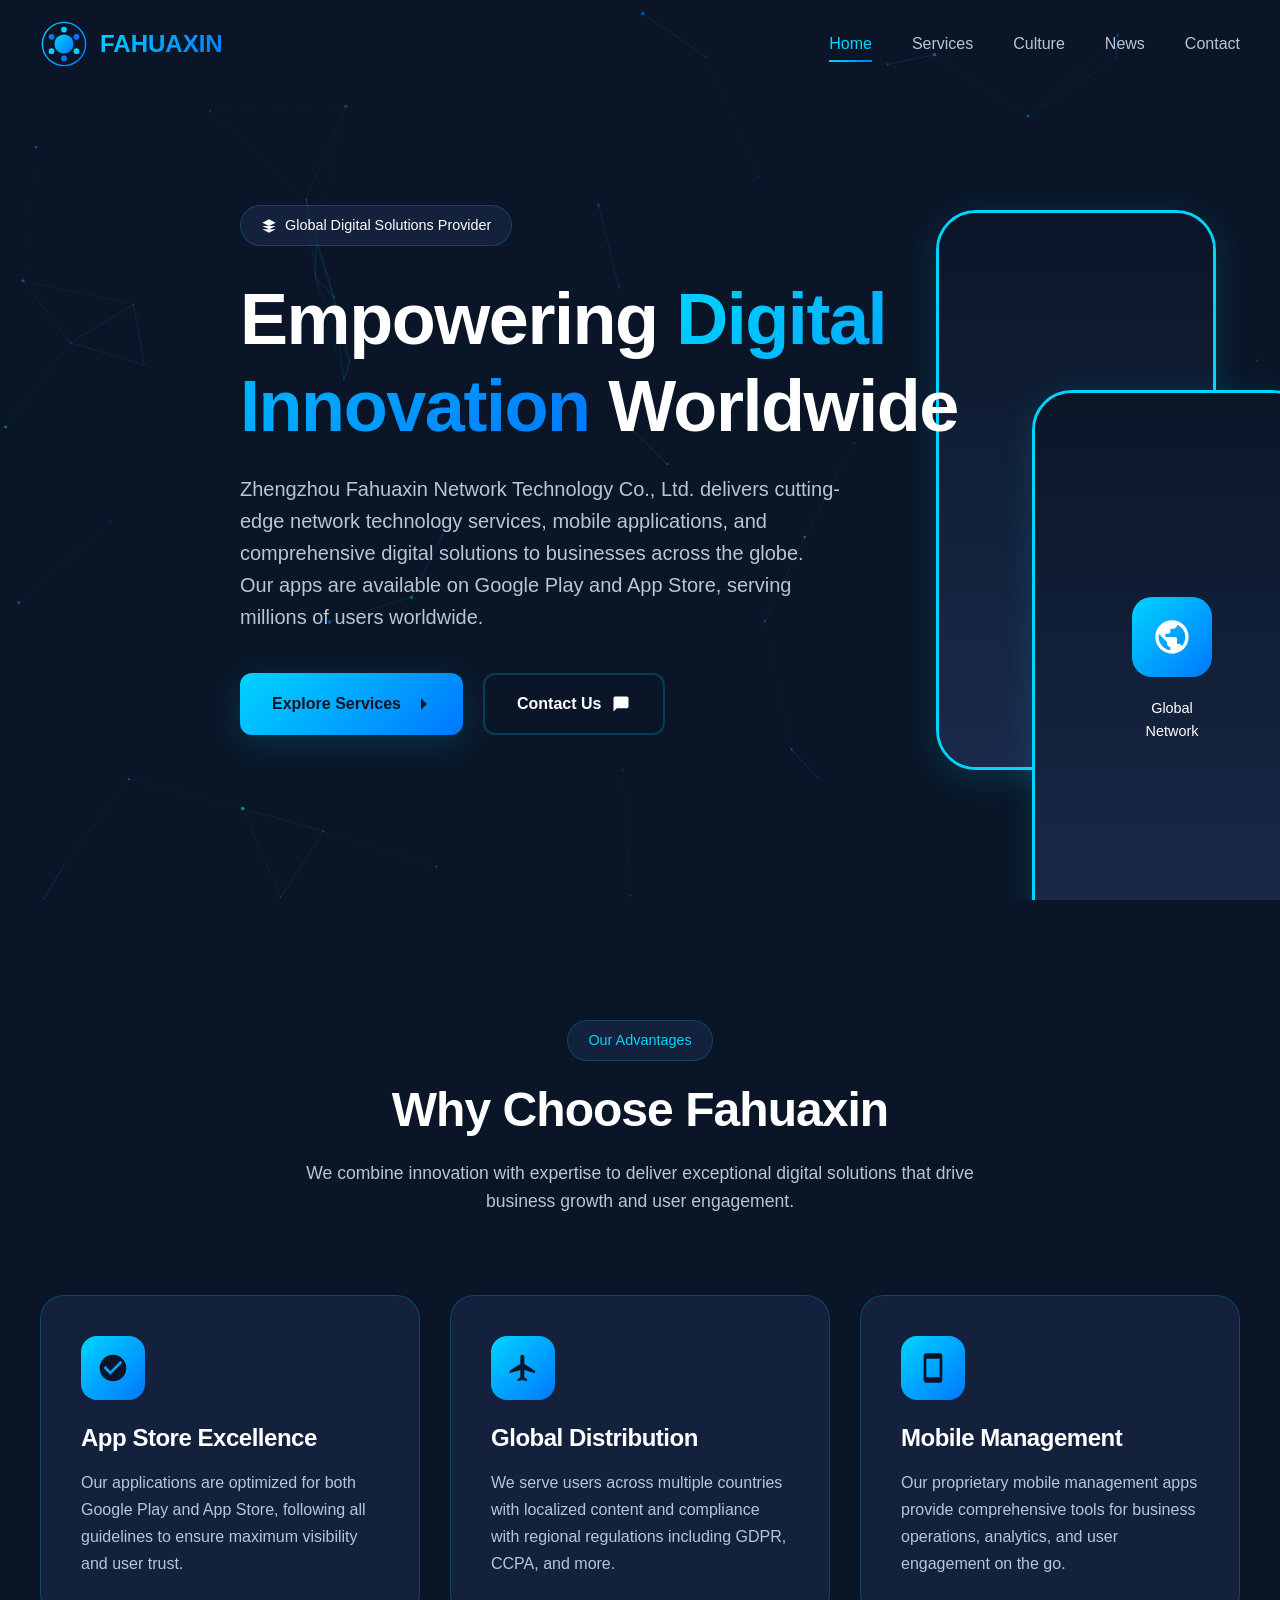
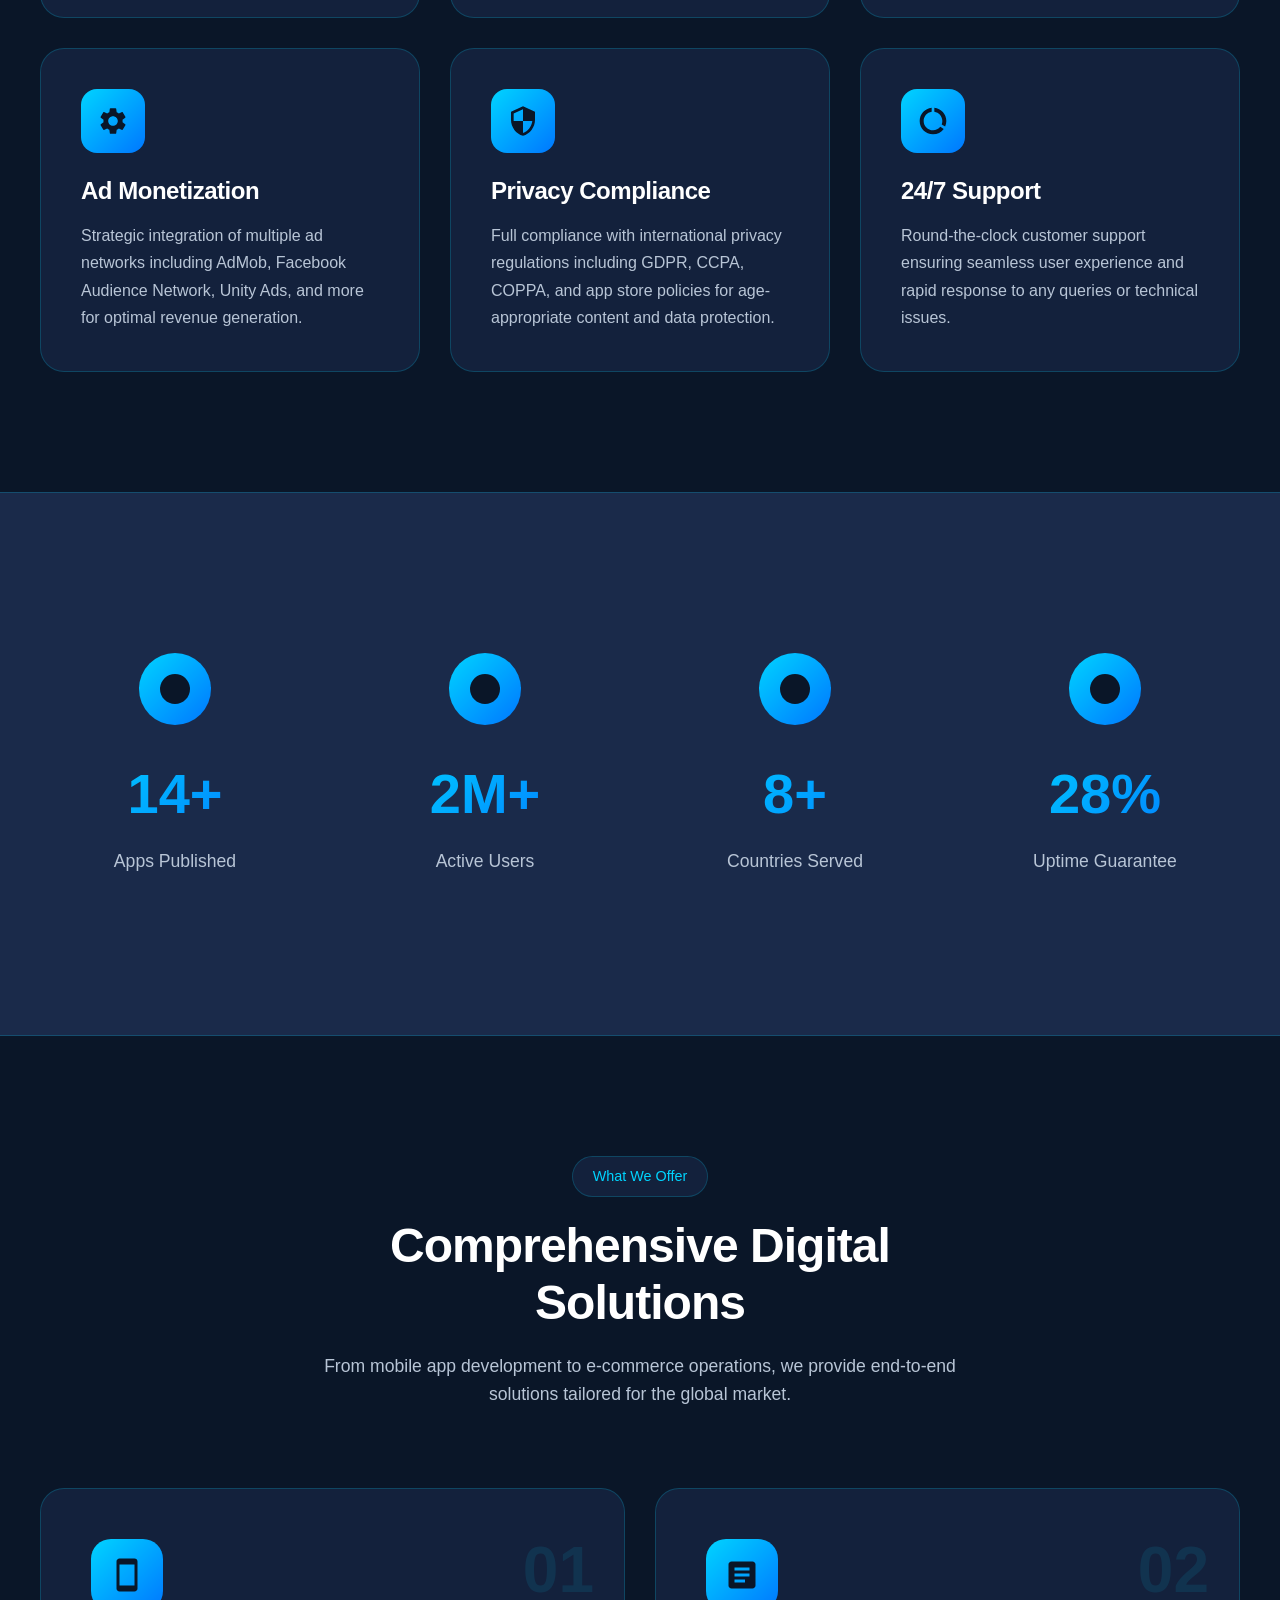
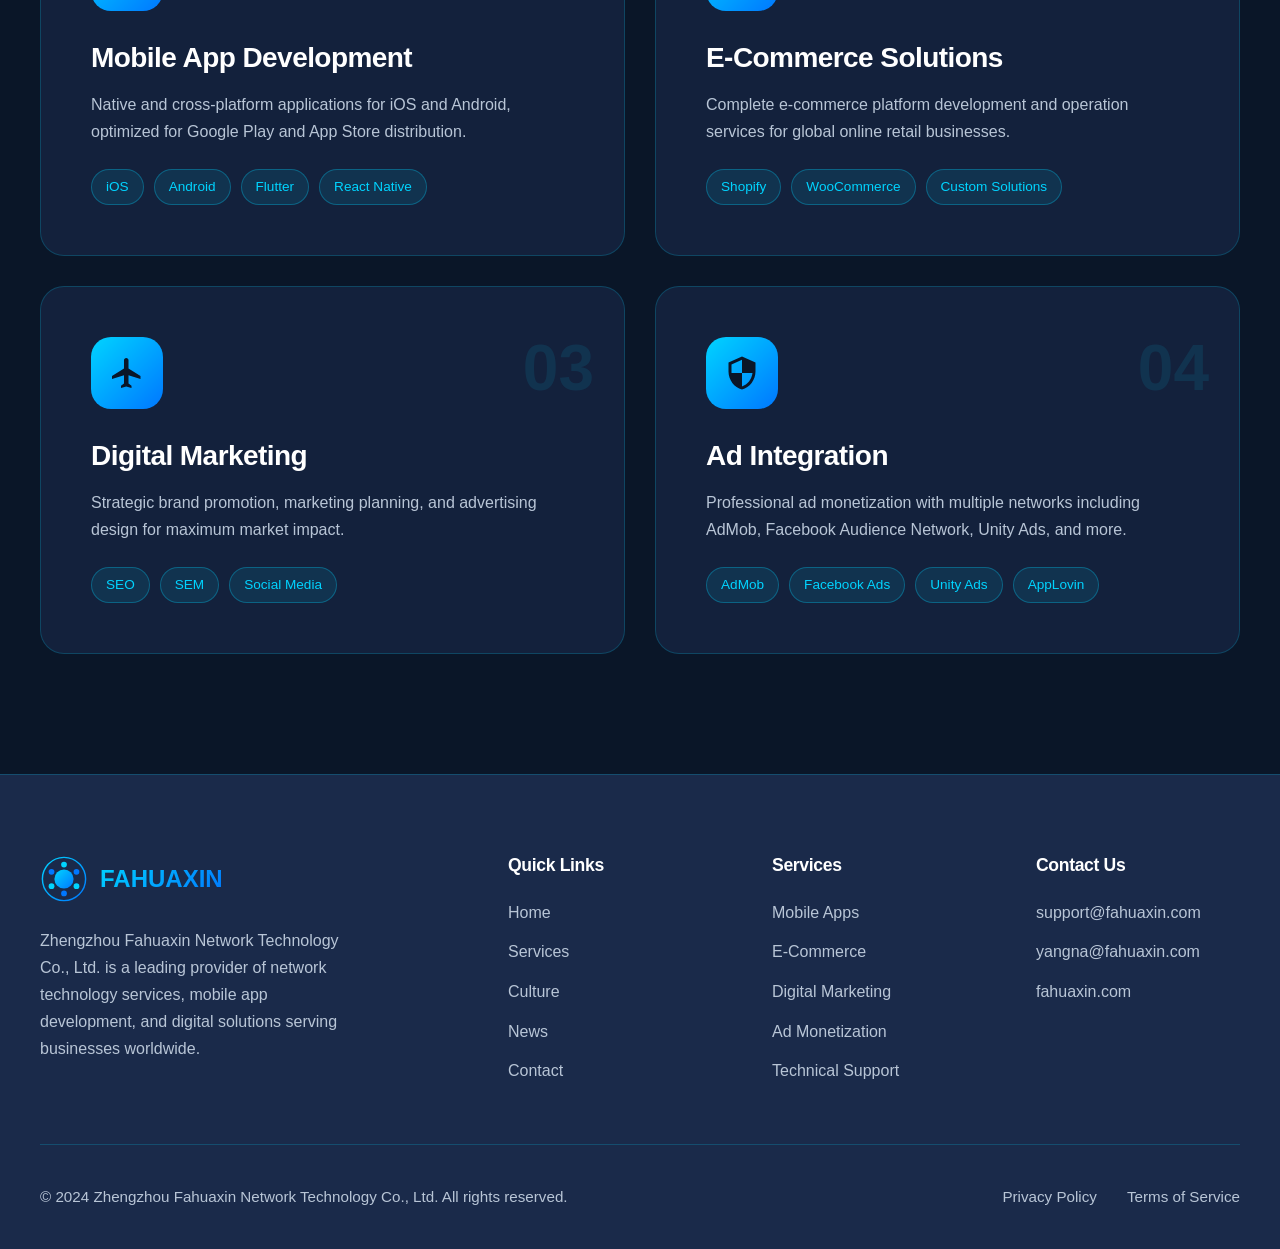
<file: index.html>
<!DOCTYPE html>
<html lang="en">
<head>
    <meta charset="UTF-8">
    <meta name="viewport" content="width=device-width, initial-scale=1.0">
    <meta name="description" content="Zhengzhou Fahuaxin Network Technology Co., Ltd. - Leading provider of network technology services, mobile app development, and digital solutions for global markets.">
    <meta name="keywords" content="network technology, mobile apps, app development, e-commerce, digital solutions, Google Play, App Store">
    <meta name="author" content="Zhengzhou Fahuaxin Network Technology Co., Ltd.">
    <meta name="robots" content="index, follow">
    <meta property="og:title" content="Zhengzhou Fahuaxin Network Technology Co., Ltd.">
    <meta property="og:description" content="Leading provider of network technology services and mobile app solutions">
    <meta property="og:type" content="website">
    <meta property="og:url" content="https://fahuaxin.com">
    <meta property="og:image" content="images/og-image.png">
    <meta name="twitter:card" content="summary_large_image">
    <link rel="canonical" href="https://fahuaxin.com">
    <title>Zhengzhou Fahuaxin Network Technology Co., Ltd. - Network Technology & Mobile App Solutions</title>
    <link rel="icon" type="image/svg+xml" href="images/logo.svg">
    <link rel="stylesheet" href="css/style.css">
    <script type="application/ld+json">
    {
        "@context": "https://schema.org",
        "@type": "Organization",
        "name": "Zhengzhou Fahuaxin Network Technology Co., Ltd.",
        "url": "https://fahuaxin.com",
        "logo": "https://fahuaxin.com/images/logo.svg",
        "contactPoint": {
            "@type": "ContactPoint",
            "email": "support@fahuaxin.com",
            "contactType": "customer service"
        },
        "address": {
            "@type": "PostalAddress",
            "streetAddress": "No. 2, 1st Floor, Zhongyuan, Building 6, No. 60 Nanping Road, Erqi District",
            "addressLocality": "Zhengzhou City",
            "addressRegion": "Erqi District",
            "addressCountry": "CN"
        }
    }
    </script>
</head>
<body>
    <canvas id="bg-canvas"></canvas>
    
    <nav class="nav">
        <div class="container">
            <div class="nav-inner">
                <a href="index.html" class="nav-logo">
                    <svg viewBox="0 0 100 100" xmlns="http://www.w3.org/2000/svg">
                        <defs>
                            <linearGradient id="navLogoGradient" x1="0%" y1="0%" x2="100%" y2="100%">
                                <stop offset="0%" style="stop-color:#00d4ff"/>
                                <stop offset="100%" style="stop-color:#0077ff"/>
                            </linearGradient>
                        </defs>
                        <circle cx="50" cy="50" r="45" fill="none" stroke="url(#navLogoGradient)" stroke-width="3"/>
                        <circle cx="50" cy="50" r="20" fill="url(#navLogoGradient)"/>
                        <circle cx="50" cy="20" r="6" fill="#00d4ff"/>
                        <circle cx="76" cy="35" r="6" fill="#0077ff"/>
                        <circle cx="76" cy="65" r="6" fill="#00d4ff"/>
                        <circle cx="50" cy="80" r="6" fill="#0077ff"/>
                        <circle cx="24" cy="65" r="6" fill="#00d4ff"/>
                        <circle cx="24" cy="35" r="6" fill="#0077ff"/>
                    </svg>
                    <span class="nav-logo-text">FAHUAXIN</span>
                </a>
                <ul class="nav-menu">
                    <li><a href="index.html" class="nav-link active">Home</a></li>
                    <li><a href="services.html" class="nav-link">Services</a></li>
                    <li><a href="culture.html" class="nav-link">Culture</a></li>
                    <li><a href="news.html" class="nav-link">News</a></li>
                    <li><a href="contact.html" class="nav-link">Contact</a></li>
                </ul>
                <div class="nav-toggle">
                    <span></span>
                    <span></span>
                    <span></span>
                </div>
            </div>
        </div>
    </nav>

    <section class="hero">
        <div class="container">
            <div class="hero-content">
                <div class="hero-badge">
                    <svg viewBox="0 0 24 24" fill="currentColor"><path d="M12 2L2 7l10 5 10-5-10-5zM2 17l10 5 10-5M2 12l10 5 10-5"/></svg>
                    Global Digital Solutions Provider
                </div>
                <h1>Empowering <span>Digital Innovation</span> Worldwide</h1>
                <p class="hero-description">Zhengzhou Fahuaxin Network Technology Co., Ltd. delivers cutting-edge network technology services, mobile applications, and comprehensive digital solutions to businesses across the globe. Our apps are available on Google Play and App Store, serving millions of users worldwide.</p>
                <div class="hero-buttons">
                    <a href="services.html" class="btn btn-primary">
                        Explore Services
                        <svg viewBox="0 0 24 24" fill="currentColor"><path d="M5 12h14M12 5l7 7-7 7"/></svg>
                    </a>
                    <a href="contact.html" class="btn btn-secondary">
                        Contact Us
                        <svg viewBox="0 0 24 24" fill="currentColor"><path d="M21 15a2 2 0 0 1-2 2H7l-4 4V5a2 2 0 0 1 2-2h14a2 2 0 0 1 2 2z"/></svg>
                    </a>
                </div>
            </div>
            <div class="hero-visual">
                <div class="hero-visual-inner">
                    <div class="hero-float">
                        <div class="hero-phone">
                            <div class="hero-phone-screen">
                                <div class="hero-phone-icon">
                                    <svg viewBox="0 0 24 24"><path d="M12 2C6.48 2 2 6.48 2 12s4.48 10 10 10 10-4.48 10-10S17.52 2 12 2zm-2 15l-5-5 1.41-1.41L10 14.17l7.59-7.59L19 8l-9 9z"/></svg>
                                </div>
                                <p class="hero-phone-text">Mobile App<br>Solutions</p>
                            </div>
                        </div>
                    </div>
                    <div class="hero-float">
                        <div class="hero-phone">
                            <div class="hero-phone-screen">
                                <div class="hero-phone-icon">
                                    <svg viewBox="0 0 24 24"><path d="M12 2C6.48 2 2 6.48 2 12s4.48 10 10 10 10-4.48 10-10S17.52 2 12 2zm-1 17.93c-3.95-.49-7-3.85-7-7.93 0-.62.08-1.21.21-1.79L9 15v1c0 1.1.9 2 2 2v1.93zm6.9-2.54c-.26-.81-1-1.39-1.9-1.39h-1v-3c0-.55-.45-1-1-1H8v-2h2c.55 0 1-.45 1-1V7h2c1.1 0 2-.9 2-2v-.41c2.93 1.19 5 4.06 5 7.41 0 2.08-.8 3.97-2.1 5.39z"/></svg>
                                </div>
                                <p class="hero-phone-text">Global<br>Network</p>
                            </div>
                        </div>
                    </div>
                </div>
            </div>
        </div>
    </section>

    <section class="section" id="features">
        <div class="container">
            <div class="section-header animate-on-scroll">
                <span class="section-badge">Our Advantages</span>
                <h2>Why Choose Fahuaxin</h2>
                <p class="section-description">We combine innovation with expertise to deliver exceptional digital solutions that drive business growth and user engagement.</p>
            </div>
            <div class="features-grid">
                <div class="feature-card animate-on-scroll">
                    <div class="feature-icon">
                        <svg viewBox="0 0 24 24"><path d="M12 2C6.48 2 2 6.48 2 12s4.48 10 10 10 10-4.48 10-10S17.52 2 12 2zm-2 15l-5-5 1.41-1.41L10 14.17l7.59-7.59L19 8l-9 9z"/></svg>
                    </div>
                    <h3>App Store Excellence</h3>
                    <p>Our applications are optimized for both Google Play and App Store, following all guidelines to ensure maximum visibility and user trust.</p>
                </div>
                <div class="feature-card animate-on-scroll">
                    <div class="feature-icon">
                        <svg viewBox="0 0 24 24"><path d="M21 16v-2l-8-5V3.5c0-.83-.67-1.5-1.5-1.5S10 2.67 10 3.5V9l-8 5v2l8-2.5V19l-2 1.5V22l3.5-1 3.5 1v-1.5L13 19v-5.5l8 2.5z"/></svg>
                    </div>
                    <h3>Global Distribution</h3>
                    <p>We serve users across multiple countries with localized content and compliance with regional regulations including GDPR, CCPA, and more.</p>
                </div>
                <div class="feature-card animate-on-scroll">
                    <div class="feature-icon">
                        <svg viewBox="0 0 24 24"><path d="M17 1.01L7 1c-1.1 0-2 .9-2 2v18c0 1.1.9 2 2 2h10c1.1 0 2-.9 2-2V3c0-1.1-.9-1.99-2-1.99zM17 19H7V5h10v14z"/></svg>
                    </div>
                    <h3>Mobile Management</h3>
                    <p>Our proprietary mobile management apps provide comprehensive tools for business operations, analytics, and user engagement on the go.</p>
                </div>
                <div class="feature-card animate-on-scroll">
                    <div class="feature-icon">
                        <svg viewBox="0 0 24 24"><path d="M19.14 12.94c.04-.31.06-.63.06-.94 0-.31-.02-.63-.06-.94l2.03-1.58c.18-.14.23-.41.12-.61l-1.92-3.32c-.12-.22-.37-.29-.59-.22l-2.39.96c-.5-.38-1.03-.7-1.62-.94l-.36-2.54c-.04-.24-.24-.41-.48-.41h-3.84c-.24 0-.43.17-.47.41l-.36 2.54c-.59.24-1.13.57-1.62.94l-2.39-.96c-.22-.08-.47 0-.59.22L2.74 8.87c-.12.21-.08.47.12.61l2.03 1.58c-.04.31-.06.63-.06.94s.02.63.06.94l-2.03 1.58c-.18.14-.23.41-.12.61l1.92 3.32c.12.22.37.29.59.22l2.39-.96c.5.38 1.03.7 1.62.94l.36 2.54c.05.24.24.41.48.41h3.84c.24 0 .44-.17.47-.41l.36-2.54c.59-.24 1.13-.56 1.62-.94l2.39.96c.22.08.47 0 .59-.22l1.92-3.32c.12-.22.07-.47-.12-.61l-2.01-1.58zM12 15.6c-1.98 0-3.6-1.62-3.6-3.6s1.62-3.6 3.6-3.6 3.6 1.62 3.6 3.6-1.62 3.6-3.6 3.6z"/></svg>
                    </div>
                    <h3>Ad Monetization</h3>
                    <p>Strategic integration of multiple ad networks including AdMob, Facebook Audience Network, Unity Ads, and more for optimal revenue generation.</p>
                </div>
                <div class="feature-card animate-on-scroll">
                    <div class="feature-icon">
                        <svg viewBox="0 0 24 24"><path d="M12 1L3 5v6c0 5.55 3.84 10.74 9 12 5.16-1.26 9-6.45 9-12V5l-9-4zm0 10.99h7c-.53 4.12-3.28 7.79-7 8.94V12H5V6.3l7-3.11v8.8z"/></svg>
                    </div>
                    <h3>Privacy Compliance</h3>
                    <p>Full compliance with international privacy regulations including GDPR, CCPA, COPPA, and app store policies for age-appropriate content and data protection.</p>
                </div>
                <div class="feature-card animate-on-scroll">
                    <div class="feature-icon">
                        <svg viewBox="0 0 24 24"><path d="M13 2.05v3.03c3.39.49 6 3.39 6 6.92 0 .9-.18 1.75-.48 2.54l2.6 1.53c.56-1.24.88-2.62.88-4.07 0-5.18-3.95-9.45-9-9.95zM12 19c-3.87 0-7-3.13-7-7 0-3.53 2.61-6.43 6-6.92V2.05c-5.06.5-9 4.76-9 9.95 0 5.52 4.47 10 9.99 10 3.31 0 6.24-1.61 8.06-4.09l-2.6-1.53C16.17 17.98 14.21 19 12 19z"/></svg>
                    </div>
                    <h3>24/7 Support</h3>
                    <p>Round-the-clock customer support ensuring seamless user experience and rapid response to any queries or technical issues.</p>
                </div>
            </div>
        </div>
    </section>

    <section class="section stats-section">
        <div class="container">
            <div class="stats-grid">
                <div class="stat-item animate-on-scroll">
                    <div class="stat-icon">
                        <svg viewBox="0 0 24 24"><path d="M12 2C6.48 2 2 6.48 2 12s4.48 10 10 10 10-4.48 10-10S17.52 2 12 2z"/></svg>
                    </div>
                    <div class="stat-number" data-count="50" data-suffix="+">0</div>
                    <div class="stat-label">Apps Published</div>
                </div>
                <div class="stat-item animate-on-scroll">
                    <div class="stat-icon">
                        <svg viewBox="0 0 24 24"><path d="M12 2C6.48 2 2 6.48 2 12s4.48 10 10 10 10-4.48 10-10S17.52 2 12 2z"/></svg>
                    </div>
                    <div class="stat-number" data-count="10" data-suffix="M+">0</div>
                    <div class="stat-label">Active Users</div>
                </div>
                <div class="stat-item animate-on-scroll">
                    <div class="stat-icon">
                        <svg viewBox="0 0 24 24"><path d="M12 2C6.48 2 2 6.48 2 12s4.48 10 10 10 10-4.48 10-10S17.52 2 12 2z"/></svg>
                    </div>
                    <div class="stat-number" data-count="30" data-suffix="+">0</div>
                    <div class="stat-label">Countries Served</div>
                </div>
                <div class="stat-item animate-on-scroll">
                    <div class="stat-icon">
                        <svg viewBox="0 0 24 24"><path d="M12 2C6.48 2 2 6.48 2 12s4.48 10 10 10 10-4.48 10-10S17.52 2 12 2z"/></svg>
                    </div>
                    <div class="stat-number" data-count="99" data-suffix="%">0</div>
                    <div class="stat-label">Uptime Guarantee</div>
                </div>
            </div>
        </div>
    </section>

    <section class="section" id="services-preview">
        <div class="container">
            <div class="section-header animate-on-scroll">
                <span class="section-badge">What We Offer</span>
                <h2>Comprehensive Digital Solutions</h2>
                <p class="section-description">From mobile app development to e-commerce operations, we provide end-to-end solutions tailored for the global market.</p>
            </div>
            <div class="services-grid">
                <div class="service-card animate-on-scroll">
                    <span class="service-number">01</span>
                    <div class="service-icon">
                        <svg viewBox="0 0 24 24"><path d="M17 1.01L7 1c-1.1 0-2 .9-2 2v18c0 1.1.9 2 2 2h10c1.1 0 2-.9 2-2V3c0-1.1-.9-1.99-2-1.99zM17 19H7V5h10v14z"/></svg>
                    </div>
                    <h3>Mobile App Development</h3>
                    <p>Native and cross-platform applications for iOS and Android, optimized for Google Play and App Store distribution.</p>
                    <div class="service-tags">
                        <span class="service-tag">iOS</span>
                        <span class="service-tag">Android</span>
                        <span class="service-tag">Flutter</span>
                        <span class="service-tag">React Native</span>
                    </div>
                </div>
                <div class="service-card animate-on-scroll">
                    <span class="service-number">02</span>
                    <div class="service-icon">
                        <svg viewBox="0 0 24 24"><path d="M19 3H5c-1.1 0-2 .9-2 2v14c0 1.1.9 2 2 2h14c1.1 0 2-.9 2-2V5c0-1.1-.9-2-2-2zm-5 14H7v-2h7v2zm3-4H7v-2h10v2zm0-4H7V7h10v2z"/></svg>
                    </div>
                    <h3>E-Commerce Solutions</h3>
                    <p>Complete e-commerce platform development and operation services for global online retail businesses.</p>
                    <div class="service-tags">
                        <span class="service-tag">Shopify</span>
                        <span class="service-tag">WooCommerce</span>
                        <span class="service-tag">Custom Solutions</span>
                    </div>
                </div>
                <div class="service-card animate-on-scroll">
                    <span class="service-number">03</span>
                    <div class="service-icon">
                        <svg viewBox="0 0 24 24"><path d="M21 16v-2l-8-5V3.5c0-.83-.67-1.5-1.5-1.5S10 2.67 10 3.5V9l-8 5v2l8-2.5V19l-2 1.5V22l3.5-1 3.5 1v-1.5L13 19v-5.5l8 2.5z"/></svg>
                    </div>
                    <h3>Digital Marketing</h3>
                    <p>Strategic brand promotion, marketing planning, and advertising design for maximum market impact.</p>
                    <div class="service-tags">
                        <span class="service-tag">SEO</span>
                        <span class="service-tag">SEM</span>
                        <span class="service-tag">Social Media</span>
                    </div>
                </div>
                <div class="service-card animate-on-scroll">
                    <span class="service-number">04</span>
                    <div class="service-icon">
                        <svg viewBox="0 0 24 24"><path d="M12 1L3 5v6c0 5.55 3.84 10.74 9 12 5.16-1.26 9-6.45 9-12V5l-9-4zm0 10.99h7c-.53 4.12-3.28 7.79-7 8.94V12H5V6.3l7-3.11v8.8z"/></svg>
                    </div>
                    <h3>Ad Integration</h3>
                    <p>Professional ad monetization with multiple networks including AdMob, Facebook Audience Network, Unity Ads, and more.</p>
                    <div class="service-tags">
                        <span class="service-tag">AdMob</span>
                        <span class="service-tag">Facebook Ads</span>
                        <span class="service-tag">Unity Ads</span>
                        <span class="service-tag">AppLovin</span>
                    </div>
                </div>
            </div>
        </div>
    </section>

    <footer class="footer">
        <div class="container">
            <div class="footer-grid">
                <div class="footer-brand">
                    <div class="footer-logo">
                        <svg viewBox="0 0 100 100" xmlns="http://www.w3.org/2000/svg">
                            <defs>
                                <linearGradient id="footerLogoGradient" x1="0%" y1="0%" x2="100%" y2="100%">
                                    <stop offset="0%" style="stop-color:#00d4ff"/>
                                    <stop offset="100%" style="stop-color:#0077ff"/>
                                </linearGradient>
                            </defs>
                            <circle cx="50" cy="50" r="45" fill="none" stroke="url(#footerLogoGradient)" stroke-width="3"/>
                            <circle cx="50" cy="50" r="20" fill="url(#footerLogoGradient)"/>
                            <circle cx="50" cy="20" r="6" fill="#00d4ff"/>
                            <circle cx="76" cy="35" r="6" fill="#0077ff"/>
                            <circle cx="76" cy="65" r="6" fill="#00d4ff"/>
                            <circle cx="50" cy="80" r="6" fill="#0077ff"/>
                            <circle cx="24" cy="65" r="6" fill="#00d4ff"/>
                            <circle cx="24" cy="35" r="6" fill="#0077ff"/>
                        </svg>
                        <span class="footer-logo-text">FAHUAXIN</span>
                    </div>
                    <p>Zhengzhou Fahuaxin Network Technology Co., Ltd. is a leading provider of network technology services, mobile app development, and digital solutions serving businesses worldwide.</p>
                </div>
                <div class="footer-column">
                    <h4>Quick Links</h4>
                    <ul class="footer-links">
                        <li><a href="index.html">Home</a></li>
                        <li><a href="services.html">Services</a></li>
                        <li><a href="culture.html">Culture</a></li>
                        <li><a href="news.html">News</a></li>
                        <li><a href="contact.html">Contact</a></li>
                    </ul>
                </div>
                <div class="footer-column">
                    <h4>Services</h4>
                    <ul class="footer-links">
                        <li><a href="services.html">Mobile Apps</a></li>
                        <li><a href="services.html">E-Commerce</a></li>
                        <li><a href="services.html">Digital Marketing</a></li>
                        <li><a href="services.html">Ad Monetization</a></li>
                        <li><a href="services.html">Technical Support</a></li>
                    </ul>
                </div>
                <div class="footer-column">
                    <h4>Contact Us</h4>
                    <ul class="footer-links">
                        <li><a href="mailto:support@fahuaxin.com">support@fahuaxin.com</a></li>
                        <li><a href="mailto:yangna@fahuaxin.com">yangna@fahuaxin.com</a></li>
                        <li><a href="https://fahuaxin.com">fahuaxin.com</a></li>
                    </ul>
                </div>
            </div>
            <div class="footer-bottom">
                <p class="footer-copyright">© 2024 Zhengzhou Fahuaxin Network Technology Co., Ltd. All rights reserved.</p>
                <div class="footer-legal">
                    <a href="privacy-policy.html">Privacy Policy</a>
                    <a href="terms-of-service.html">Terms of Service</a>
                </div>
            </div>
        </div>
    </footer>

    <script src="js/main.js"></script>
</body>
</html>
</file>
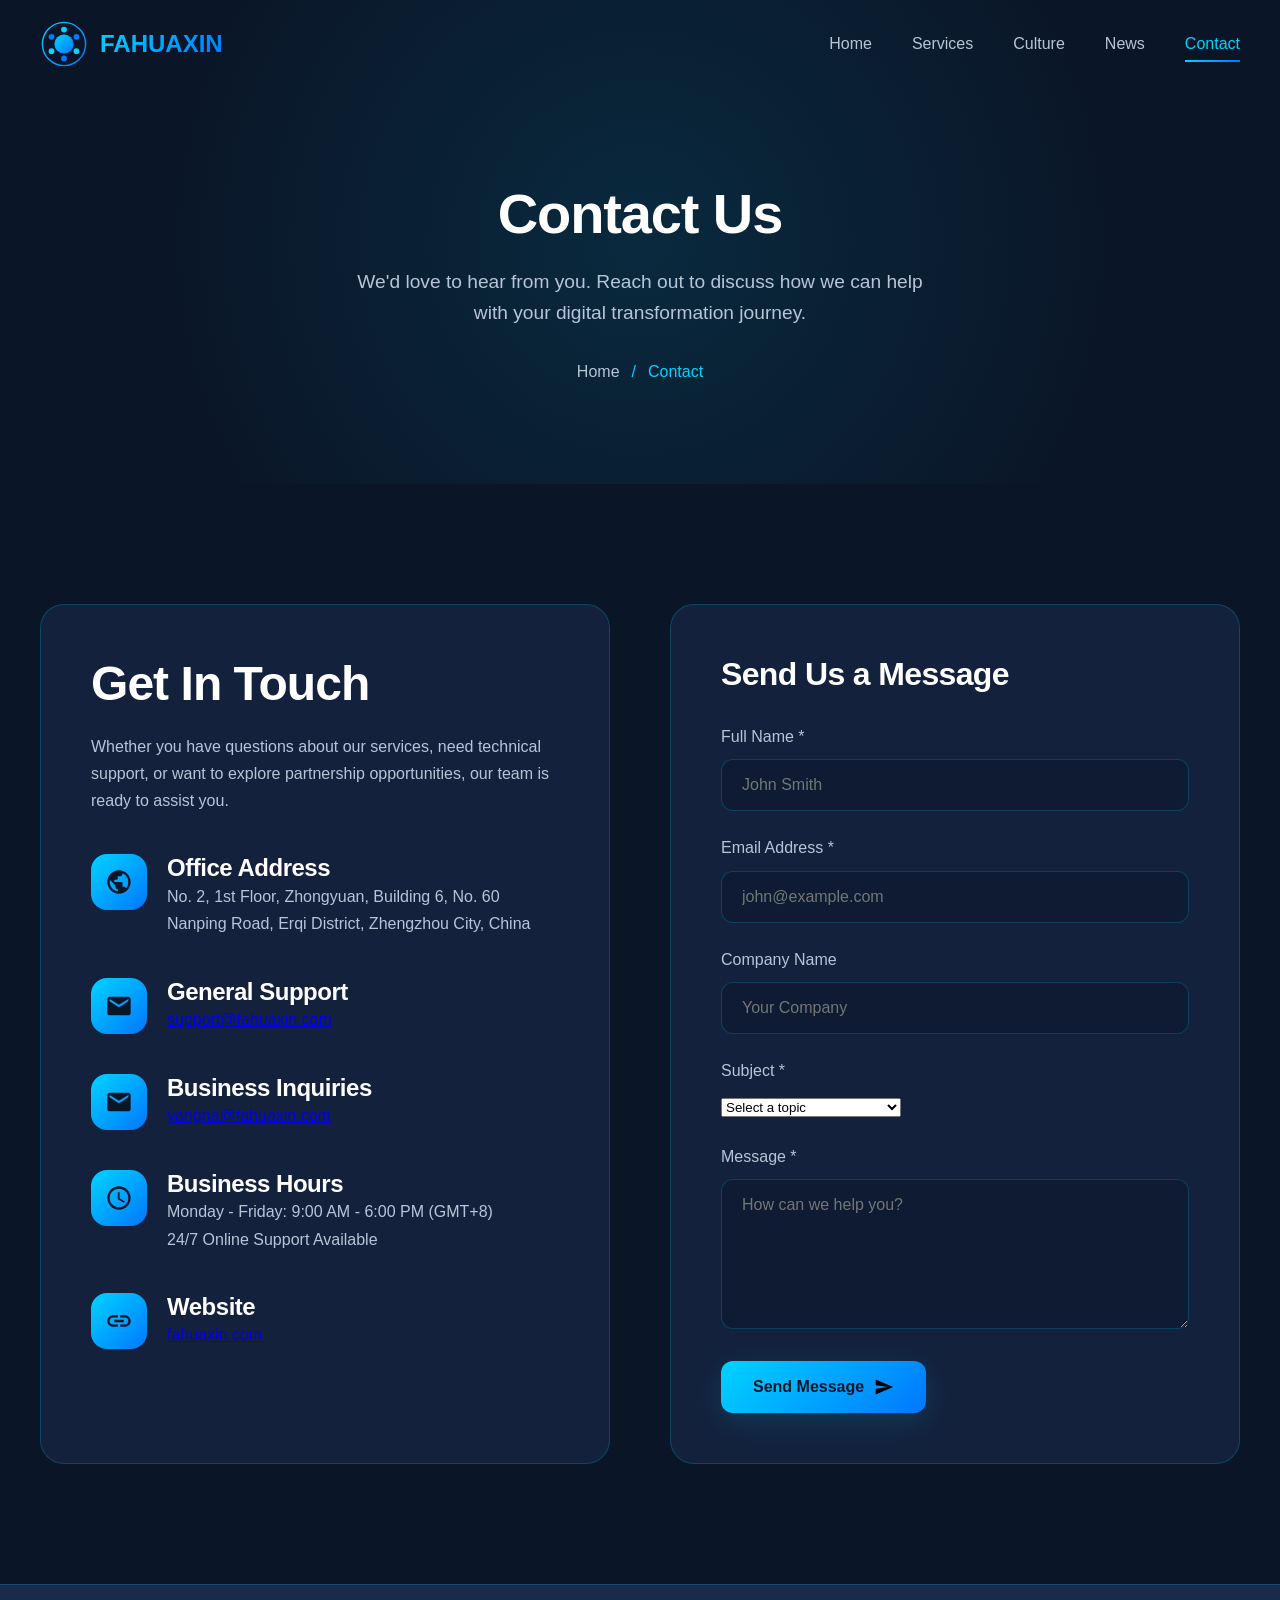
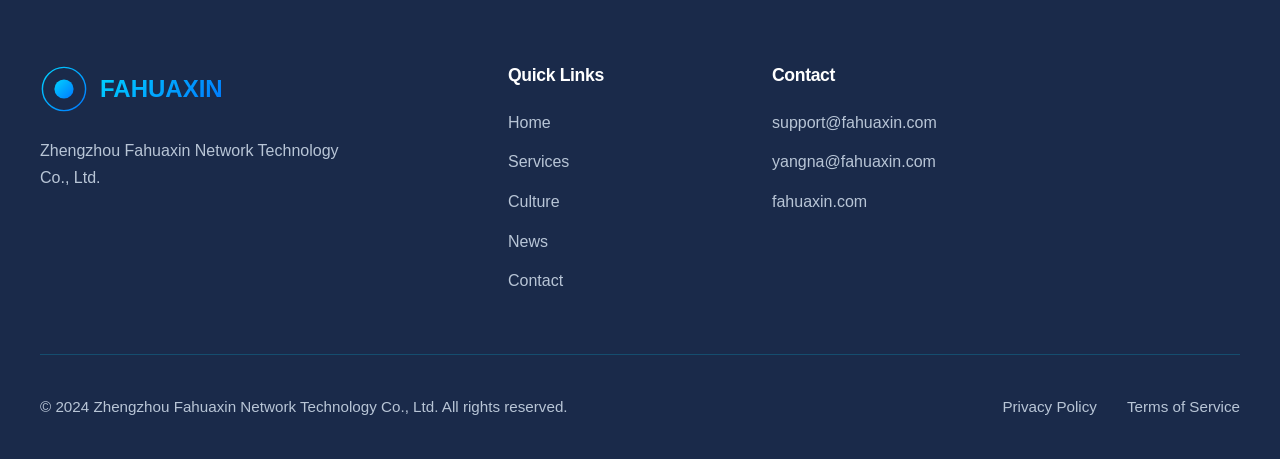
<file: contact.html>
<!DOCTYPE html>
<html lang="en">
<head>
    <meta charset="UTF-8">
    <meta name="viewport" content="width=device-width, initial-scale=1.0">
    <meta name="description" content="Contact Zhengzhou Fahuaxin Network Technology Co., Ltd. - Get in touch for inquiries about our services and digital solutions.">
    <meta name="author" content="Zhengzhou Fahuaxin Network Technology Co., Ltd.">
    <meta name="robots" content="index, follow">
    <link rel="canonical" href="https://fahuaxin.com/contact.html">
    <title>Contact Us - Zhengzhou Fahuaxin Network Technology Co., Ltd.</title>
    <link rel="icon" type="image/svg+xml" href="images/logo.svg">
    <link rel="stylesheet" href="css/style.css">
</head>
<body>
    <nav class="nav">
        <div class="container">
            <div class="nav-inner">
                <a href="index.html" class="nav-logo">
                    <svg viewBox="0 0 100 100" xmlns="http://www.w3.org/2000/svg">
                        <defs>
                            <linearGradient id="navLogoGradient" x1="0%" y1="0%" x2="100%" y2="100%">
                                <stop offset="0%" style="stop-color:#00d4ff"/>
                                <stop offset="100%" style="stop-color:#0077ff"/>
                            </linearGradient>
                        </defs>
                        <circle cx="50" cy="50" r="45" fill="none" stroke="url(#navLogoGradient)" stroke-width="3"/>
                        <circle cx="50" cy="50" r="20" fill="url(#navLogoGradient)"/>
                        <circle cx="50" cy="20" r="6" fill="#00d4ff"/>
                        <circle cx="76" cy="35" r="6" fill="#0077ff"/>
                        <circle cx="76" cy="65" r="6" fill="#00d4ff"/>
                        <circle cx="50" cy="80" r="6" fill="#0077ff"/>
                        <circle cx="24" cy="65" r="6" fill="#00d4ff"/>
                        <circle cx="24" cy="35" r="6" fill="#0077ff"/>
                    </svg>
                    <span class="nav-logo-text">FAHUAXIN</span>
                </a>
                <ul class="nav-menu">
                    <li><a href="index.html" class="nav-link">Home</a></li>
                    <li><a href="services.html" class="nav-link">Services</a></li>
                    <li><a href="culture.html" class="nav-link">Culture</a></li>
                    <li><a href="news.html" class="nav-link">News</a></li>
                    <li><a href="contact.html" class="nav-link active">Contact</a></li>
                </ul>
                <div class="nav-toggle"><span></span><span></span><span></span></div>
            </div>
        </div>
    </nav>
    <section class="page-header">
        <div class="container">
            <div class="page-header-content">
                <h1>Contact Us</h1>
                <p>We'd love to hear from you. Reach out to discuss how we can help with your digital transformation journey.</p>
                <div class="breadcrumb"><a href="index.html">Home</a><span>/</span><span>Contact</span></div>
            </div>
        </div>
    </section>
    <section class="section">
        <div class="container">
            <div class="contact-grid">
                <div class="contact-info animate-on-scroll">
                    <h2>Get In Touch</h2>
                    <p>Whether you have questions about our services, need technical support, or want to explore partnership opportunities, our team is ready to assist you.</p>
                    <div class="contact-item">
                        <div class="contact-icon">
                            <svg viewBox="0 0 24 24" width="24" height="24"><path d="M12 2C6.48 2 2 6.48 2 12s4.48 10 10 10 10-4.48 10-10S17.52 2 12 2zm-1 17.93c-3.95-.49-7-3.85-7-7.93 0-.62.08-1.21.21-1.79L9 15v1c0 1.1.9 2 2 2v1.93zm6.9-2.54c-.26-.81-1-1.39-1.9-1.39h-1v-3c0-.55-.45-1-1-1H8v-2h2c.55 0 1-.45 1-1V7h2c1.1 0 2-.9 2-2v-.41c2.93 1.19 5 4.06 5 7.41 0 2.08-.8 3.97-2.1 5.39z"/></svg>
                        </div>
                        <div class="contact-text">
                            <h4>Office Address</h4>
                            <p>No. 2, 1st Floor, Zhongyuan, Building 6, No. 60 Nanping Road, Erqi District, Zhengzhou City, China</p>
                        </div>
                    </div>
                    <div class="contact-item">
                        <div class="contact-icon">
                            <svg viewBox="0 0 24 24" width="24" height="24"><path d="M20 4H4c-1.1 0-1.99.9-1.99 2L2 18c0 1.1.9 2 2 2h16c1.1 0 2-.9 2-2V6c0-1.1-.9-2-2-2zm0 4l-8 5-8-5V6l8 5 8-5v2z"/></svg>
                        </div>
                        <div class="contact-text">
                            <h4>General Support</h4>
                            <p><a href="mailto:support@fahuaxin.com">support@fahuaxin.com</a></p>
                        </div>
                    </div>
                    <div class="contact-item">
                        <div class="contact-icon">
                            <svg viewBox="0 0 24 24" width="24" height="24"><path d="M20 4H4c-1.1 0-1.99.9-1.99 2L2 18c0 1.1.9 2 2 2h16c1.1 0 2-.9 2-2V6c0-1.1-.9-2-2-2zm0 4l-8 5-8-5V6l8 5 8-5v2z"/></svg>
                        </div>
                        <div class="contact-text">
                            <h4>Business Inquiries</h4>
                            <p><a href="mailto:yangna@fahuaxin.com">yangna@fahuaxin.com</a></p>
                        </div>
                    </div>
                    <div class="contact-item">
                        <div class="contact-icon">
                            <svg viewBox="0 0 24 24" width="24" height="24"><path d="M11.99 2C6.47 2 2 6.48 2 12s4.47 10 9.99 10C17.52 22 22 17.52 22 12S17.52 2 11.99 2zM12 20c-4.42 0-8-3.58-8-8s3.58-8 8-8 8 3.58 8 8-3.58 8-8 8zm.5-13H11v6l5.25 3.15.75-1.23-4.5-2.67z"/></svg>
                        </div>
                        <div class="contact-text">
                            <h4>Business Hours</h4>
                            <p>Monday - Friday: 9:00 AM - 6:00 PM (GMT+8)<br>24/7 Online Support Available</p>
                        </div>
                    </div>
                    <div class="contact-item">
                        <div class="contact-icon">
                            <svg viewBox="0 0 24 24" width="24" height="24"><path d="M3.9 12c0-1.71 1.39-3.1 3.1-3.1h4V7H7c-2.76 0-5 2.24-5 5s2.24 5 5 5h4v-1.9H7c-1.71 0-3.1-1.39-3.1-3.1zM8 13h8v-2H8v2zm9-6h-4v1.9h4c1.71 0 3.1 1.39 3.1 3.1s-1.39 3.1-3.1 3.1h-4V17h4c2.76 0 5-2.24 5-5s-2.24-5-5-5z"/></svg>
                        </div>
                        <div class="contact-text">
                            <h4>Website</h4>
                            <p><a href="https://fahuaxin.com">fahuaxin.com</a></p>
                        </div>
                    </div>
                </div>
                <div class="contact-form animate-on-scroll">
                    <h3>Send Us a Message</h3>
                    <form>
                        <div class="form-row">
                            <div class="form-group">
                                <label for="name">Full Name *</label>
                                <input type="text" id="name" name="name" required placeholder="John Smith">
                            </div>
                            <div class="form-group">
                                <label for="email">Email Address *</label>
                                <input type="email" id="email" name="email" required placeholder="john@example.com">
                            </div>
                        </div>
                        <div class="form-group">
                            <label for="company">Company Name</label>
                            <input type="text" id="company" name="company" placeholder="Your Company">
                        </div>
                        <div class="form-group">
                            <label for="subject">Subject *</label>
                            <select id="subject" name="subject" required>
                                <option value="">Select a topic</option>
                                <option value="general">General Inquiry</option>
                                <option value="support">Technical Support</option>
                                <option value="business">Business Partnership</option>
                                <option value="mobile">Mobile App Development</option>
                                <option value="advertising">Advertising & Monetization</option>
                                <option value="other">Other</option>
                            </select>
                        </div>
                        <div class="form-group">
                            <label for="message">Message *</label>
                            <textarea id="message" name="message" required placeholder="How can we help you?"></textarea>
                        </div>
                        <button type="submit" class="btn btn-primary">
                            Send Message
                            <svg viewBox="0 0 24 24" width="20" height="20"><path d="M2.01 21L23 12 2.01 3 2 10l15 2-15 2z"/></svg>
                        </button>
                    </form>
                </div>
            </div>
        </div>
    </section>
    <footer class="footer">
        <div class="container">
            <div class="footer-grid">
                <div class="footer-brand">
                    <div class="footer-logo">
                        <svg viewBox="0 0 100 100" width="60" height="60"><defs><linearGradient id="fg" x1="0%" y1="0%" x2="100%" y2="100%"><stop offset="0%" style="stop-color:#00d4ff"/><stop offset="100%" style="stop-color:#0077ff"/></linearGradient></defs><circle cx="50" cy="50" r="45" fill="none" stroke="url(#fg)" stroke-width="3"/><circle cx="50" cy="50" r="20" fill="url(#fg)"/></svg>
                        <span class="footer-logo-text">FAHUAXIN</span>
                    </div>
                    <p>Zhengzhou Fahuaxin Network Technology Co., Ltd.</p>
                </div>
                <div class="footer-column"><h4>Quick Links</h4><ul class="footer-links"><li><a href="index.html">Home</a></li><li><a href="services.html">Services</a></li><li><a href="culture.html">Culture</a></li><li><a href="news.html">News</a></li><li><a href="contact.html">Contact</a></li></ul></div>
                <div class="footer-column"><h4>Contact</h4><ul class="footer-links"><li><a href="mailto:support@fahuaxin.com">support@fahuaxin.com</a></li><li><a href="mailto:yangna@fahuaxin.com">yangna@fahuaxin.com</a></li><li><a href="https://fahuaxin.com">fahuaxin.com</a></li></ul></div>
            </div>
            <div class="footer-bottom">
                <p class="footer-copyright">© 2024 Zhengzhou Fahuaxin Network Technology Co., Ltd. All rights reserved.</p>
                <div class="footer-legal"><a href="privacy-policy.html">Privacy Policy</a><a href="terms-of-service.html">Terms of Service</a></div>
            </div>
        </div>
    </footer>
    <script src="js/main.js"></script>
</body>
</html>
</file>
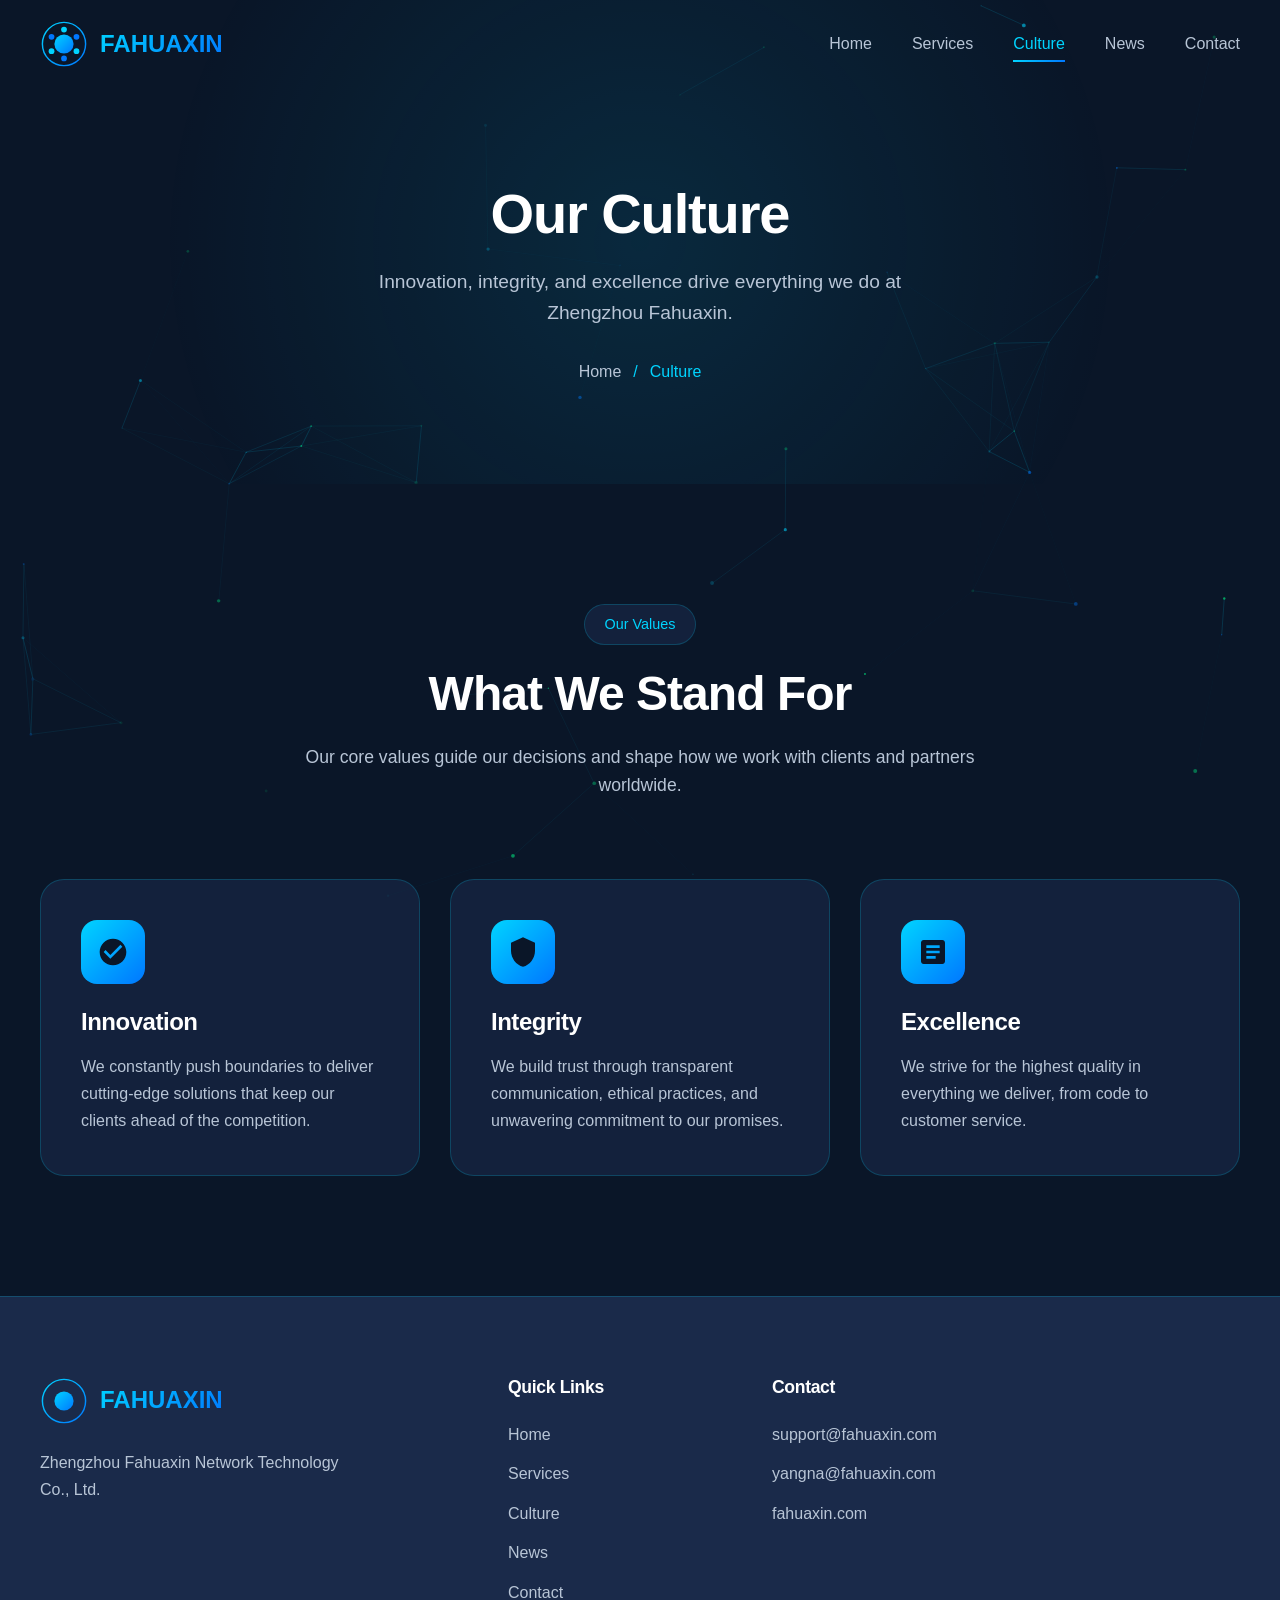
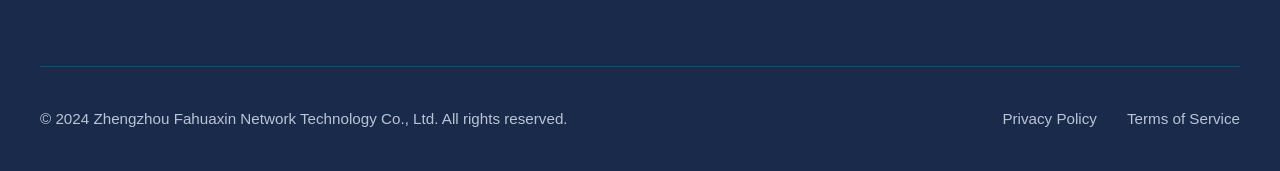
<file: culture.html>
<!DOCTYPE html>
<html lang="en">
<head>
    <meta charset="UTF-8">
    <meta name="viewport" content="width=device-width, initial-scale=1.0">
    <meta name="description" content="Corporate Culture - Learn about Zhengzhou Fahuaxin Network Technology Co., Ltd.'s values, mission, and commitment to innovation.">
    <meta name="author" content="Zhengzhou Fahuaxin Network Technology Co., Ltd.">
    <meta name="robots" content="index, follow">
    <link rel="canonical" href="https://fahuaxin.com/culture.html">
    <title>Corporate Culture - Zhengzhou Fahuaxin Network Technology Co., Ltd.</title>
    <link rel="icon" type="image/svg+xml" href="images/logo.svg">
    <link rel="stylesheet" href="css/style.css">
</head>
<body>
    <canvas id="bg-canvas"></canvas>
    <nav class="nav">
        <div class="container">
            <div class="nav-inner">
                <a href="index.html" class="nav-logo">
                    <svg viewBox="0 0 100 100" xmlns="http://www.w3.org/2000/svg">
                        <defs>
                            <linearGradient id="navLogoGradient" x1="0%" y1="0%" x2="100%" y2="100%">
                                <stop offset="0%" style="stop-color:#00d4ff"/>
                                <stop offset="100%" style="stop-color:#0077ff"/>
                            </linearGradient>
                        </defs>
                        <circle cx="50" cy="50" r="45" fill="none" stroke="url(#navLogoGradient)" stroke-width="3"/>
                        <circle cx="50" cy="50" r="20" fill="url(#navLogoGradient)"/>
                        <circle cx="50" cy="20" r="6" fill="#00d4ff"/>
                        <circle cx="76" cy="35" r="6" fill="#0077ff"/>
                        <circle cx="76" cy="65" r="6" fill="#00d4ff"/>
                        <circle cx="50" cy="80" r="6" fill="#0077ff"/>
                        <circle cx="24" cy="65" r="6" fill="#00d4ff"/>
                        <circle cx="24" cy="35" r="6" fill="#0077ff"/>
                    </svg>
                    <span class="nav-logo-text">FAHUAXIN</span>
                </a>
                <ul class="nav-menu">
                    <li><a href="index.html" class="nav-link">Home</a></li>
                    <li><a href="services.html" class="nav-link">Services</a></li>
                    <li><a href="culture.html" class="nav-link active">Culture</a></li>
                    <li><a href="news.html" class="nav-link">News</a></li>
                    <li><a href="contact.html" class="nav-link">Contact</a></li>
                </ul>
                <div class="nav-toggle"><span></span><span></span><span></span></div>
            </div>
        </div>
    </nav>
    <section class="page-header">
        <div class="container">
            <div class="page-header-content">
                <h1>Our Culture</h1>
                <p>Innovation, integrity, and excellence drive everything we do at Zhengzhou Fahuaxin.</p>
                <div class="breadcrumb"><a href="index.html">Home</a><span>/</span><span>Culture</span></div>
            </div>
        </div>
    </section>
    <section class="section">
        <div class="container">
            <div class="section-header animate-on-scroll">
                <span class="section-badge">Our Values</span>
                <h2>What We Stand For</h2>
                <p class="section-description">Our core values guide our decisions and shape how we work with clients and partners worldwide.</p>
            </div>
            <div class="features-grid">
                <div class="feature-card animate-on-scroll">
                    <div class="feature-icon"><svg viewBox="0 0 24 24"><path d="M12 2C6.48 2 2 6.48 2 12s4.48 10 10 10 10-4.48 10-10S17.52 2 12 2zm-2 15l-5-5 1.41-1.41L10 14.17l7.59-7.59L19 8l-9 9z"/></svg></div>
                    <h3>Innovation</h3>
                    <p>We constantly push boundaries to deliver cutting-edge solutions that keep our clients ahead of the competition.</p>
                </div>
                <div class="feature-card animate-on-scroll">
                    <div class="feature-icon"><svg viewBox="0 0 24 24"><path d="M12 1L3 5v6c0 5.55 3.84 10.74 9 12 5.16-1.26 9-6.45 9-12V5l-9-4z"/></svg></div>
                    <h3>Integrity</h3>
                    <p>We build trust through transparent communication, ethical practices, and unwavering commitment to our promises.</p>
                </div>
                <div class="feature-card animate-on-scroll">
                    <div class="feature-icon"><svg viewBox="0 0 24 24"><path d="M19 3H5c-1.1 0-2 .9-2 2v14c0 1.1.9 2 2 2h14c1.1 0 2-.9 2-2V5c0-1.1-.9-2-2-2zm-5 14H7v-2h7v2zm3-4H7v-2h10v2zm0-4H7V7h10v2z"/></svg></div>
                    <h3>Excellence</h3>
                    <p>We strive for the highest quality in everything we deliver, from code to customer service.</p>
                </div>
            </div>
        </div>
    </section>
    <footer class="footer">
        <div class="container">
            <div class="footer-grid">
                <div class="footer-brand">
                    <div class="footer-logo">
                        <svg viewBox="0 0 100 100" width="60" height="60"><defs><linearGradient id="fg" x1="0%" y1="0%" x2="100%" y2="100%"><stop offset="0%" style="stop-color:#00d4ff"/><stop offset="100%" style="stop-color:#0077ff"/></linearGradient></defs><circle cx="50" cy="50" r="45" fill="none" stroke="url(#fg)" stroke-width="3"/><circle cx="50" cy="50" r="20" fill="url(#fg)"/></svg>
                        <span class="footer-logo-text">FAHUAXIN</span>
                    </div>
                    <p>Zhengzhou Fahuaxin Network Technology Co., Ltd.</p>
                </div>
                <div class="footer-column"><h4>Quick Links</h4><ul class="footer-links"><li><a href="index.html">Home</a></li><li><a href="services.html">Services</a></li><li><a href="culture.html">Culture</a></li><li><a href="news.html">News</a></li><li><a href="contact.html">Contact</a></li></ul></div>
                <div class="footer-column"><h4>Contact</h4><ul class="footer-links"><li><a href="mailto:support@fahuaxin.com">support@fahuaxin.com</a></li><li><a href="mailto:yangna@fahuaxin.com">yangna@fahuaxin.com</a></li><li><a href="https://fahuaxin.com">fahuaxin.com</a></li></ul></div>
            </div>
            <div class="footer-bottom">
                <p class="footer-copyright">© 2024 Zhengzhou Fahuaxin Network Technology Co., Ltd. All rights reserved.</p>
                <div class="footer-legal"><a href="privacy-policy.html">Privacy Policy</a><a href="terms-of-service.html">Terms of Service</a></div>
            </div>
        </div>
    </footer>
    <script src="js/main.js"></script>
</body>
</html>
</file>
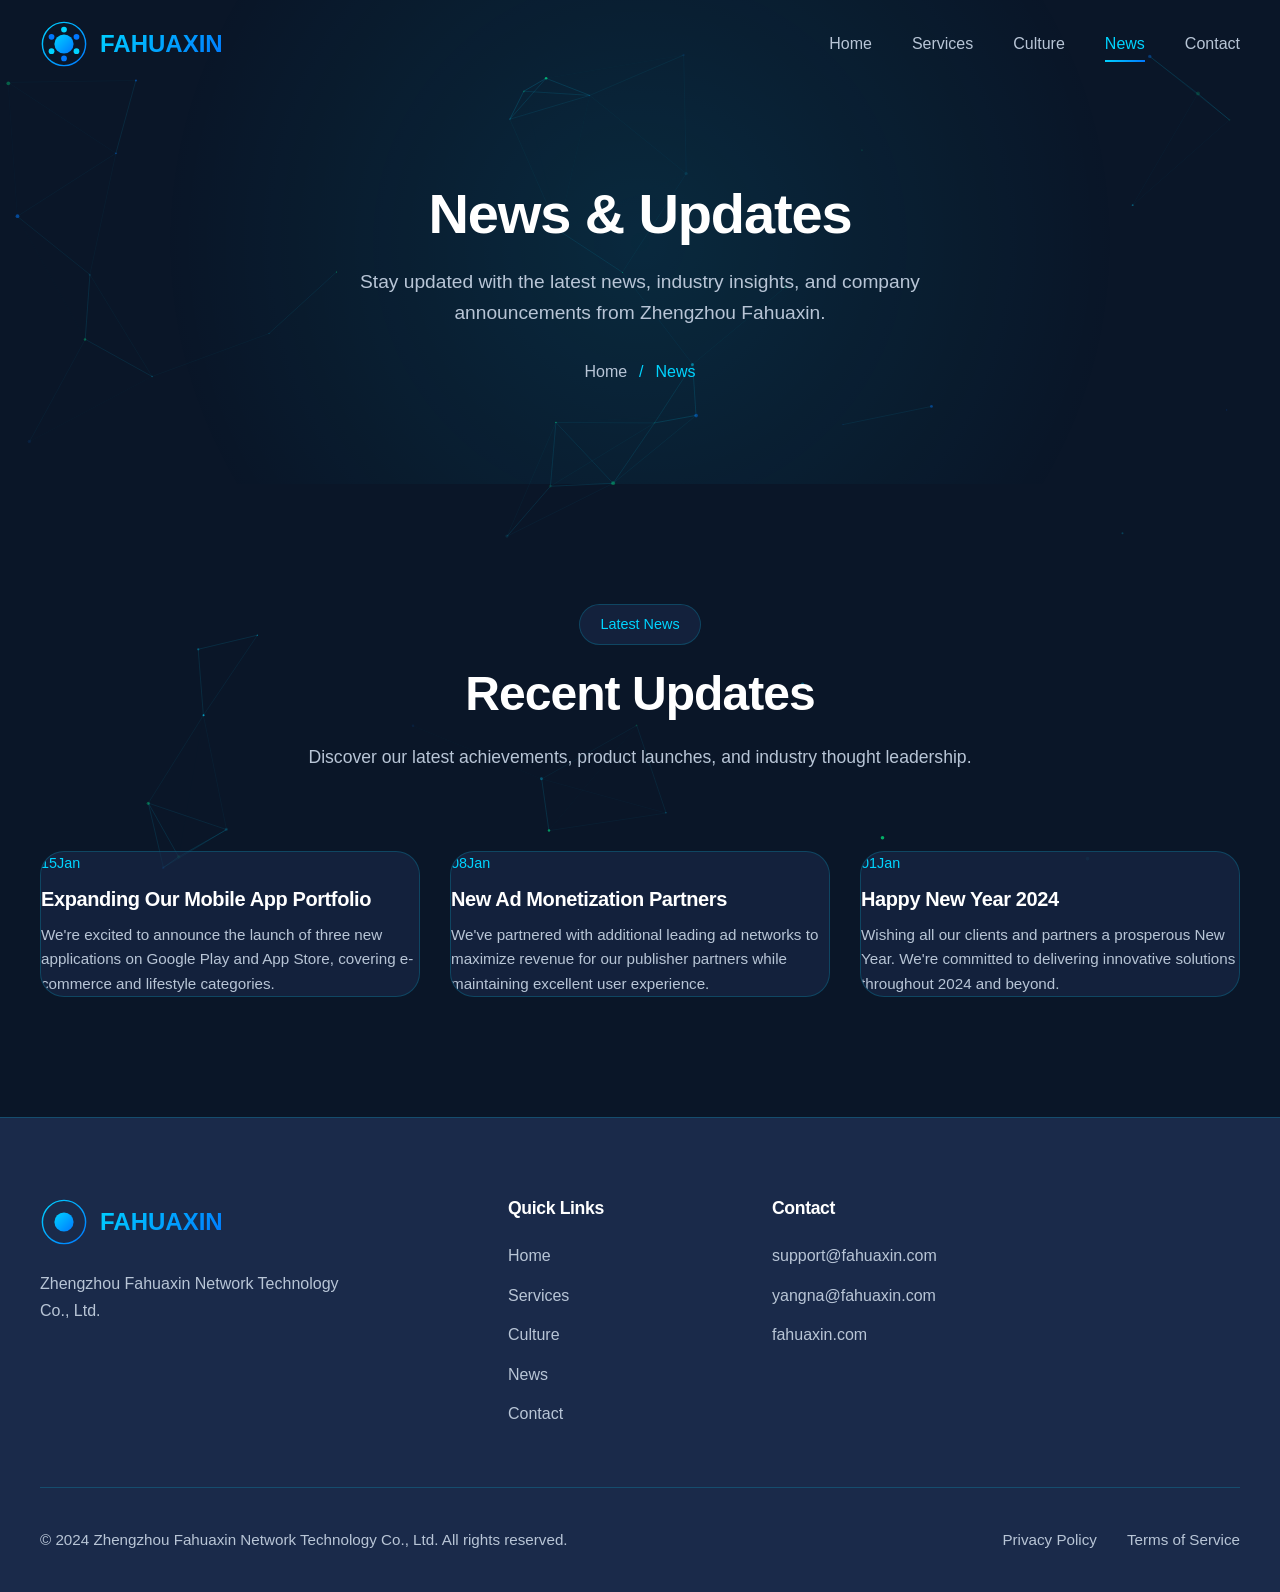
<file: news.html>
<!DOCTYPE html>
<html lang="en">
<head>
    <meta charset="UTF-8">
    <meta name="viewport" content="width=device-width, initial-scale=1.0">
    <meta name="description" content="News & Updates - Stay informed about Zhengzhou Fahuaxin Network Technology Co., Ltd.'s latest developments and industry insights.">
    <meta name="author" content="Zhengzhou Fahuaxin Network Technology Co., Ltd.">
    <meta name="robots" content="index, follow">
    <link rel="canonical" href="https://fahuaxin.com/news.html">
    <title>News & Updates - Zhengzhou Fahuaxin Network Technology Co., Ltd.</title>
    <link rel="icon" type="image/svg+xml" href="images/logo.svg">
    <link rel="stylesheet" href="css/style.css">
</head>
<body>
    <canvas id="bg-canvas"></canvas>
    <nav class="nav">
        <div class="container">
            <div class="nav-inner">
                <a href="index.html" class="nav-logo">
                    <svg viewBox="0 0 100 100" xmlns="http://www.w3.org/2000/svg">
                        <defs>
                            <linearGradient id="navLogoGradient" x1="0%" y1="0%" x2="100%" y2="100%">
                                <stop offset="0%" style="stop-color:#00d4ff"/>
                                <stop offset="100%" style="stop-color:#0077ff"/>
                            </linearGradient>
                        </defs>
                        <circle cx="50" cy="50" r="45" fill="none" stroke="url(#navLogoGradient)" stroke-width="3"/>
                        <circle cx="50" cy="50" r="20" fill="url(#navLogoGradient)"/>
                        <circle cx="50" cy="20" r="6" fill="#00d4ff"/>
                        <circle cx="76" cy="35" r="6" fill="#0077ff"/>
                        <circle cx="76" cy="65" r="6" fill="#00d4ff"/>
                        <circle cx="50" cy="80" r="6" fill="#0077ff"/>
                        <circle cx="24" cy="65" r="6" fill="#00d4ff"/>
                        <circle cx="24" cy="35" r="6" fill="#0077ff"/>
                    </svg>
                    <span class="nav-logo-text">FAHUAXIN</span>
                </a>
                <ul class="nav-menu">
                    <li><a href="index.html" class="nav-link">Home</a></li>
                    <li><a href="services.html" class="nav-link">Services</a></li>
                    <li><a href="culture.html" class="nav-link">Culture</a></li>
                    <li><a href="news.html" class="nav-link active">News</a></li>
                    <li><a href="contact.html" class="nav-link">Contact</a></li>
                </ul>
                <div class="nav-toggle"><span></span><span></span><span></span></div>
            </div>
        </div>
    </nav>
    <section class="page-header">
        <div class="container">
            <div class="page-header-content">
                <h1>News & Updates</h1>
                <p>Stay updated with the latest news, industry insights, and company announcements from Zhengzhou Fahuaxin.</p>
                <div class="breadcrumb"><a href="index.html">Home</a><span>/</span><span>News</span></div>
            </div>
        </div>
    </section>
    <section class="section">
        <div class="container">
            <div class="section-header animate-on-scroll">
                <span class="section-badge">Latest News</span>
                <h2>Recent Updates</h2>
                <p class="section-description">Discover our latest achievements, product launches, and industry thought leadership.</p>
            </div>
            <div class="news-grid">
                <article class="news-card animate-on-scroll">
                    <div class="news-date"><span class="news-day">15</span><span class="news-month">Jan</span></div>
                    <h3>Expanding Our Mobile App Portfolio</h3>
                    <p>We're excited to announce the launch of three new applications on Google Play and App Store, covering e-commerce and lifestyle categories.</p>
                </article>
                <article class="news-card animate-on-scroll">
                    <div class="news-date"><span class="news-day">08</span><span class="news-month">Jan</span></div>
                    <h3>New Ad Monetization Partners</h3>
                    <p>We've partnered with additional leading ad networks to maximize revenue for our publisher partners while maintaining excellent user experience.</p>
                </article>
                <article class="news-card animate-on-scroll">
                    <div class="news-date"><span class="news-day">01</span><span class="news-month">Jan</span></div>
                    <h3>Happy New Year 2024</h3>
                    <p>Wishing all our clients and partners a prosperous New Year. We're committed to delivering innovative solutions throughout 2024 and beyond.</p>
                </article>
            </div>
        </div>
    </section>
    <footer class="footer">
        <div class="container">
            <div class="footer-grid">
                <div class="footer-brand">
                    <div class="footer-logo">
                        <svg viewBox="0 0 100 100" width="60" height="60"><defs><linearGradient id="fg" x1="0%" y1="0%" x2="100%" y2="100%"><stop offset="0%" style="stop-color:#00d4ff"/><stop offset="100%" style="stop-color:#0077ff"/></linearGradient></defs><circle cx="50" cy="50" r="45" fill="none" stroke="url(#fg)" stroke-width="3"/><circle cx="50" cy="50" r="20" fill="url(#fg)"/></svg>
                        <span class="footer-logo-text">FAHUAXIN</span>
                    </div>
                    <p>Zhengzhou Fahuaxin Network Technology Co., Ltd.</p>
                </div>
                <div class="footer-column"><h4>Quick Links</h4><ul class="footer-links"><li><a href="index.html">Home</a></li><li><a href="services.html">Services</a></li><li><a href="culture.html">Culture</a></li><li><a href="news.html">News</a></li><li><a href="contact.html">Contact</a></li></ul></div>
                <div class="footer-column"><h4>Contact</h4><ul class="footer-links"><li><a href="mailto:support@fahuaxin.com">support@fahuaxin.com</a></li><li><a href="mailto:yangna@fahuaxin.com">yangna@fahuaxin.com</a></li><li><a href="https://fahuaxin.com">fahuaxin.com</a></li></ul></div>
            </div>
            <div class="footer-bottom">
                <p class="footer-copyright">© 2024 Zhengzhou Fahuaxin Network Technology Co., Ltd. All rights reserved.</p>
                <div class="footer-legal"><a href="privacy-policy.html">Privacy Policy</a><a href="terms-of-service.html">Terms of Service</a></div>
            </div>
        </div>
    </footer>
    <script src="js/main.js"></script>
</body>
</html>
</file>
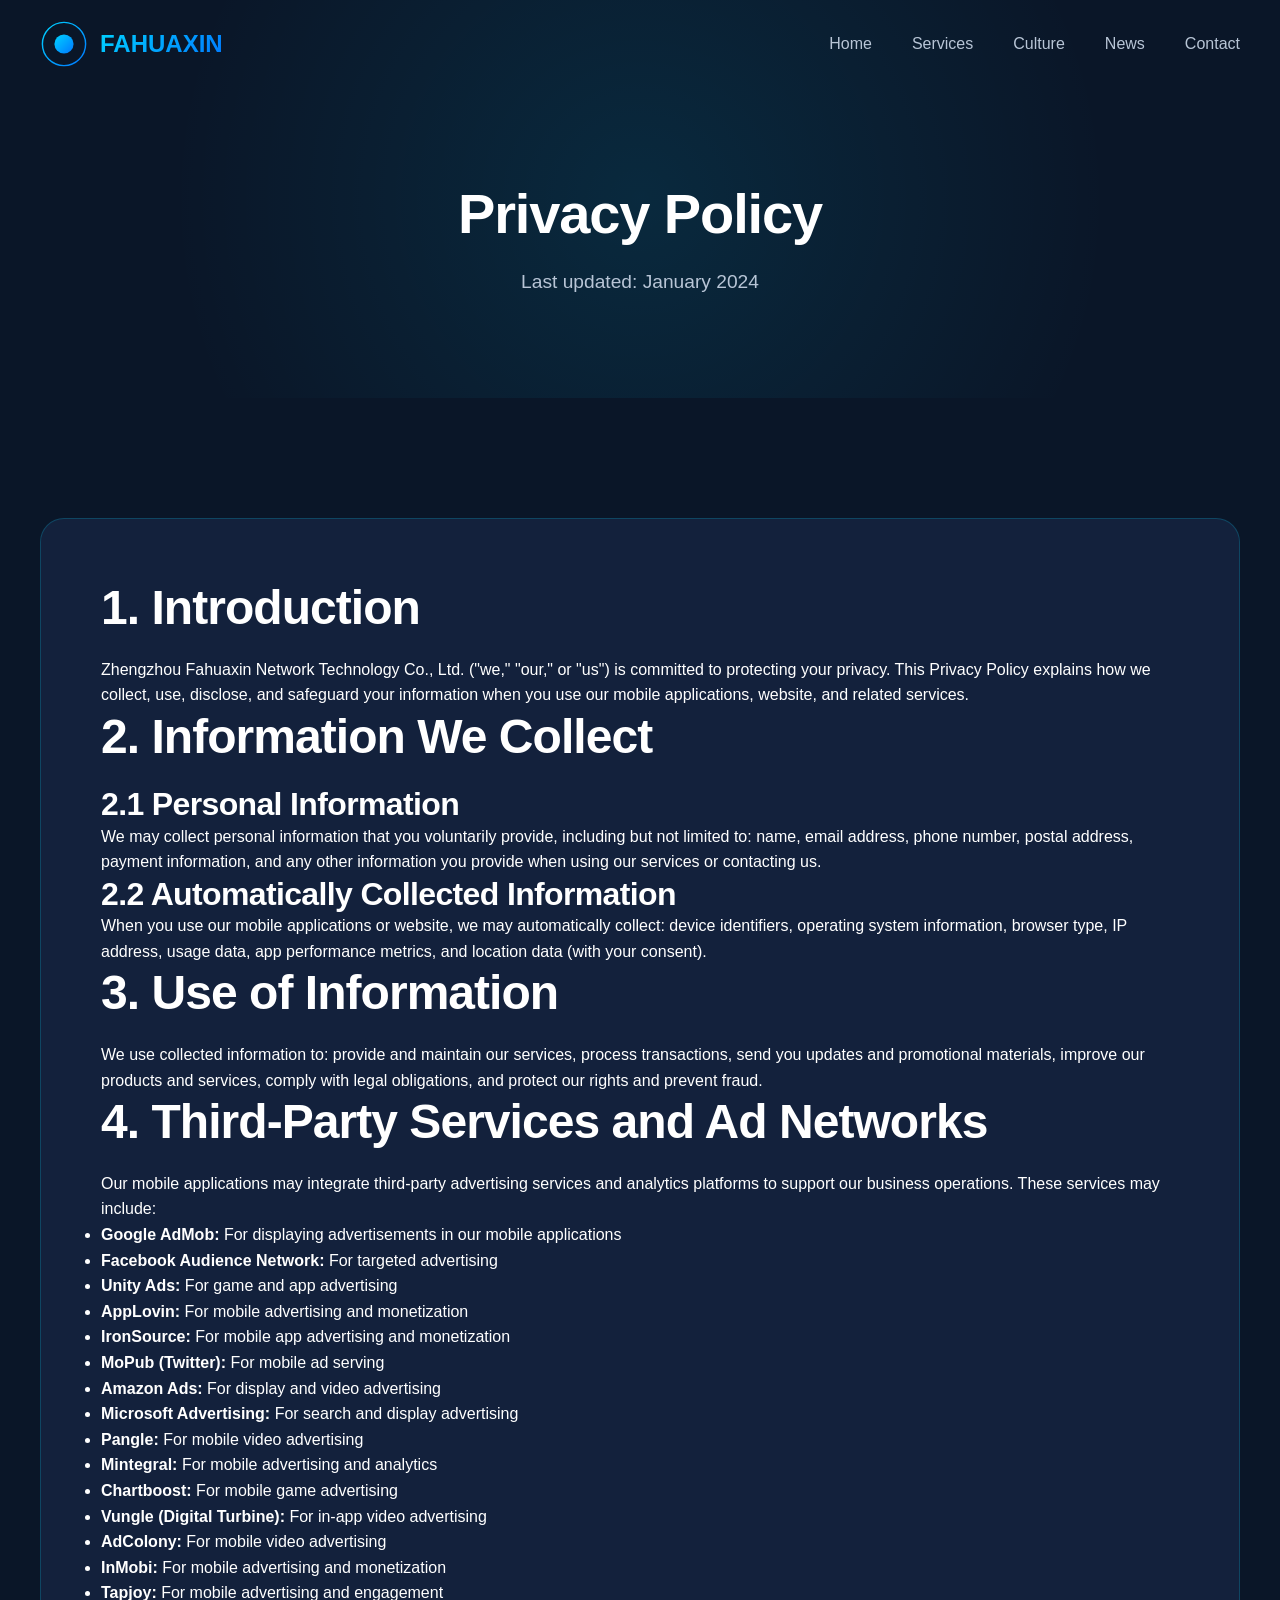
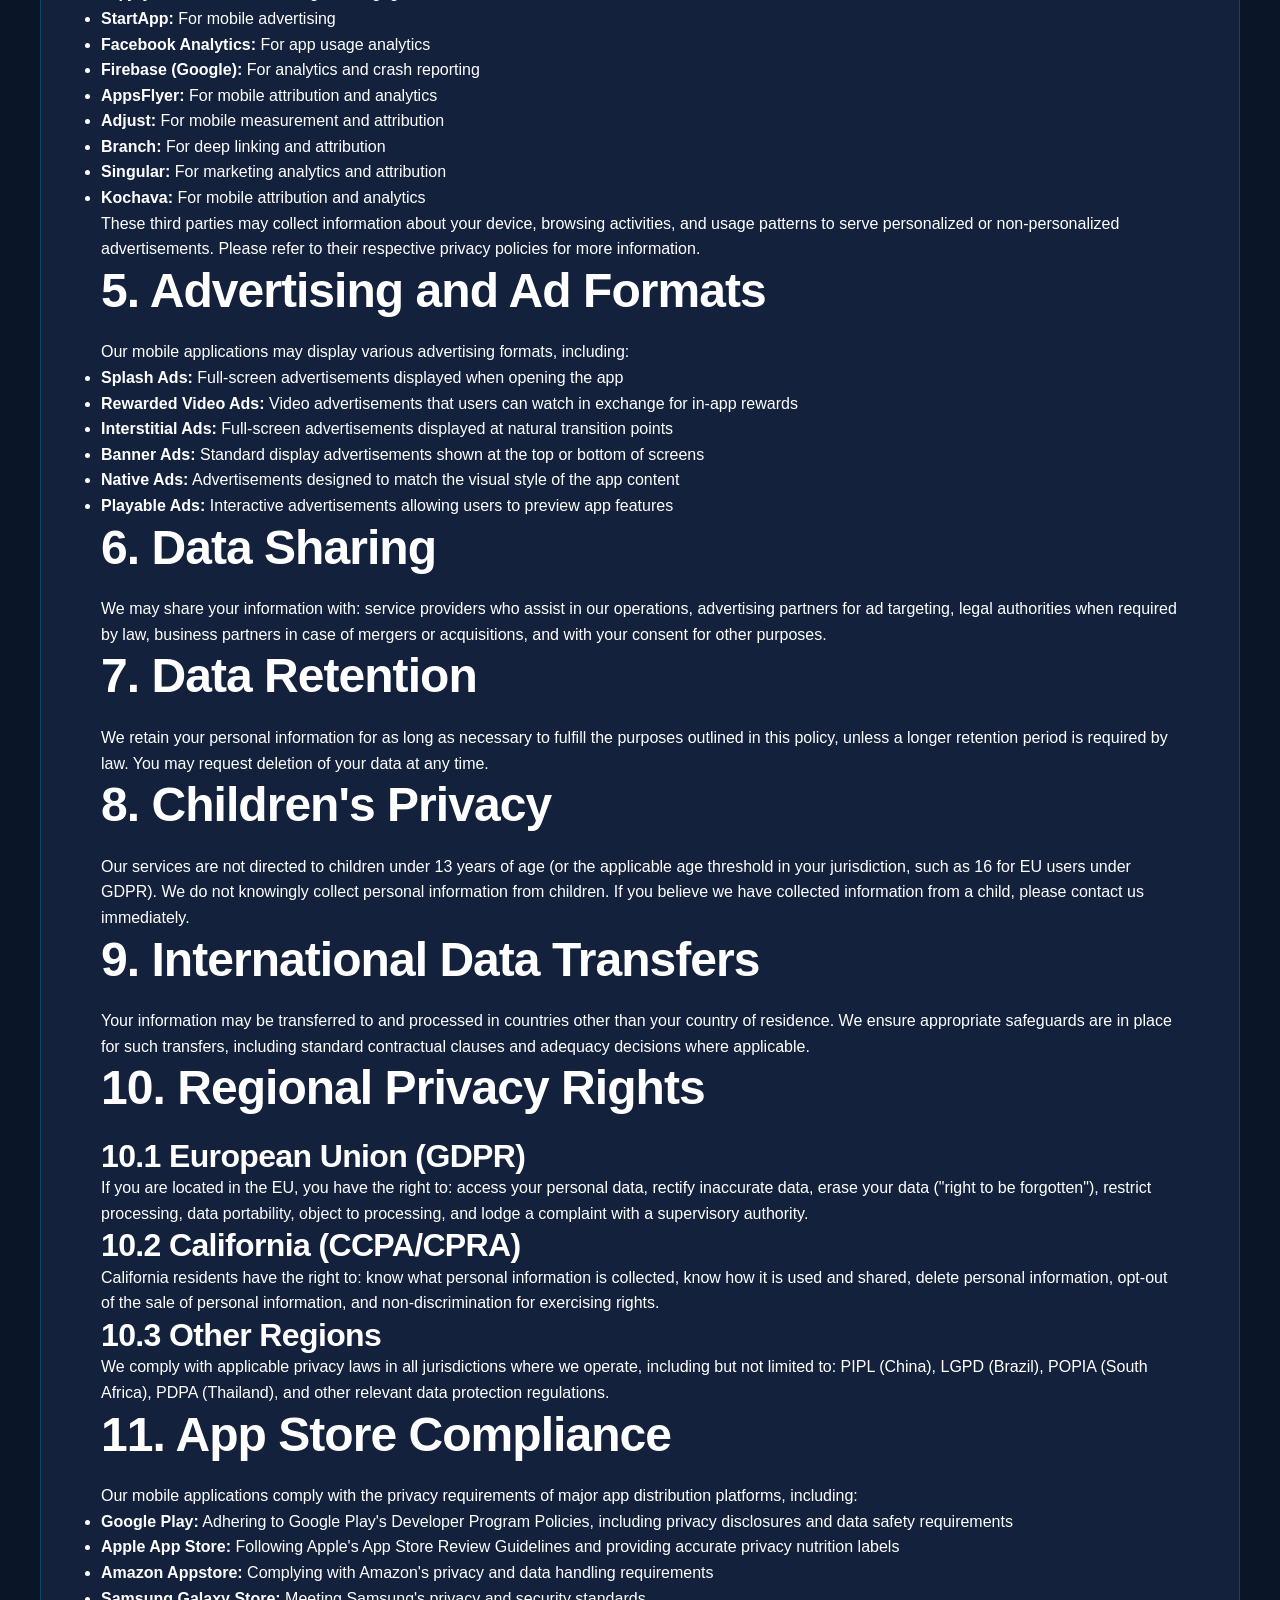
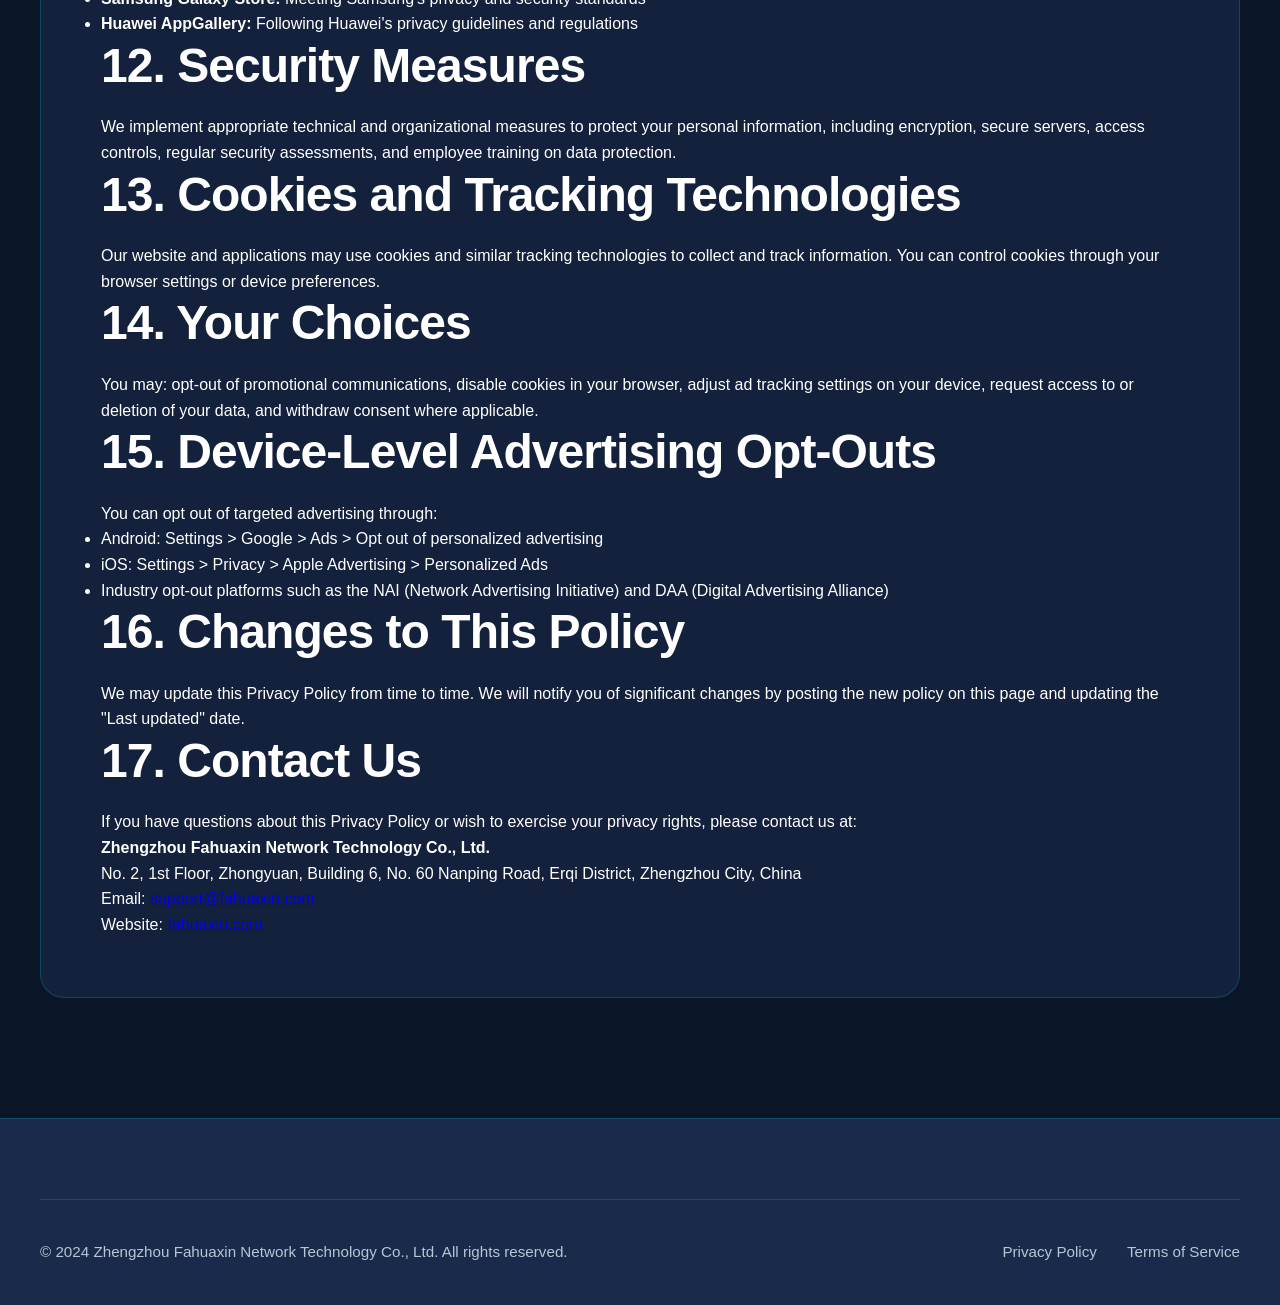
<file: privacy-policy.html>
<!DOCTYPE html>
<html lang="en">
<head>
    <meta charset="UTF-8">
    <meta name="viewport" content="width=device-width, initial-scale=1.0">
    <meta name="description" content="Privacy Policy - Zhengzhou Fahuaxin Network Technology Co., Ltd. - Learn how we collect, use, and protect your data.">
    <meta name="author" content="Zhengzhou Fahuaxin Network Technology Co., Ltd.">
    <meta name="robots" content="noindex, follow">
    <link rel="canonical" href="https://fahuaxin.com/privacy-policy.html">
    <title>Privacy Policy - Zhengzhou Fahuaxin Network Technology Co., Ltd.</title>
    <link rel="icon" type="image/svg+xml" href="images/logo.svg">
    <link rel="stylesheet" href="css/style.css">
</head>
<body>
    <nav class="nav">
        <div class="container">
            <div class="nav-inner">
                <a href="index.html" class="nav-logo">
                    <svg viewBox="0 0 100 100" xmlns="http://www.w3.org/2000/svg">
                        <defs>
                            <linearGradient id="navLogoGradient" x1="0%" y1="0%" x2="100%" y2="100%">
                                <stop offset="0%" style="stop-color:#00d4ff"/>
                                <stop offset="100%" style="stop-color:#0077ff"/>
                            </linearGradient>
                        </defs>
                        <circle cx="50" cy="50" r="45" fill="none" stroke="url(#navLogoGradient)" stroke-width="3"/>
                        <circle cx="50" cy="50" r="20" fill="url(#navLogoGradient)"/>
                    </svg>
                    <span class="nav-logo-text">FAHUAXIN</span>
                </a>
                <ul class="nav-menu">
                    <li><a href="index.html" class="nav-link">Home</a></li>
                    <li><a href="services.html" class="nav-link">Services</a></li>
                    <li><a href="culture.html" class="nav-link">Culture</a></li>
                    <li><a href="news.html" class="nav-link">News</a></li>
                    <li><a href="contact.html" class="nav-link">Contact</a></li>
                </ul>
            </div>
        </div>
    </nav>
    <section class="page-header">
        <div class="container">
            <div class="page-header-content">
                <h1>Privacy Policy</h1>
                <p>Last updated: January 2024</p>
            </div>
        </div>
    </section>
    <section class="section">
        <div class="container">
            <div class="legal-content">
                <h2>1. Introduction</h2>
                <p>Zhengzhou Fahuaxin Network Technology Co., Ltd. ("we," "our," or "us") is committed to protecting your privacy. This Privacy Policy explains how we collect, use, disclose, and safeguard your information when you use our mobile applications, website, and related services.</p>
                
                <h2>2. Information We Collect</h2>
                <h3>2.1 Personal Information</h3>
                <p>We may collect personal information that you voluntarily provide, including but not limited to: name, email address, phone number, postal address, payment information, and any other information you provide when using our services or contacting us.</p>
                
                <h3>2.2 Automatically Collected Information</h3>
                <p>When you use our mobile applications or website, we may automatically collect: device identifiers, operating system information, browser type, IP address, usage data, app performance metrics, and location data (with your consent).</p>
                
                <h2>3. Use of Information</h2>
                <p>We use collected information to: provide and maintain our services, process transactions, send you updates and promotional materials, improve our products and services, comply with legal obligations, and protect our rights and prevent fraud.</p>
                
                <h2>4. Third-Party Services and Ad Networks</h2>
                <p>Our mobile applications may integrate third-party advertising services and analytics platforms to support our business operations. These services may include:</p>
                <ul>
                    <li><strong>Google AdMob:</strong> For displaying advertisements in our mobile applications</li>
                    <li><strong>Facebook Audience Network:</strong> For targeted advertising</li>
                    <li><strong>Unity Ads:</strong> For game and app advertising</li>
                    <li><strong>AppLovin:</strong> For mobile advertising and monetization</li>
                    <li><strong>IronSource:</strong> For mobile app advertising and monetization</li>
                    <li><strong>MoPub (Twitter):</strong> For mobile ad serving</li>
                    <li><strong>Amazon Ads:</strong> For display and video advertising</li>
                    <li><strong>Microsoft Advertising:</strong> For search and display advertising</li>
                    <li><strong>Pangle:</strong> For mobile video advertising</li>
                    <li><strong>Mintegral:</strong> For mobile advertising and analytics</li>
                    <li><strong>Chartboost:</strong> For mobile game advertising</li>
                    <li><strong>Vungle (Digital Turbine):</strong> For in-app video advertising</li>
                    <li><strong>AdColony:</strong> For mobile video advertising</li>
                    <li><strong>InMobi:</strong> For mobile advertising and monetization</li>
                    <li><strong>Tapjoy:</strong> For mobile advertising and engagement</li>
                    <li><strong>StartApp:</strong> For mobile advertising</li>
                    <li><strong>Facebook Analytics:</strong> For app usage analytics</li>
                    <li><strong>Firebase (Google):</strong> For analytics and crash reporting</li>
                    <li><strong>AppsFlyer:</strong> For mobile attribution and analytics</li>
                    <li><strong>Adjust:</strong> For mobile measurement and attribution</li>
                    <li><strong>Branch:</strong> For deep linking and attribution</li>
                    <li><strong>Singular:</strong> For marketing analytics and attribution</li>
                    <li><strong>Kochava:</strong> For mobile attribution and analytics</li>
                </ul>
                <p>These third parties may collect information about your device, browsing activities, and usage patterns to serve personalized or non-personalized advertisements. Please refer to their respective privacy policies for more information.</p>
                
                <h2>5. Advertising and Ad Formats</h2>
                <p>Our mobile applications may display various advertising formats, including:</p>
                <ul>
                    <li><strong>Splash Ads:</strong> Full-screen advertisements displayed when opening the app</li>
                    <li><strong>Rewarded Video Ads:</strong> Video advertisements that users can watch in exchange for in-app rewards</li>
                    <li><strong>Interstitial Ads:</strong> Full-screen advertisements displayed at natural transition points</li>
                    <li><strong>Banner Ads:</strong> Standard display advertisements shown at the top or bottom of screens</li>
                    <li><strong>Native Ads:</strong> Advertisements designed to match the visual style of the app content</li>
                    <li><strong>Playable Ads:</strong> Interactive advertisements allowing users to preview app features</li>
                </ul>
                
                <h2>6. Data Sharing</h2>
                <p>We may share your information with: service providers who assist in our operations, advertising partners for ad targeting, legal authorities when required by law, business partners in case of mergers or acquisitions, and with your consent for other purposes.</p>
                
                <h2>7. Data Retention</h2>
                <p>We retain your personal information for as long as necessary to fulfill the purposes outlined in this policy, unless a longer retention period is required by law. You may request deletion of your data at any time.</p>
                
                <h2>8. Children's Privacy</h2>
                <p>Our services are not directed to children under 13 years of age (or the applicable age threshold in your jurisdiction, such as 16 for EU users under GDPR). We do not knowingly collect personal information from children. If you believe we have collected information from a child, please contact us immediately.</p>
                
                <h2>9. International Data Transfers</h2>
                <p>Your information may be transferred to and processed in countries other than your country of residence. We ensure appropriate safeguards are in place for such transfers, including standard contractual clauses and adequacy decisions where applicable.</p>
                
                <h2>10. Regional Privacy Rights</h2>
                <h3>10.1 European Union (GDPR)</h3>
                <p>If you are located in the EU, you have the right to: access your personal data, rectify inaccurate data, erase your data ("right to be forgotten"), restrict processing, data portability, object to processing, and lodge a complaint with a supervisory authority.</p>
                
                <h3>10.2 California (CCPA/CPRA)</h3>
                <p>California residents have the right to: know what personal information is collected, know how it is used and shared, delete personal information, opt-out of the sale of personal information, and non-discrimination for exercising rights.</p>
                
                <h3>10.3 Other Regions</h3>
                <p>We comply with applicable privacy laws in all jurisdictions where we operate, including but not limited to: PIPL (China), LGPD (Brazil), POPIA (South Africa), PDPA (Thailand), and other relevant data protection regulations.</p>
                
                <h2>11. App Store Compliance</h2>
                <p>Our mobile applications comply with the privacy requirements of major app distribution platforms, including:</p>
                <ul>
                    <li><strong>Google Play:</strong> Adhering to Google Play's Developer Program Policies, including privacy disclosures and data safety requirements</li>
                    <li><strong>Apple App Store:</strong> Following Apple's App Store Review Guidelines and providing accurate privacy nutrition labels</li>
                    <li><strong>Amazon Appstore:</strong> Complying with Amazon's privacy and data handling requirements</li>
                    <li><strong>Samsung Galaxy Store:</strong> Meeting Samsung's privacy and security standards</li>
                    <li><strong>Huawei AppGallery:</strong> Following Huawei's privacy guidelines and regulations</li>
                </ul>
                
                <h2>12. Security Measures</h2>
                <p>We implement appropriate technical and organizational measures to protect your personal information, including encryption, secure servers, access controls, regular security assessments, and employee training on data protection.</p>
                
                <h2>13. Cookies and Tracking Technologies</h2>
                <p>Our website and applications may use cookies and similar tracking technologies to collect and track information. You can control cookies through your browser settings or device preferences.</p>
                
                <h2>14. Your Choices</h2>
                <p>You may: opt-out of promotional communications, disable cookies in your browser, adjust ad tracking settings on your device, request access to or deletion of your data, and withdraw consent where applicable.</p>
                
                <h2>15. Device-Level Advertising Opt-Outs</h2>
                <p>You can opt out of targeted advertising through:</p>
                <ul>
                    <li>Android: Settings > Google > Ads > Opt out of personalized advertising</li>
                    <li>iOS: Settings > Privacy > Apple Advertising > Personalized Ads</li>
                    <li>Industry opt-out platforms such as the NAI (Network Advertising Initiative) and DAA (Digital Advertising Alliance)</li>
                </ul>
                
                <h2>16. Changes to This Policy</h2>
                <p>We may update this Privacy Policy from time to time. We will notify you of significant changes by posting the new policy on this page and updating the "Last updated" date.</p>
                
                <h2>17. Contact Us</h2>
                <p>If you have questions about this Privacy Policy or wish to exercise your privacy rights, please contact us at:</p>
                <p><strong>Zhengzhou Fahuaxin Network Technology Co., Ltd.</strong><br>
                No. 2, 1st Floor, Zhongyuan, Building 6, No. 60 Nanping Road, Erqi District, Zhengzhou City, China<br>
                Email: <a href="mailto:support@fahuaxin.com">support@fahuaxin.com</a><br>
                Website: <a href="https://fahuaxin.com">fahuaxin.com</a></p>
            </div>
        </div>
    </section>
    <footer class="footer">
        <div class="container">
            <div class="footer-bottom">
                <p class="footer-copyright">© 2024 Zhengzhou Fahuaxin Network Technology Co., Ltd. All rights reserved.</p>
                <div class="footer-legal"><a href="privacy-policy.html">Privacy Policy</a><a href="terms-of-service.html">Terms of Service</a></div>
            </div>
        </div>
    </footer>
    <script src="js/main.js"></script>
</body>
</html>
</file>
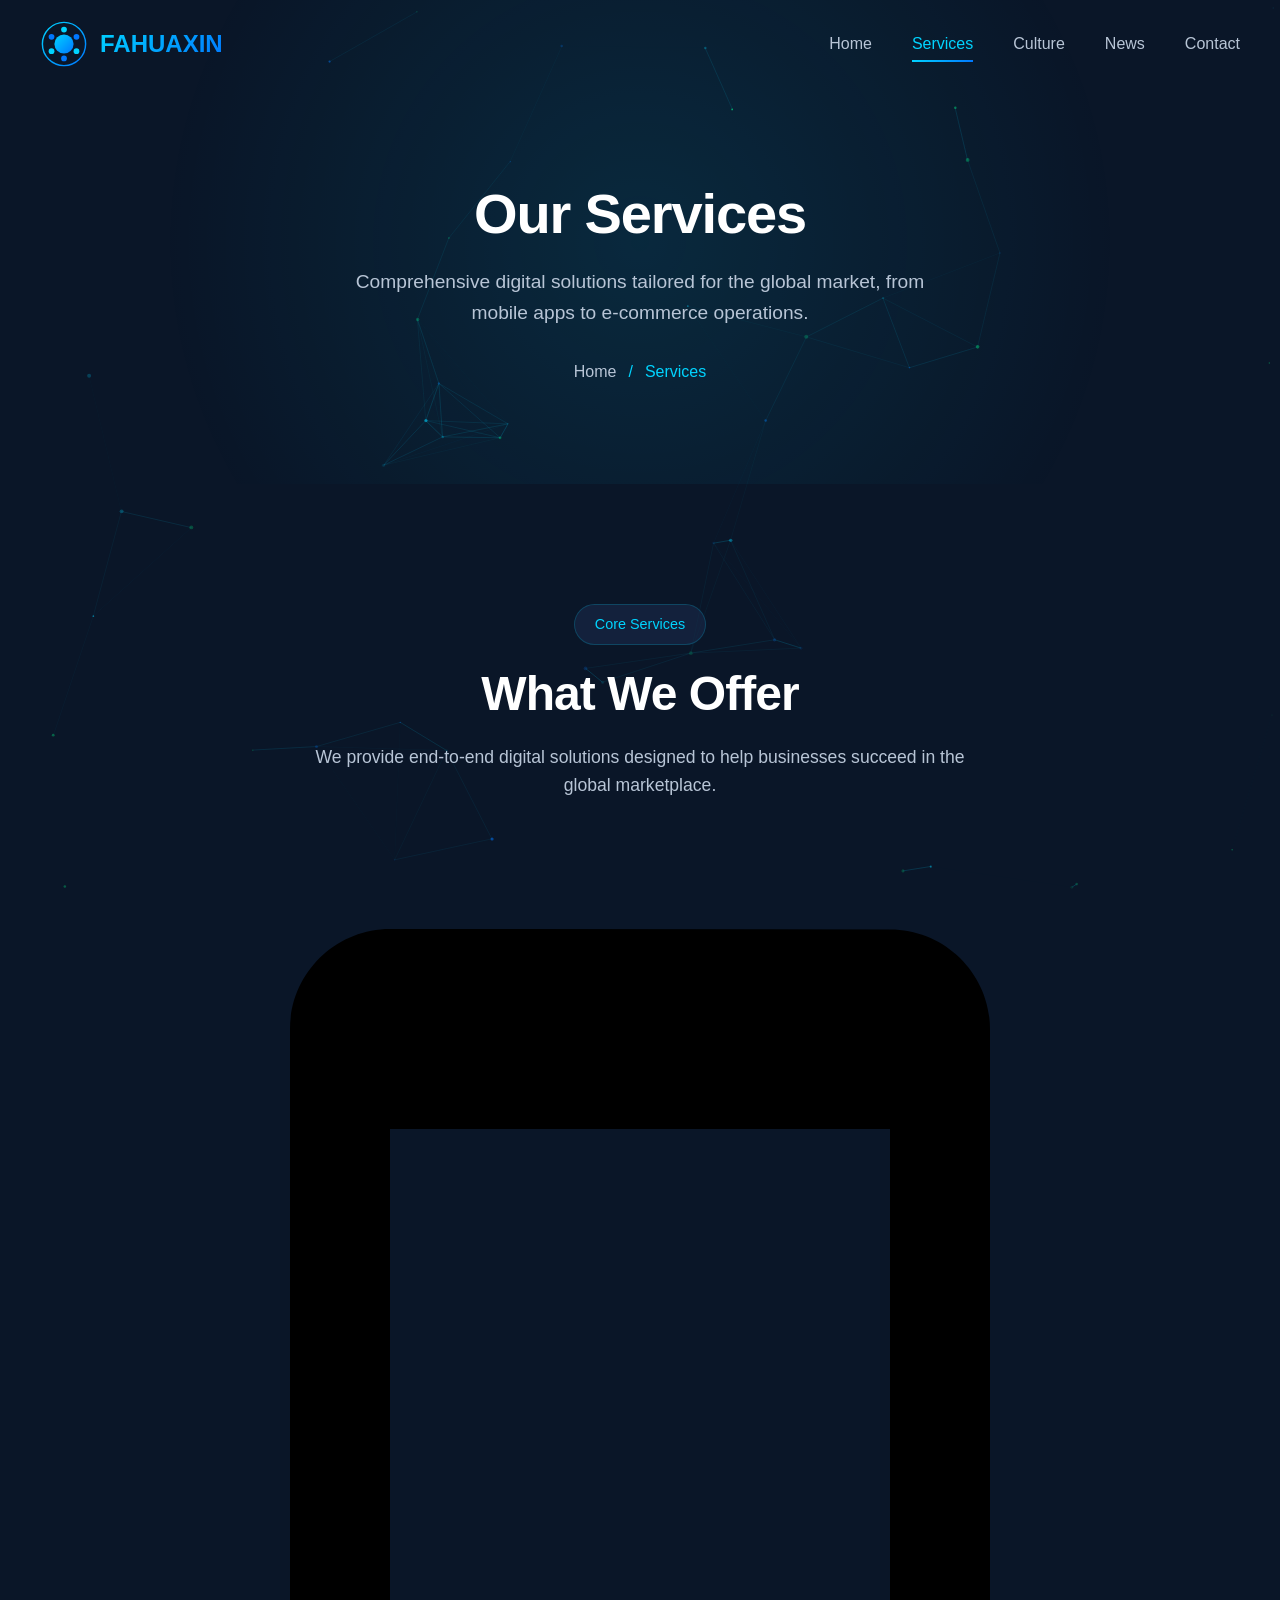
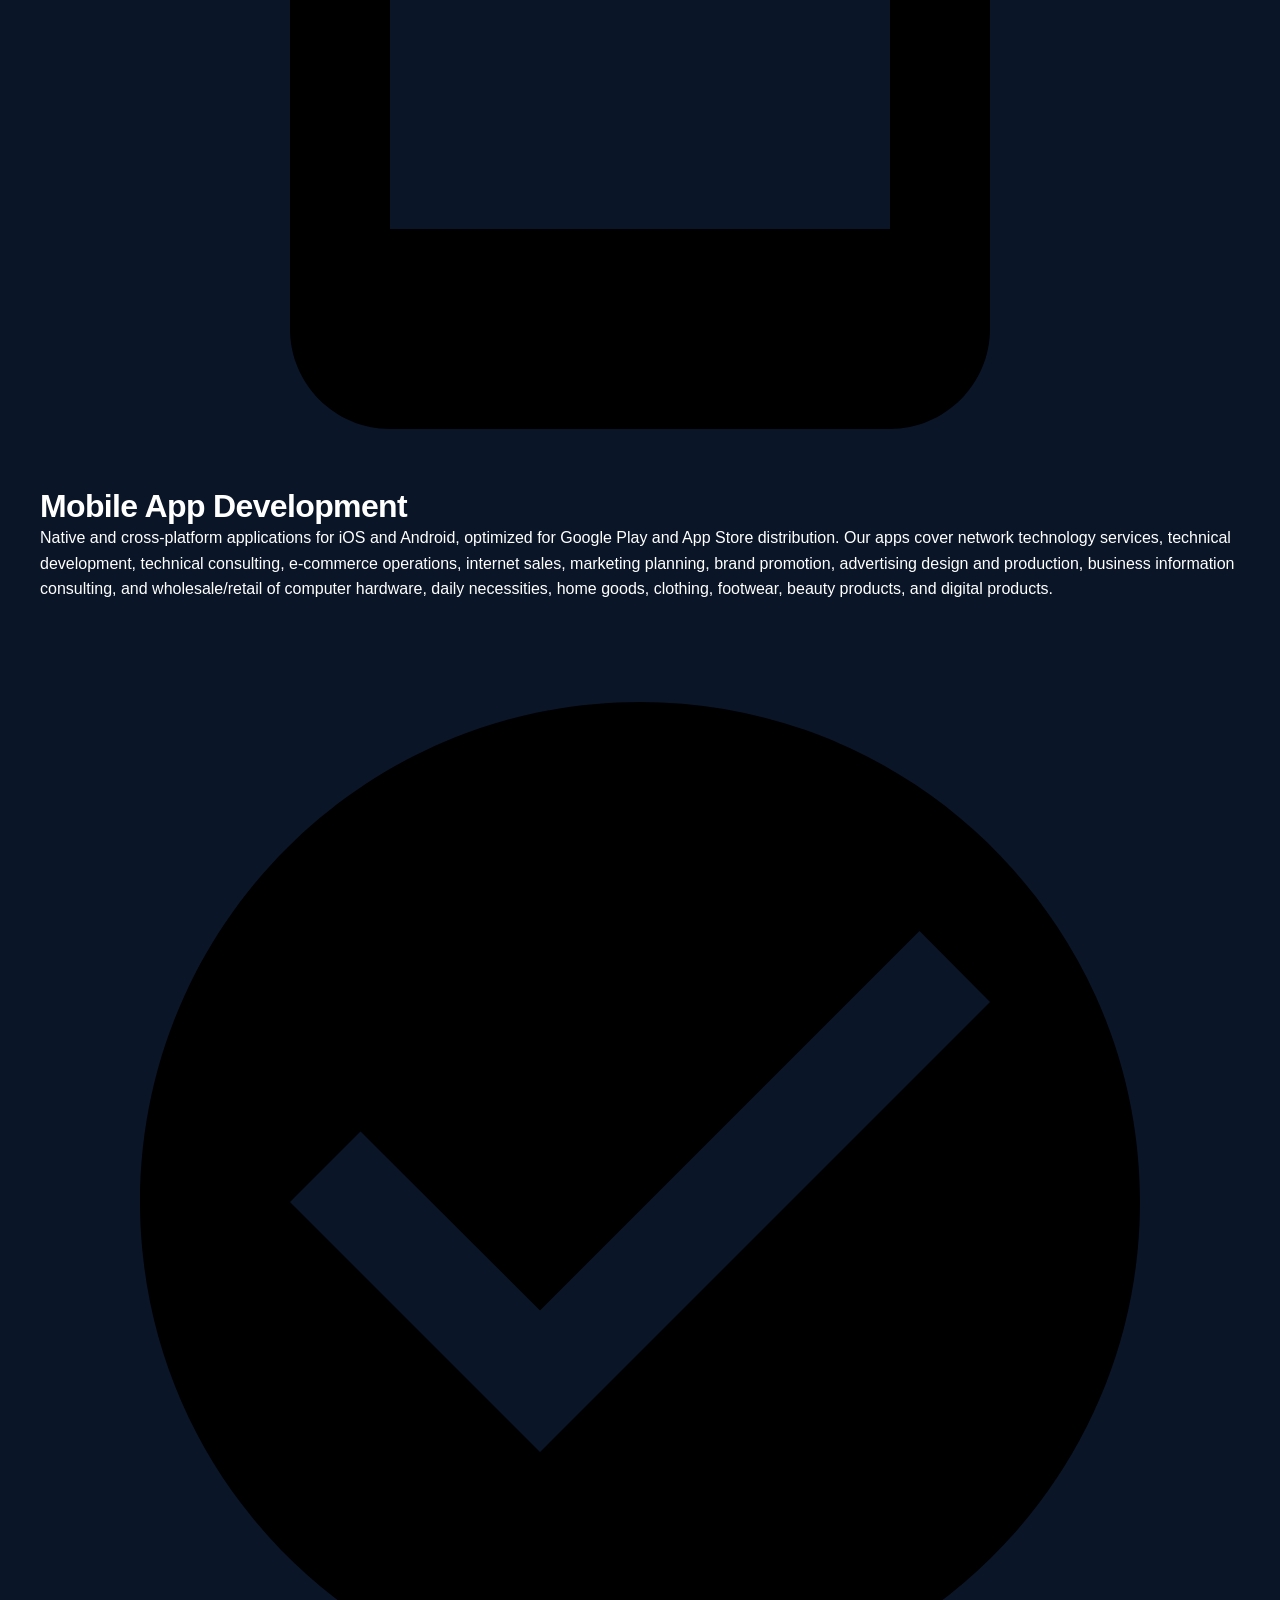
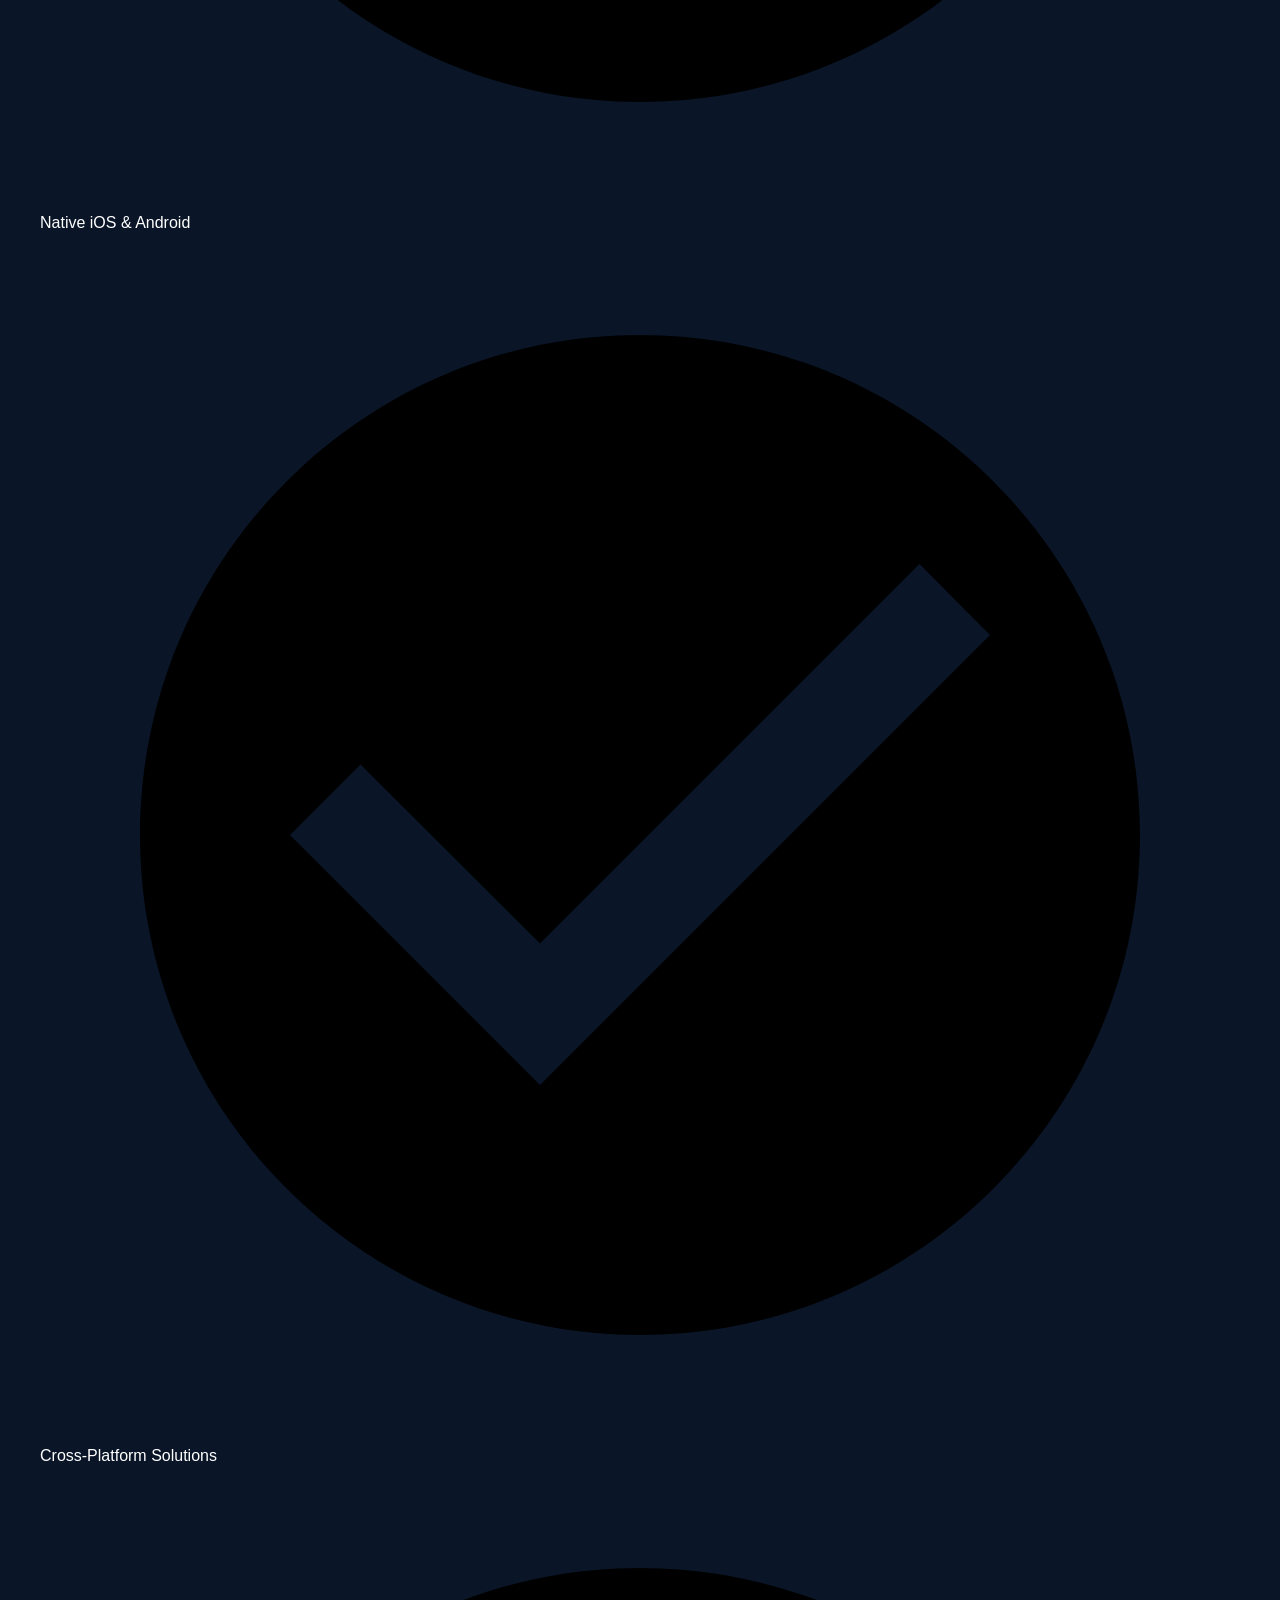
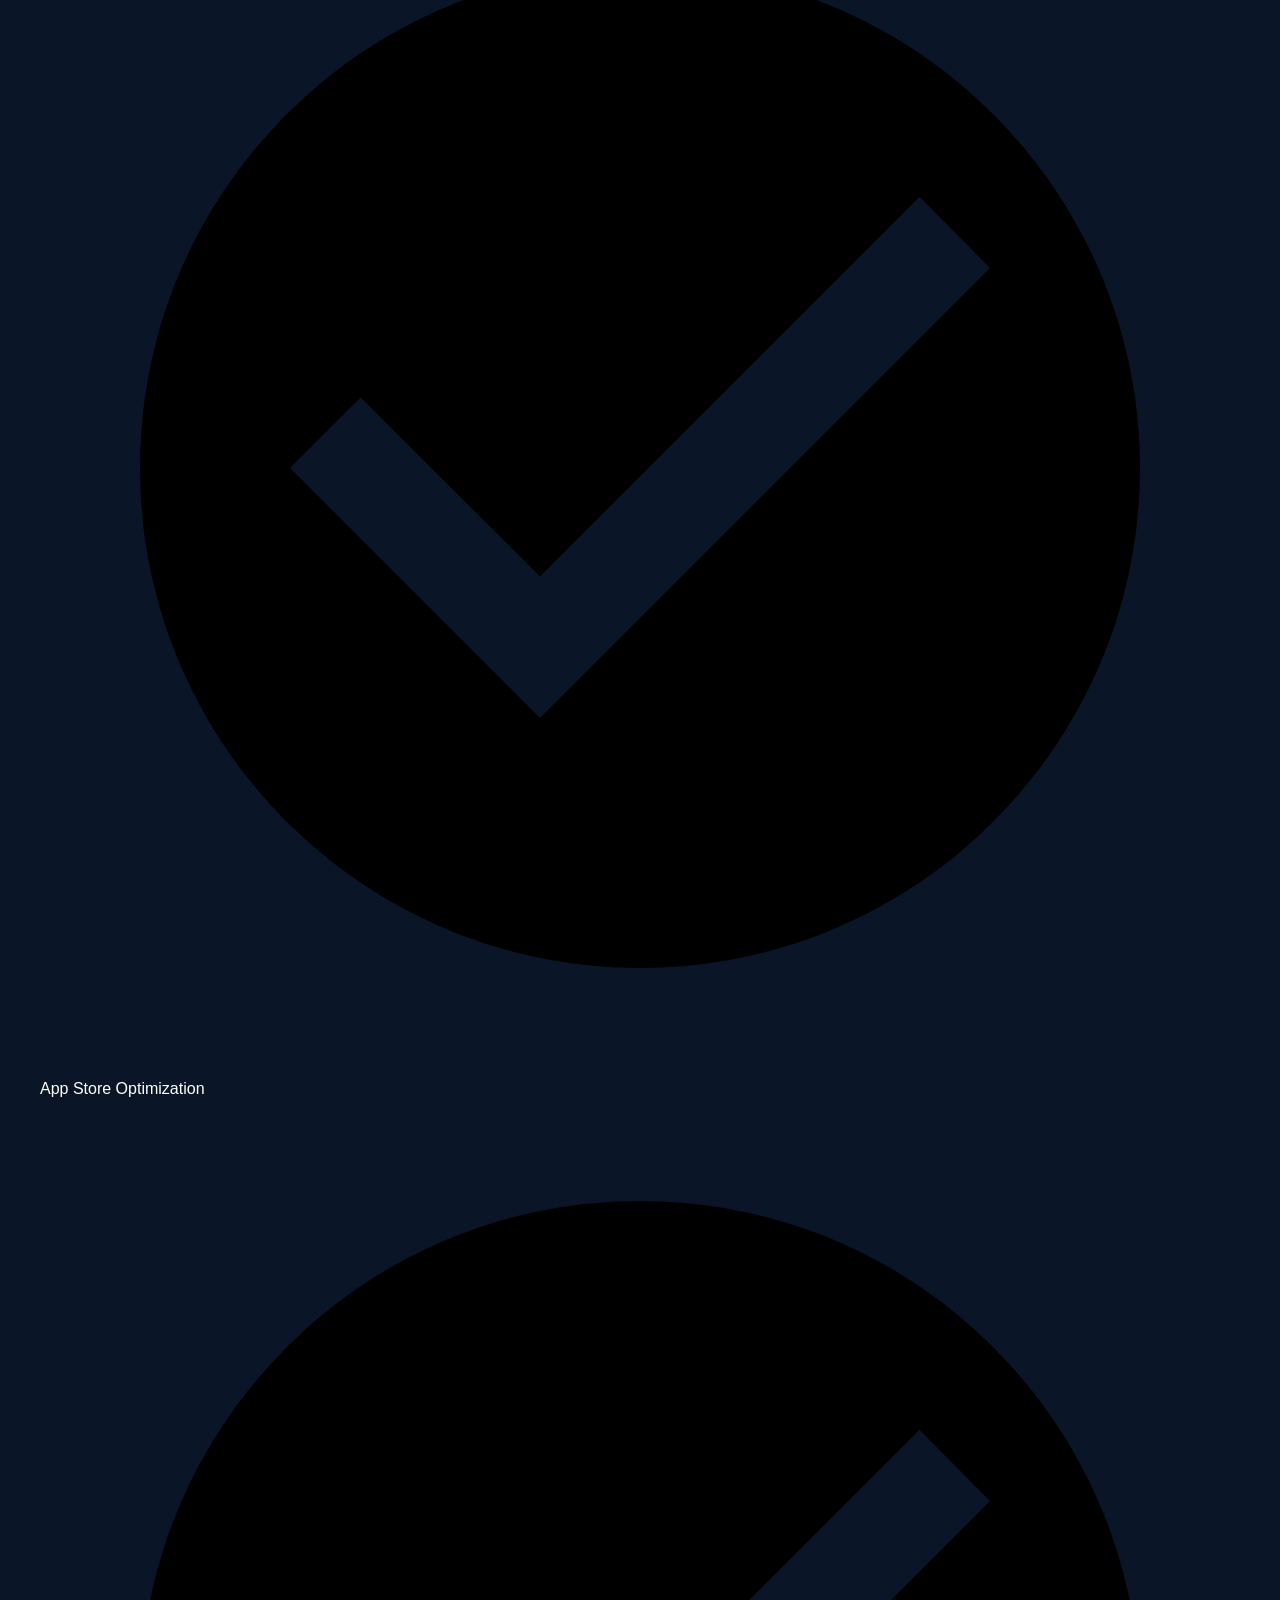
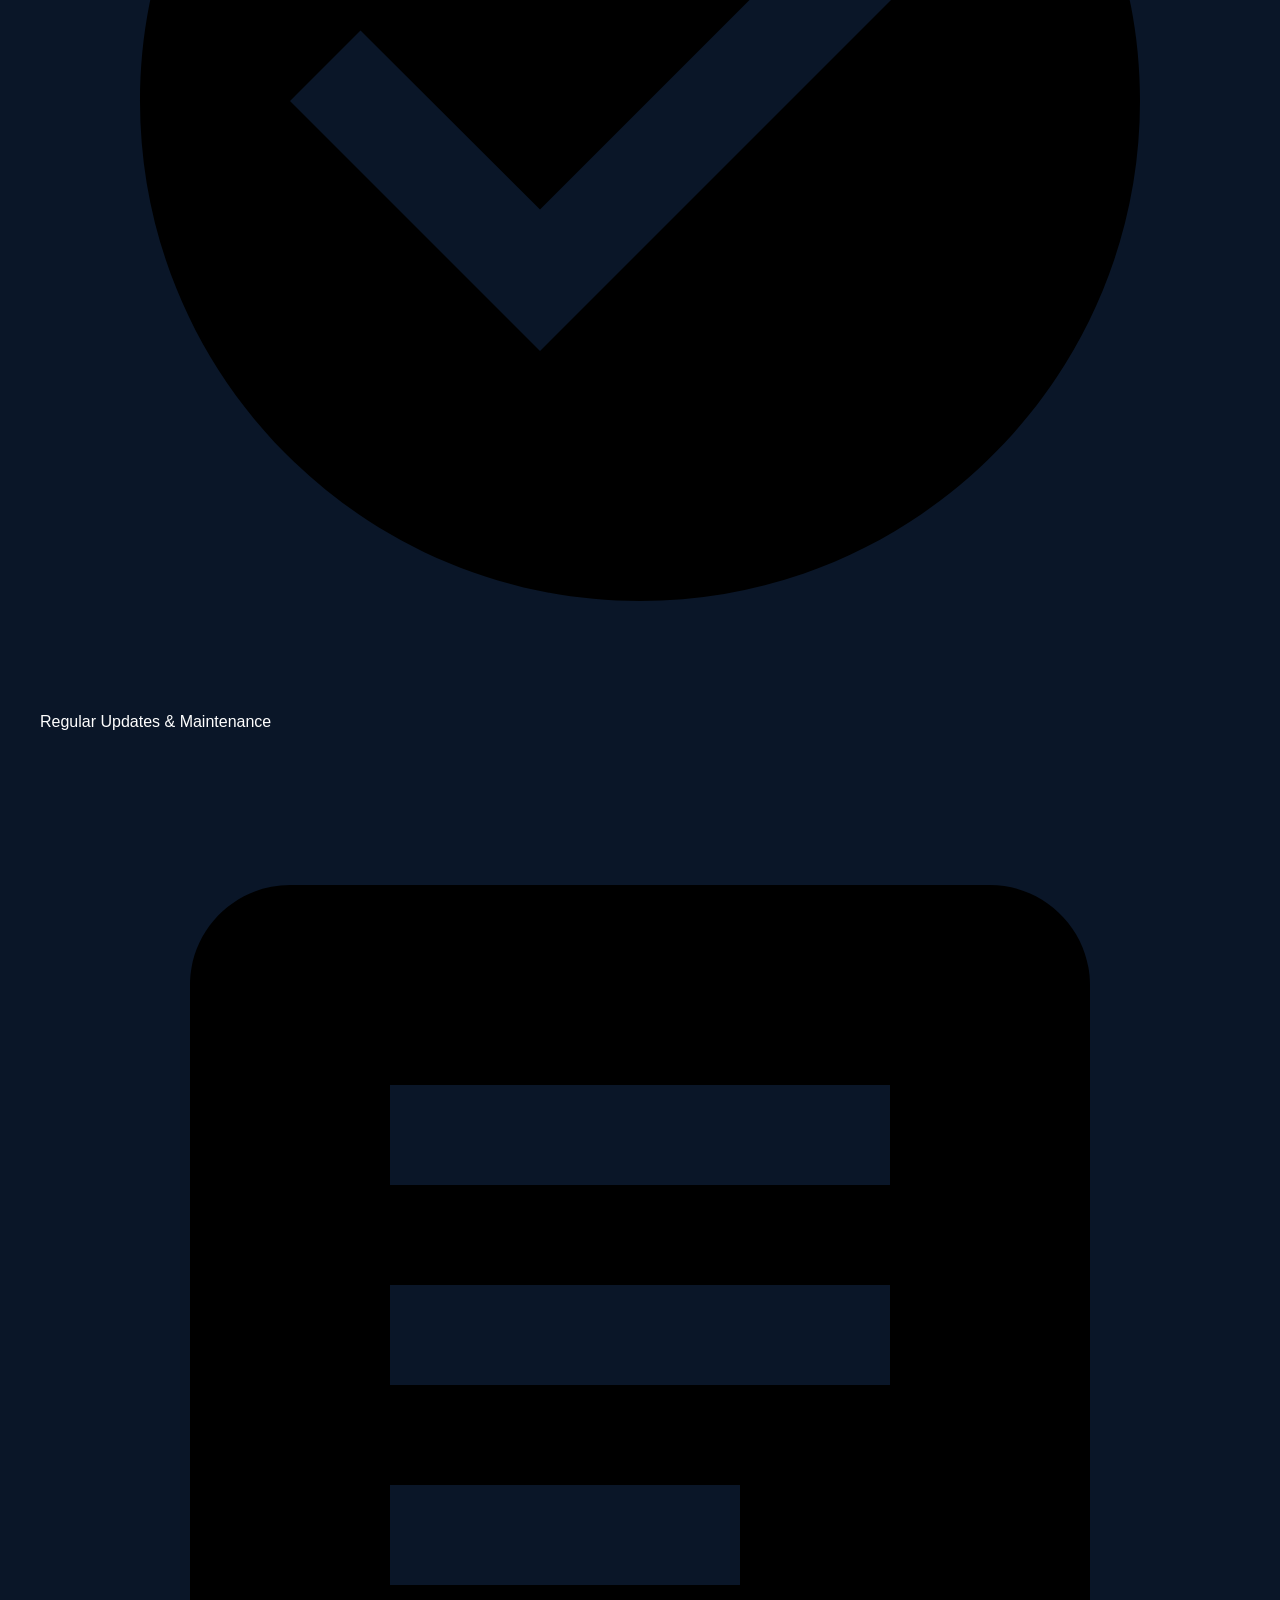
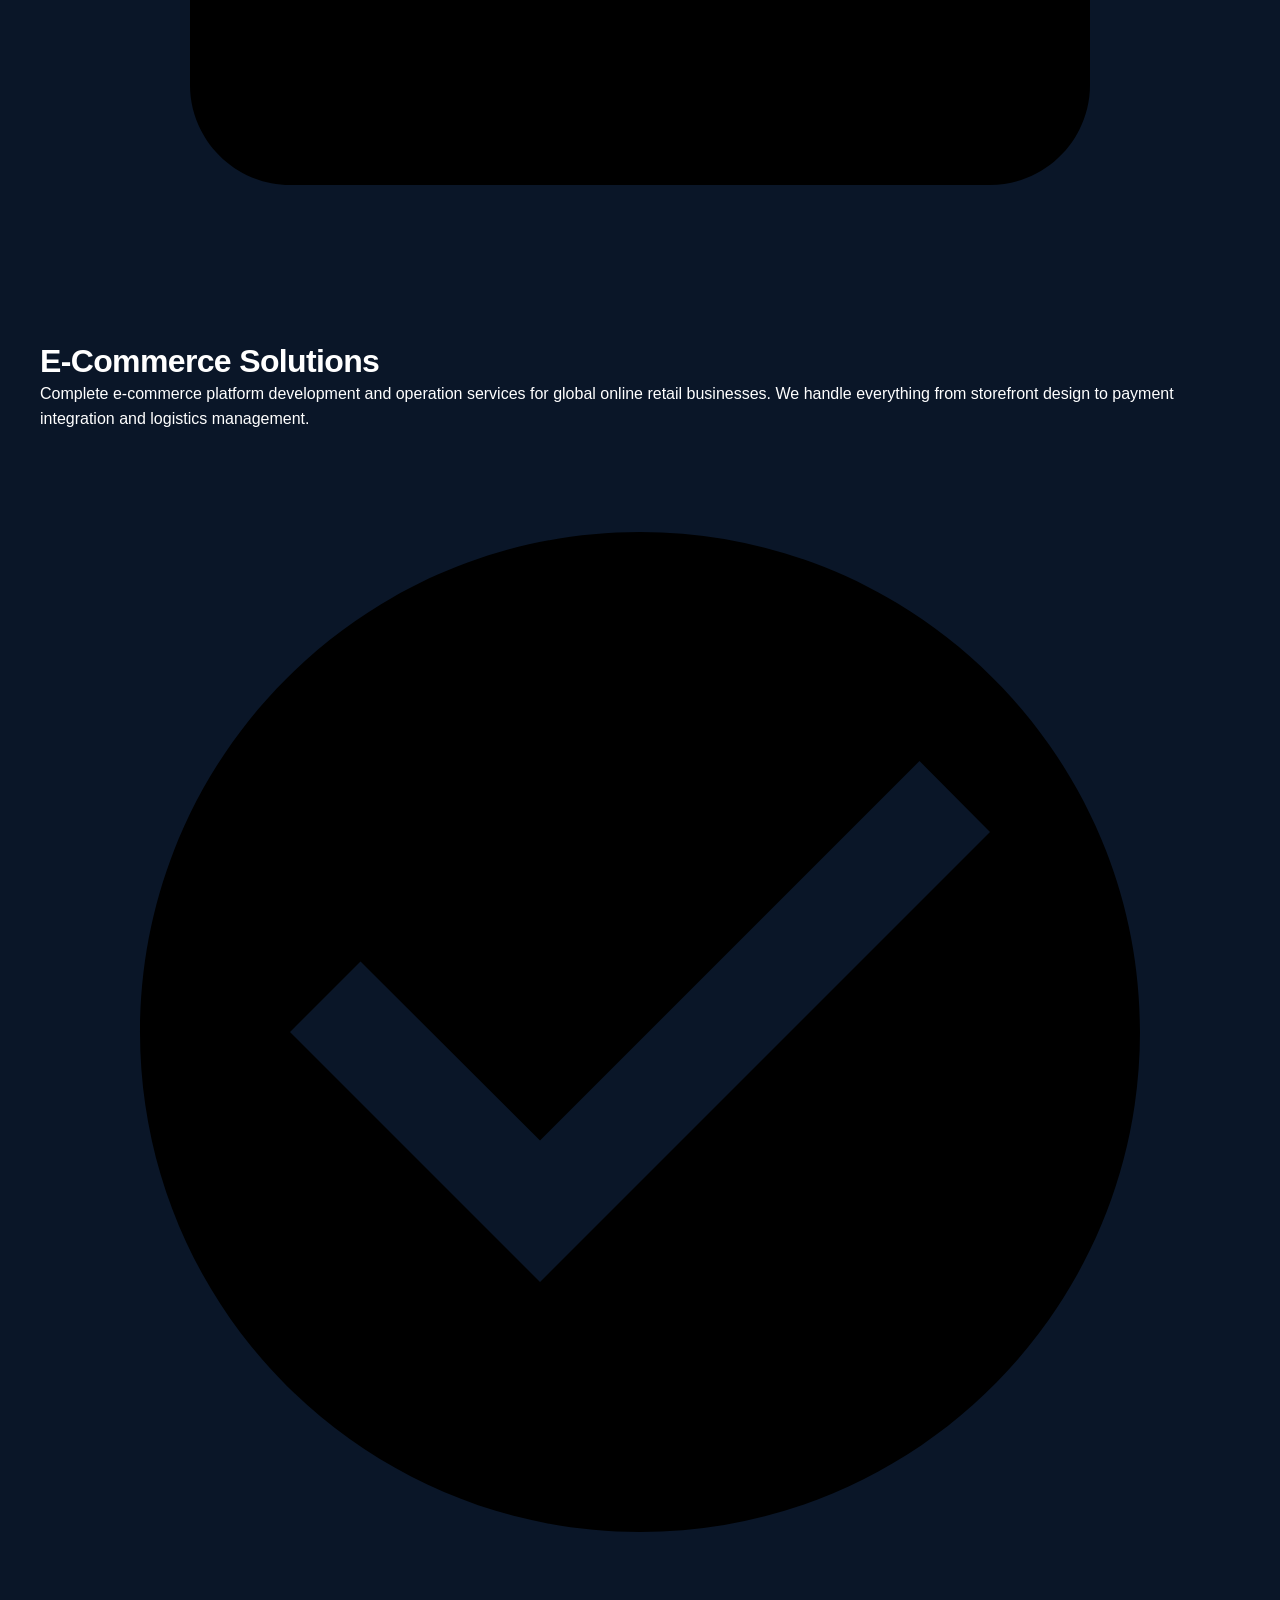
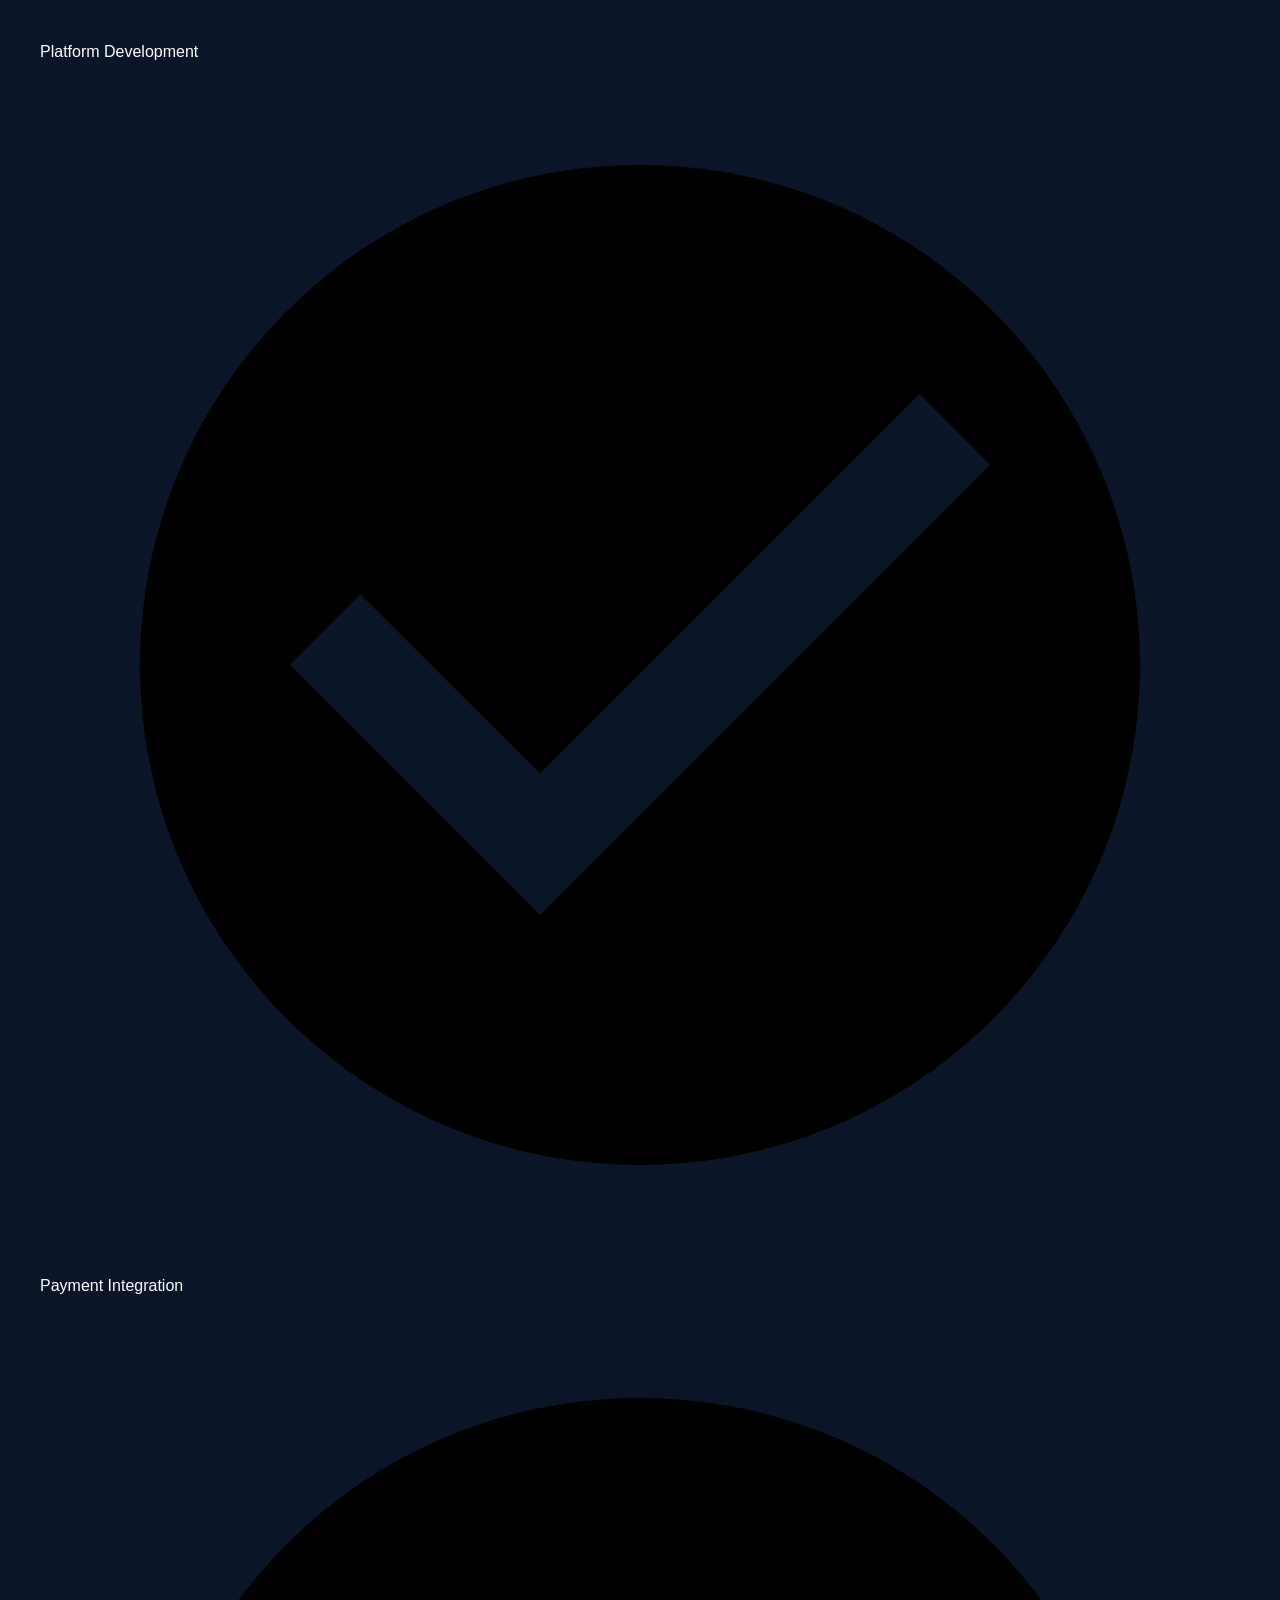
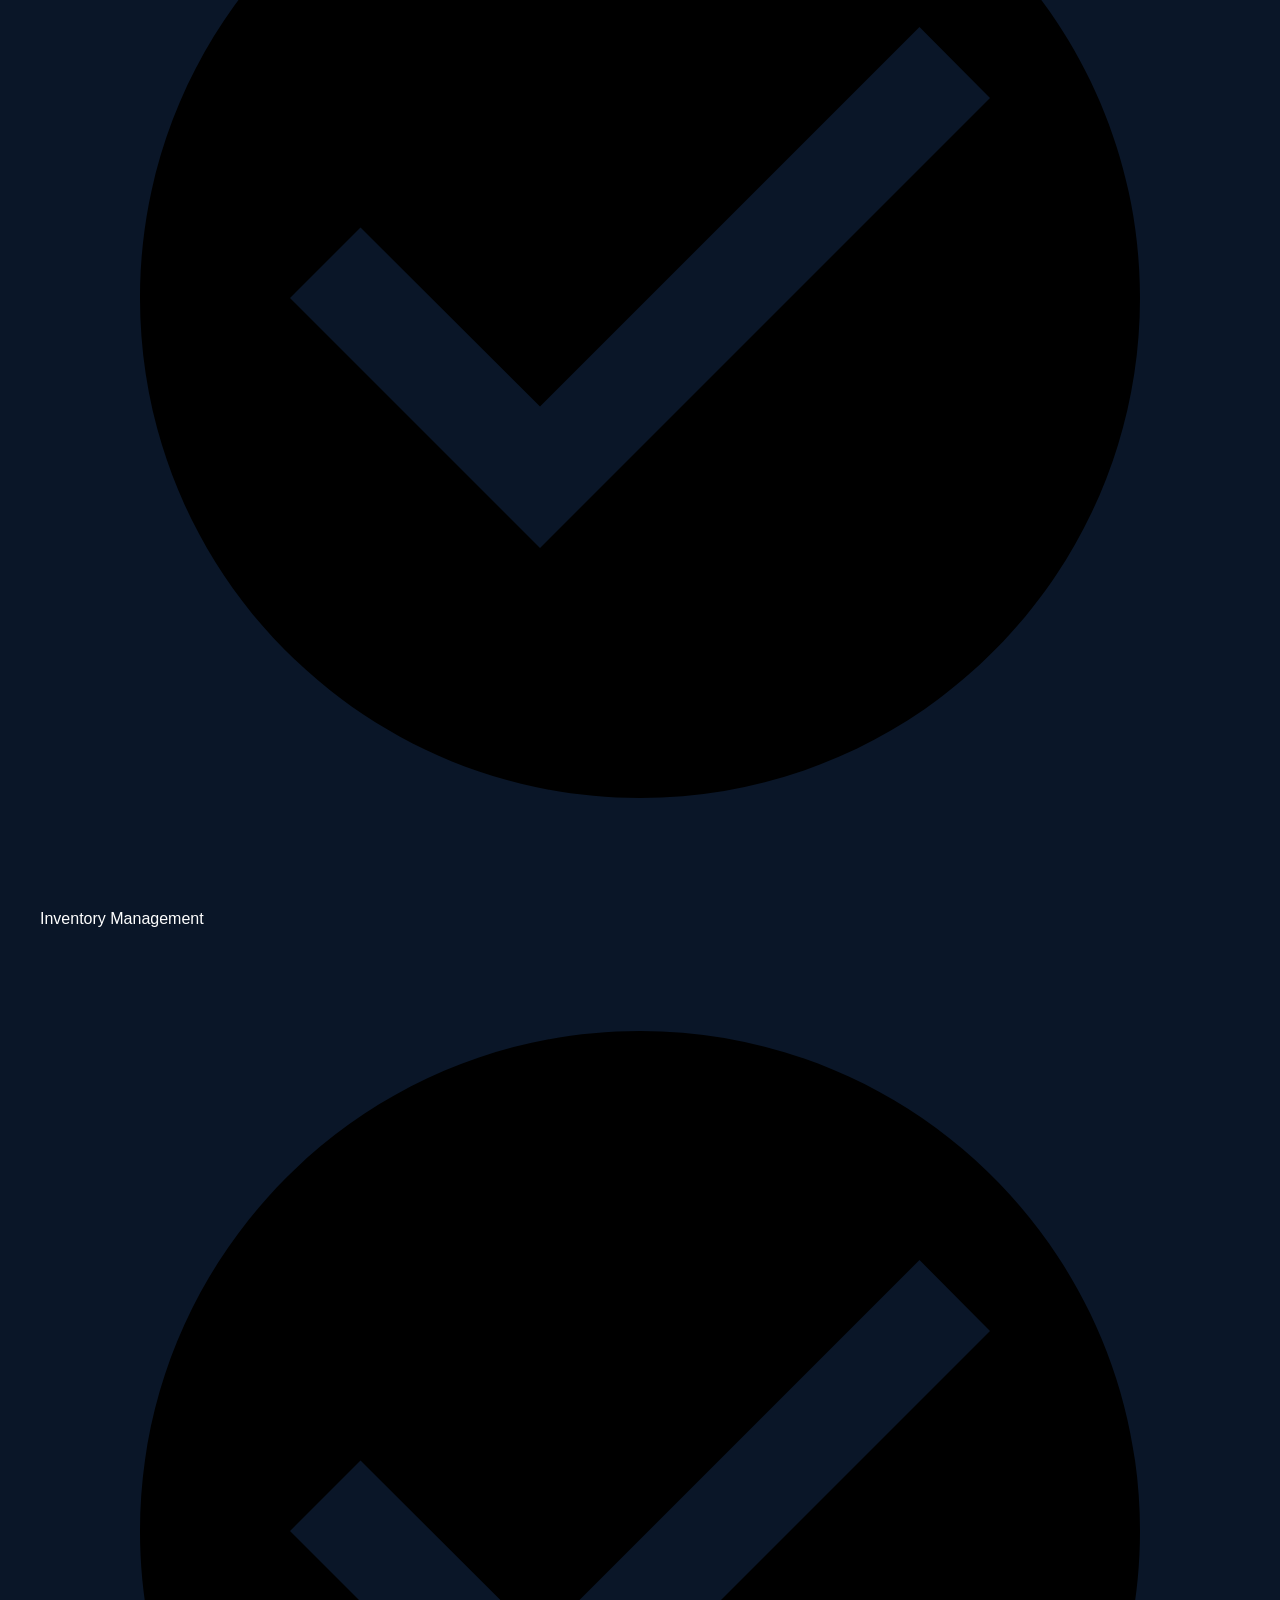
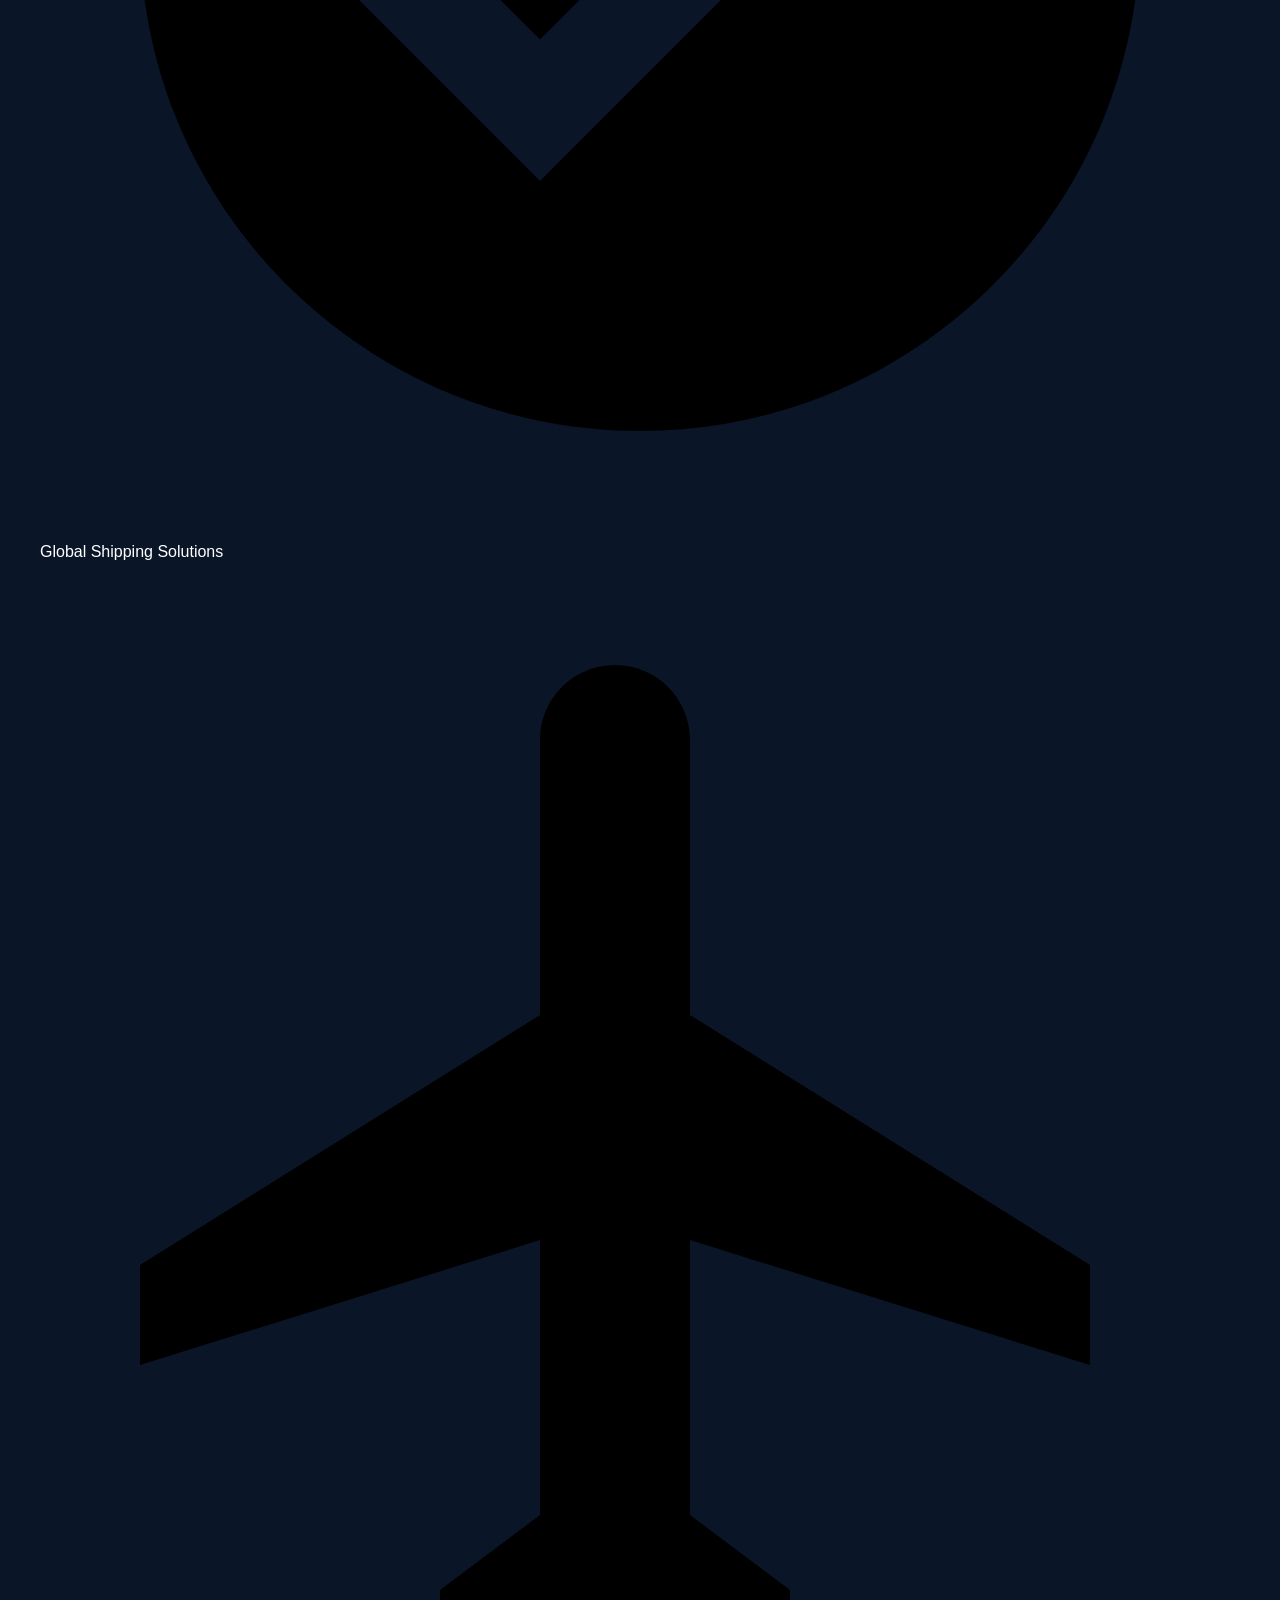
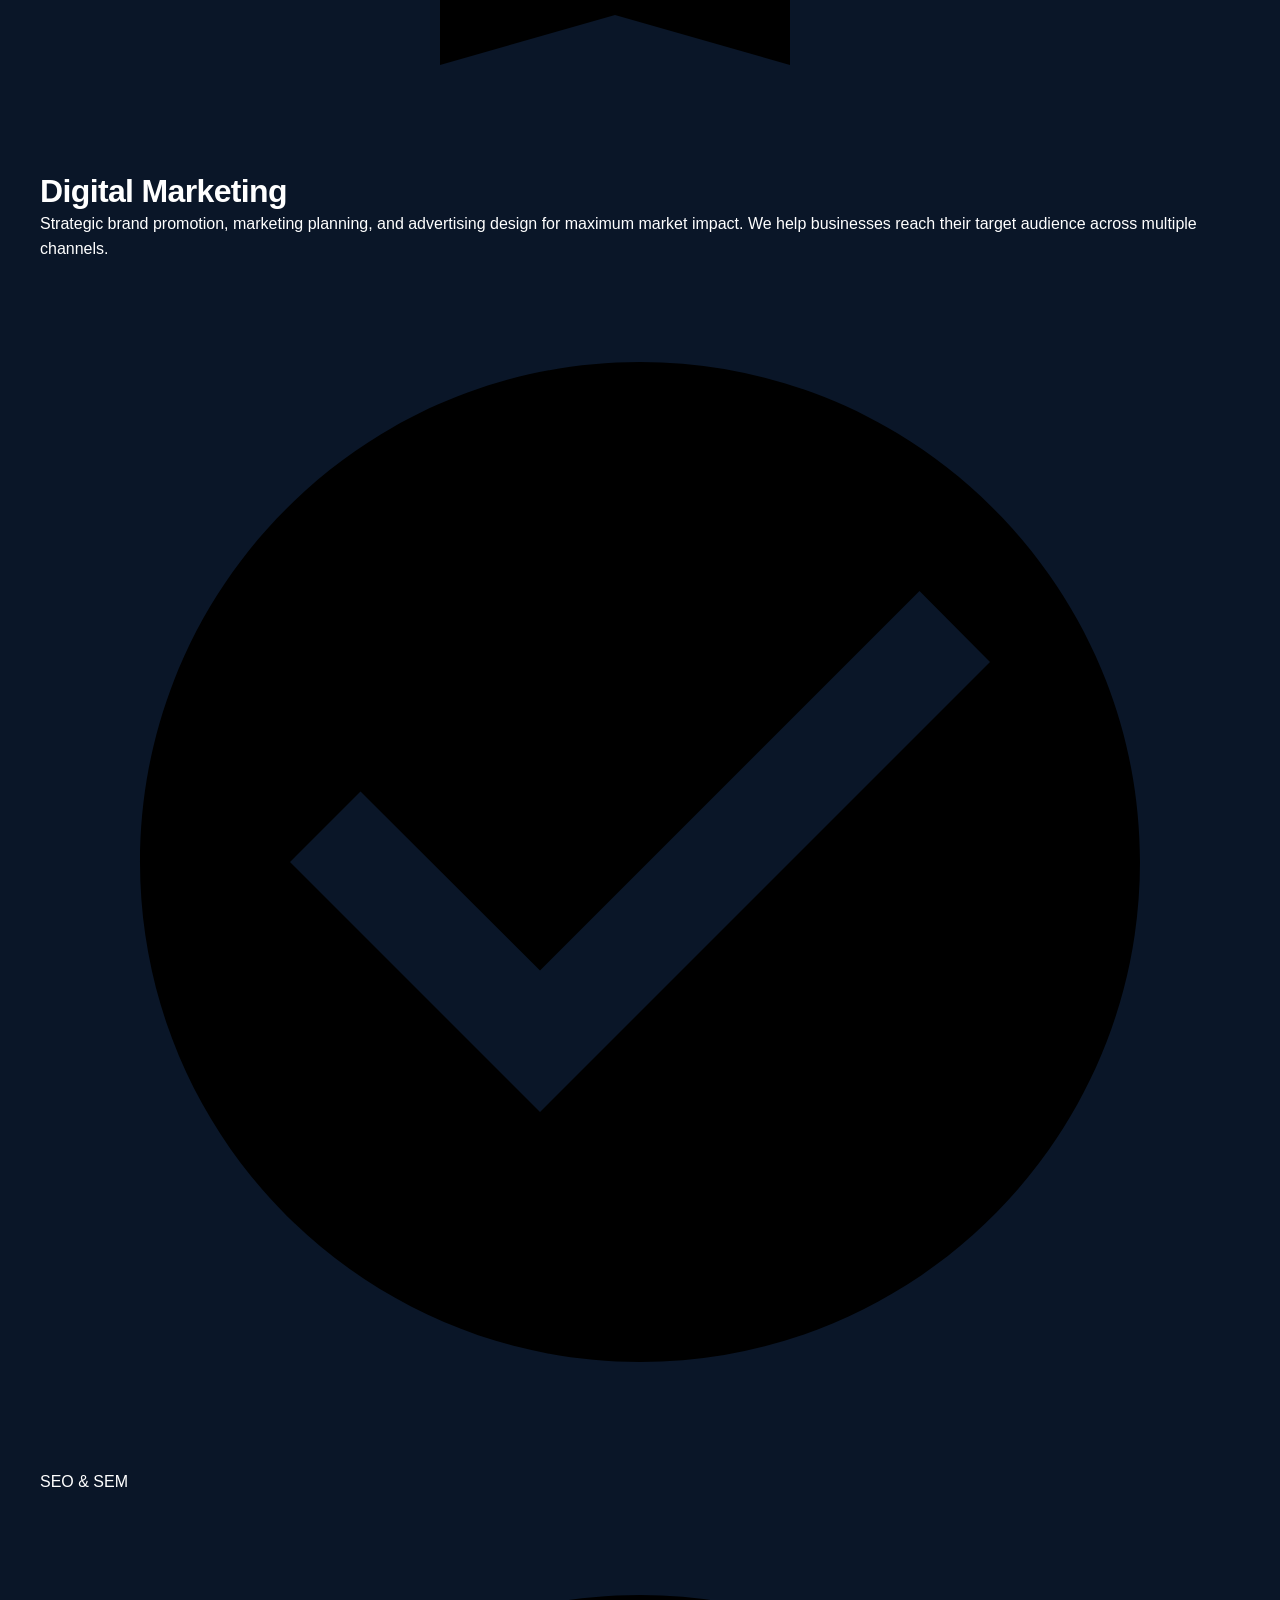
<file: services.html>
<!DOCTYPE html>
<html lang="en">
<head>
    <meta charset="UTF-8">
    <meta name="viewport" content="width=device-width, initial-scale=1.0">
    <meta name="description" content="Services - Zhengzhou Fahuaxin Network Technology Co., Ltd. offers mobile app development, e-commerce solutions, digital marketing, and ad monetization services.">
    <meta name="keywords" content="mobile app development, e-commerce, digital marketing, ad monetization, Google Play, App Store">
    <meta name="author" content="Zhengzhou Fahuaxin Network Technology Co., Ltd.">
    <meta name="robots" content="index, follow">
    <meta property="og:title" content="Our Services - Zhengzhou Fahuaxin Network Technology">
    <meta property="og:description" content="Comprehensive digital solutions including mobile apps, e-commerce, and advertising">
    <meta property="og:type" content="website">
    <link rel="canonical" href="https://fahuaxin.com/services.html">
    <title>Services - Zhengzhou Fahuaxin Network Technology Co., Ltd.</title>
    <link rel="icon" type="image/svg+xml" href="images/logo.svg">
    <link rel="stylesheet" href="css/style.css">
</head>
<body>
    <canvas id="bg-canvas"></canvas>
    
    <nav class="nav">
        <div class="container">
            <div class="nav-inner">
                <a href="index.html" class="nav-logo">
                    <svg viewBox="0 0 100 100" xmlns="http://www.w3.org/2000/svg">
                        <defs>
                            <linearGradient id="navLogoGradient" x1="0%" y1="0%" x2="100%" y2="100%">
                                <stop offset="0%" style="stop-color:#00d4ff"/>
                                <stop offset="100%" style="stop-color:#0077ff"/>
                            </linearGradient>
                        </defs>
                        <circle cx="50" cy="50" r="45" fill="none" stroke="url(#navLogoGradient)" stroke-width="3"/>
                        <circle cx="50" cy="50" r="20" fill="url(#navLogoGradient)"/>
                        <circle cx="50" cy="20" r="6" fill="#00d4ff"/>
                        <circle cx="76" cy="35" r="6" fill="#0077ff"/>
                        <circle cx="76" cy="65" r="6" fill="#00d4ff"/>
                        <circle cx="50" cy="80" r="6" fill="#0077ff"/>
                        <circle cx="24" cy="65" r="6" fill="#00d4ff"/>
                        <circle cx="24" cy="35" r="6" fill="#0077ff"/>
                    </svg>
                    <span class="nav-logo-text">FAHUAXIN</span>
                </a>
                <ul class="nav-menu">
                    <li><a href="index.html" class="nav-link">Home</a></li>
                    <li><a href="services.html" class="nav-link active">Services</a></li>
                    <li><a href="culture.html" class="nav-link">Culture</a></li>
                    <li><a href="news.html" class="nav-link">News</a></li>
                    <li><a href="contact.html" class="nav-link">Contact</a></li>
                </ul>
                <div class="nav-toggle">
                    <span></span>
                    <span></span>
                    <span></span>
                </div>
            </div>
        </div>
    </nav>

    <section class="page-header">
        <div class="container">
            <div class="page-header-content">
                <h1>Our Services</h1>
                <p>Comprehensive digital solutions tailored for the global market, from mobile apps to e-commerce operations.</p>
                <div class="breadcrumb">
                    <a href="index.html">Home</a>
                    <span>/</span>
                    <span>Services</span>
                </div>
            </div>
        </div>
    </section>

    <section class="section">
        <div class="container">
            <div class="section-header animate-on-scroll">
                <span class="section-badge">Core Services</span>
                <h2>What We Offer</h2>
                <p class="section-description">We provide end-to-end digital solutions designed to help businesses succeed in the global marketplace.</p>
            </div>
            
            <div class="services-detail-grid">
                <div class="service-detail-card animate-on-scroll">
                    <div class="service-detail-icon">
                        <svg viewBox="0 0 24 24"><path d="M17 1.01L7 1c-1.1 0-2 .9-2 2v18c0 1.1.9 2 2 2h10c1.1 0 2-.9 2-2V3c0-1.1-.9-1.99-2-1.99zM17 19H7V5h10v14z"/></svg>
                    </div>
                    <h3>Mobile App Development</h3>
                    <p>Native and cross-platform applications for iOS and Android, optimized for Google Play and App Store distribution. Our apps cover network technology services, technical development, technical consulting, e-commerce operations, internet sales, marketing planning, brand promotion, advertising design and production, business information consulting, and wholesale/retail of computer hardware, daily necessities, home goods, clothing, footwear, beauty products, and digital products.</p>
                    <div class="service-features">
                        <div class="service-feature">
                            <svg viewBox="0 0 24 24"><path d="M12 2C6.48 2 2 6.48 2 12s4.48 10 10 10 10-4.48 10-10S17.52 2 12 2zm-2 15l-5-5 1.41-1.41L10 14.17l7.59-7.59L19 8l-9 9z"/></svg>
                            <span>Native iOS & Android</span>
                        </div>
                        <div class="service-feature">
                            <svg viewBox="0 0 24 24"><path d="M12 2C6.48 2 2 6.48 2 12s4.48 10 10 10 10-4.48 10-10S17.52 2 12 2zm-2 15l-5-5 1.41-1.41L10 14.17l7.59-7.59L19 8l-9 9z"/></svg>
                            <span>Cross-Platform Solutions</span>
                        </div>
                        <div class="service-feature">
                            <svg viewBox="0 0 24 24"><path d="M12 2C6.48 2 2 6.48 2 12s4.48 10 10 10 10-4.48 10-10S17.52 2 12 2zm-2 15l-5-5 1.41-1.41L10 14.17l7.59-7.59L19 8l-9 9z"/></svg>
                            <span>App Store Optimization</span>
                        </div>
                        <div class="service-feature">
                            <svg viewBox="0 0 24 24"><path d="M12 2C6.48 2 2 6.48 2 12s4.48 10 10 10 10-4.48 10-10S17.52 2 12 2zm-2 15l-5-5 1.41-1.41L10 14.17l7.59-7.59L19 8l-9 9z"/></svg>
                            <span>Regular Updates & Maintenance</span>
                        </div>
                    </div>
                </div>

                <div class="service-detail-card animate-on-scroll">
                    <div class="service-detail-icon">
                        <svg viewBox="0 0 24 24"><path d="M19 3H5c-1.1 0-2 .9-2 2v14c0 1.1.9 2 2 2h14c1.1 0 2-.9 2-2V5c0-1.1-.9-2-2-2zm-5 14H7v-2h7v2zm3-4H7v-2h10v2zm0-4H7V7h10v2z"/></svg>
                    </div>
                    <h3>E-Commerce Solutions</h3>
                    <p>Complete e-commerce platform development and operation services for global online retail businesses. We handle everything from storefront design to payment integration and logistics management.</p>
                    <div class="service-features">
                        <div class="service-feature">
                            <svg viewBox="0 0 24 24"><path d="M12 2C6.48 2 2 6.48 2 12s4.48 10 10 10 10-4.48 10-10S17.52 2 12 2zm-2 15l-5-5 1.41-1.41L10 14.17l7.59-7.59L19 8l-9 9z"/></svg>
                            <span>Platform Development</span>
                        </div>
                        <div class="service-feature">
                            <svg viewBox="0 0 24 24"><path d="M12 2C6.48 2 2 6.48 2 12s4.48 10 10 10 10-4.48 10-10S17.52 2 12 2zm-2 15l-5-5 1.41-1.41L10 14.17l7.59-7.59L19 8l-9 9z"/></svg>
                            <span>Payment Integration</span>
                        </div>
                        <div class="service-feature">
                            <svg viewBox="0 0 24 24"><path d="M12 2C6.48 2 2 6.48 2 12s4.48 10 10 10 10-4.48 10-10S17.52 2 12 2zm-2 15l-5-5 1.41-1.41L10 14.17l7.59-7.59L19 8l-9 9z"/></svg>
                            <span>Inventory Management</span>
                        </div>
                        <div class="service-feature">
                            <svg viewBox="0 0 24 24"><path d="M12 2C6.48 2 2 6.48 2 12s4.48 10 10 10 10-4.48 10-10S17.52 2 12 2zm-2 15l-5-5 1.41-1.41L10 14.17l7.59-7.59L19 8l-9 9z"/></svg>
                            <span>Global Shipping Solutions</span>
                        </div>
                    </div>
                </div>

                <div class="service-detail-card animate-on-scroll">
                    <div class="service-detail-icon">
                        <svg viewBox="0 0 24 24"><path d="M21 16v-2l-8-5V3.5c0-.83-.67-1.5-1.5-1.5S10 2.67 10 3.5V9l-8 5v2l8-2.5V19l-2 1.5V22l3.5-1 3.5 1v-1.5L13 19v-5.5l8 2.5z"/></svg>
                    </div>
                    <h3>Digital Marketing</h3>
                    <p>Strategic brand promotion, marketing planning, and advertising design for maximum market impact. We help businesses reach their target audience across multiple channels.</p>
                    <div class="service-features">
                        <div class="service-feature">
                            <svg viewBox="0 0 24 24"><path d="M12 2C6.48 2 2 6.48 2 12s4.48 10 10 10 10-4.48 10-10S17.52 2 12 2zm-2 15l-5-5 1.41-1.41L10 14.17l7.59-7.59L19 8l-9 9z"/></svg>
                            <span>SEO & SEM</span>
                        </div>
                        <div class="service-feature">
                            <svg viewBox="0 0 24 24"><path d="M12 2C6.48 2 2 6.48 2 12s4.48 10 10 10 10-4.48 10-10S17.52 2 12 2zm-2 15l-5-5 1.41-1.41L10 14.17l7.59-7.59L19 8l-9 9z"/></svg>
                            <span>Social Media Marketing</span>
                        </div>
                        <div class="service-feature">
                            <svg viewBox="0 0 24 24"><path d="M12 2C6.48 2 2 6.48 2 12s4.48 10 10 10 10-4.48 10-10S17.52 2 12 2zm-2 15l-5-5 1.41-1.41L10 14.17l7.59-7.59L19 8l-9 9z"/></svg>
                            <span>Content Marketing</span>
                        </div>
                        <div class="service-feature">
                            <svg viewBox="0 0 24 24"><path d="M12 2C6.48 2 2 6.48 2 12s4.48 10 10 10 10-4.48 10-10S17.52 2 12 2zm-2 15l-5-5 1.41-1.41L10 14.17l7.59-7.59L19 8l-9 9z"/></svg>
                            <span>Analytics & Reporting</span>
                        </div>
                    </div>
                </div>

                <div class="service-detail-card animate-on-scroll">
                    <div class="service-detail-icon">
                        <svg viewBox="0 0 24 24"><path d="M12 1L3 5v6c0 5.55 3.84 10.74 9 12 5.16-1.26 9-6.45 9-12V5l-9-4zm0 10.99h7c-.53 4.12-3.28 7.79-7 8.94V12H5V6.3l7-3.11v8.8z"/></svg>
                    </div>
                    <h3>Ad Monetization</h3>
                    <p>Professional ad monetization with multiple networks including AdMob, Facebook Audience Network, Unity Ads, AppLovin, IronSource, MoPub, and more for optimal revenue generation. Our apps feature various ad formats including splash ads, rewarded video ads, interstitial ads, and banner ads.</p>
                    <div class="service-features">
                        <div class="service-feature">
                            <svg viewBox="0 0 24 24"><path d="M12 2C6.48 2 2 6.48 2 12s4.48 10 10 10 10-4.48 10-10S17.52 2 12 2zm-2 15l-5-5 1.41-1.41L10 14.17l7.59-7.59L19 8l-9 9z"/></svg>
                            <span>AdMob Integration</span>
                        </div>
                        <div class="service-feature">
                            <svg viewBox="0 0 24 24"><path d="M12 2C6.48 2 2 6.48 2 12s4.48 10 10 10 10-4.48 10-10S17.52 2 12 2zm-2 15l-5-5 1.41-1.41L10 14.17l7.59-7.59L19 8l-9 9z"/></svg>
                            <span>Facebook Audience Network</span>
                        </div>
                        <div class="service-feature">
                            <svg viewBox="0 0 24 24"><path d="M12 2C6.48 2 2 6.48 2 12s4.48 10 10 10 10-4.48 10-10S17.52 2 12 2zm-2 15l-5-5 1.41-1.41L10 14.17l7.59-7.59L19 8l-9 9z"/></svg>
                            <span>Unity Ads</span>
                        </div>
                        <div class="service-feature">
                            <svg viewBox="0 0 24 24"><path d="M12 2C6.48 2 2 6.48 2 12s4.48 10 10 10 10-4.48 10-10S17.52 2 12 2zm-2 15l-5-5 1.41-1.41L10 14.17l7.59-7.59L19 8l-9 9z"/></svg>
                            <span>AppLovin & IronSource</span>
                        </div>
                    </div>
                </div>
            </div>
        </div>
    </section>

    <section class="section" style="background: var(--secondary-color);">
        <div class="container">
            <div class="section-header animate-on-scroll">
                <span class="section-badge">Mobile Management</span>
                <h2>Mobile Management Apps</h2>
                <p class="section-description">Our proprietary mobile management applications provide comprehensive tools for business operations, analytics, and user engagement on the go. Available on Google Play and App Store.</p>
            </div>
            
            <div class="app-features-grid">
                <div class="app-feature-card animate-on-scroll">
                    <div class="app-feature-icon">
                        <svg viewBox="0 0 24 24"><path d="M19 3H5c-1.1 0-2 .9-2 2v14c0 1.1.9 2 2 2h14c1.1 0 2-.9 2-2V5c0-1.1-.9-2-2-2zm-5 14H7v-2h7v2zm3-4H7v-2h10v2zm0-4H7V7h10v2z"/></svg>
                    </div>
                    <h4>Business Operations</h4>
                    <p>Manage your business workflows, inventory, and operations directly from your mobile device.</p>
                </div>
                <div class="app-feature-card animate-on-scroll">
                    <div class="app-feature-icon">
                        <svg viewBox="0 0 24 24"><path d="M19 3H5c-1.1 0-2 .9-2 2v14c0 1.1.9 2 2 2h14c1.1 0 2-.9 2-2V5c0-1.1-.9-2-2-2zM9 17H7v-7h2v7zm4 0h-2V7h2v10zm4 0h-2v-4h2v4z"/></svg>
                    </div>
                    <h4>Real-time Analytics</h4>
                    <p>Access detailed analytics and reports to make data-driven decisions for your business.</p>
                </div>
                <div class="app-feature-card animate-on-scroll">
                    <div class="app-feature-icon">
                        <svg viewBox="0 0 24 24"><path d="M12 12c2.21 0 4-1.79 4-4s-1.79-4-4-4-4 1.79-4 4 1.79 4 4 4zm0 2c-2.67 0-8 1.34-8 4v2h16v-2c0-2.66-5.33-4-8-4z"/></svg>
                    </div>
                    <h4>User Engagement</h4>
                    <p>Connect with your customers through push notifications, in-app messaging, and loyalty programs.</p>
                </div>
                <div class="app-feature-card animate-on-scroll">
                    <div class="app-feature-icon">
                        <svg viewBox="0 0 24 24"><path d="M18 8h-1V6c0-2.76-2.24-5-5-5S7 3.24 7 6v2H6c-1.1 0-2 .9-2 2v10c0 1.1.9 2 2 2h12c1.1 0 2-.9 2-2V10c0-1.1-.9-2-2-2zm-6 9c-1.1 0-2-.9-2-2s.9-2 2-2 2 .9 2 2-.9 2-2 2zm3.1-9H8.9V6c0-1.71 1.39-3.1 3.1-3.1 1.71 0 3.1 1.39 3.1 3.1v2z"/></svg>
                    </div>
                    <h4>Secure & Compliant</h4>
                    <p>Enterprise-grade security with full compliance with GDPR, CCPA, and app store policies.</p>
                </div>
            </div>
        </div>
    </section>

    <section class="section">
        <div class="container">
            <div class="section-header animate-on-scroll">
                <span class="section-badge">Ad Formats</span>
                <h2>Advertising Solutions</h2>
                <p class="section-description">We implement various advertising formats to maximize revenue while maintaining user experience.</p>
            </div>
            
            <div class="ad-formats-grid">
                <div class="ad-format-card animate-on-scroll">
                    <div class="ad-format-icon">
                        <svg viewBox="0 0 24 24"><path d="M21 3H3c-1.1 0-2 .9-2 2v14c0 1.1.9 2 2 2h18c1.1 0 2-.9 2-2V5c0-1.1-.9-2-2-2zm0 16H3V5h18v14z"/></svg>
                    </div>
                    <h4>Splash Ads</h4>
                    <p>Full-screen advertisements displayed when users open the app, providing high visibility for advertisers.</p>
                </div>
                <div class="ad-format-card animate-on-scroll">
                    <div class="ad-format-icon">
                        <svg viewBox="0 0 24 24"><path d="M21 3H3c-1.1 0-2 .9-2 2v14c0 1.1.9 2 2 2h18c1.1 0 2-.9 2-2V5c0-1.1-.9-2-2-2zm0 16H3V5h18v14zM9 8h2v8H9zm4 2h2v6h-2z"/></svg>
                    </div>
                    <h4>Rewarded Video Ads</h4>
                    <p>User-initiated video advertisements that reward users with in-app benefits, ensuring positive engagement.</p>
                </div>
                <div class="ad-format-card animate-on-scroll">
                    <div class="ad-format-icon">
                        <svg viewBox="0 0 24 24"><path d="M19 3H5c-1.1 0-2 .9-2 2v14c0 1.1.9 2 2 2h14c1.1 0 2-.9 2-2V5c0-1.1-.9-2-2-2zm0 16H5V5h14v14zM7 10h2v7H7zm4-3h2v10h-2zm4 6h2v4h-2z"/></svg>
                    </div>
                    <h4>Interstitial Ads</h4>
                    <p>Full-screen ads displayed at natural transition points in the app for maximum impact.</p>
                </div>
                <div class="ad-format-card animate-on-scroll">
                    <div class="ad-format-icon">
                        <svg viewBox="0 0 24 24"><path d="M21 3H3c-1.1 0-2 .9-2 2v14c0 1.1.9 2 2 2h18c1.1 0 2-.9 2-2V5c0-1.1-.9-2-2-2zm0 16H3V5h18v14zM5 15h14v2H5z"/></svg>
                    </div>
                    <h4>Banner Ads</h4>
                    <p>Standard banner advertisements displayed at the top or bottom of the screen for consistent revenue.</p>
                </div>
            </div>
        </div>
    </section>

    <section class="section cta-section">
        <div class="container">
            <div class="cta-content animate-on-scroll">
                <h2>Ready to Get Started?</h2>
                <p>Let's discuss how we can help transform your digital presence and drive business growth.</p>
                <div class="cta-buttons">
                    <a href="contact.html" class="btn btn-primary">
                        Contact Us
                        <svg viewBox="0 0 24 24" fill="currentColor"><path d="M5 12h14M12 5l7 7-7 7"/></svg>
                    </a>
                    <a href="https://fahuaxin.com" class="btn btn-secondary">
                        Visit Our Website
                        <svg viewBox="0 0 24 24" fill="currentColor"><path d="M3.9 12c0-1.71 1.39-3.1 3.1-3.1h4V7H7c-2.76 0-5 2.24-5 5s2.24 5 5 5h4v-1.9H7c-1.71 0-3.1-1.39-3.1-3.1zM8 13h8v-2H8v2zm9-6h-4v1.9h4c1.71 0 3.1 1.39 3.1 3.1s-1.39 3.1-3.1 3.1h-4V17h4c2.76 0 5-2.24 5-5s-2.24-5-5-5z"/></svg>
                    </a>
                </div>
            </div>
        </div>
    </section>

    <footer class="footer">
        <div class="container">
            <div class="footer-grid">
                <div class="footer-brand">
                    <div class="footer-logo">
                        <svg viewBox="0 0 100 100" xmlns="http://www.w3.org/2000/svg">
                            <defs>
                                <linearGradient id="footerLogoGradient" x1="0%" y1="0%" x2="100%" y2="100%">
                                    <stop offset="0%" style="stop-color:#00d4ff"/>
                                    <stop offset="100%" style="stop-color:#0077ff"/>
                                </linearGradient>
                            </defs>
                            <circle cx="50" cy="50" r="45" fill="none" stroke="url(#footerLogoGradient)" stroke-width="3"/>
                            <circle cx="50" cy="50" r="20" fill="url(#footerLogoGradient)"/>
                            <circle cx="50" cy="20" r="6" fill="#00d4ff"/>
                            <circle cx="76" cy="35" r="6" fill="#0077ff"/>
                            <circle cx="76" cy="65" r="6" fill="#00d4ff"/>
                            <circle cx="50" cy="80" r="6" fill="#0077ff"/>
                            <circle cx="24" cy="65" r="6" fill="#00d4ff"/>
                            <circle cx="24" cy="35" r="6" fill="#0077ff"/>
                        </svg>
                        <span class="footer-logo-text">FAHUAXIN</span>
                    </div>
                    <p>Zhengzhou Fahuaxin Network Technology Co., Ltd. is a leading provider of network technology services, mobile app development, and digital solutions serving businesses worldwide.</p>
                </div>
                <div class="footer-column">
                    <h4>Quick Links</h4>
                    <ul class="footer-links">
                        <li><a href="index.html">Home</a></li>
                        <li><a href="services.html">Services</a></li>
                        <li><a href="culture.html">Culture</a></li>
                        <li><a href="news.html">News</a></li>
                        <li><a href="contact.html">Contact</a></li>
                    </ul>
                </div>
                <div class="footer-column">
                    <h4>Services</h4>
                    <ul class="footer-links">
                        <li><a href="services.html">Mobile Apps</a></li>
                        <li><a href="services.html">E-Commerce</a></li>
                        <li><a href="services.html">Digital Marketing</a></li>
                        <li><a href="services.html">Ad Monetization</a></li>
                        <li><a href="services.html">Technical Support</a></li>
                    </ul>
                </div>
                <div class="footer-column">
                    <h4>Contact Us</h4>
                    <ul class="footer-links">
                        <li><a href="mailto:support@fahuaxin.com">support@fahuaxin.com</a></li>
                        <li><a href="mailto:yangna@fahuaxin.com">yangna@fahuaxin.com</a></li>
                        <li><a href="https://fahuaxin.com">fahuaxin.com</a></li>
                    </ul>
                </div>
            </div>
            <div class="footer-bottom">
                <p class="footer-copyright">© 2024 Zhengzhou Fahuaxin Network Technology Co., Ltd. All rights reserved.</p>
                <div class="footer-legal">
                    <a href="privacy-policy.html">Privacy Policy</a>
                    <a href="terms-of-service.html">Terms of Service</a>
                </div>
            </div>
        </div>
    </footer>

    <script src="js/main.js"></script>
</body>
</html>
</file>
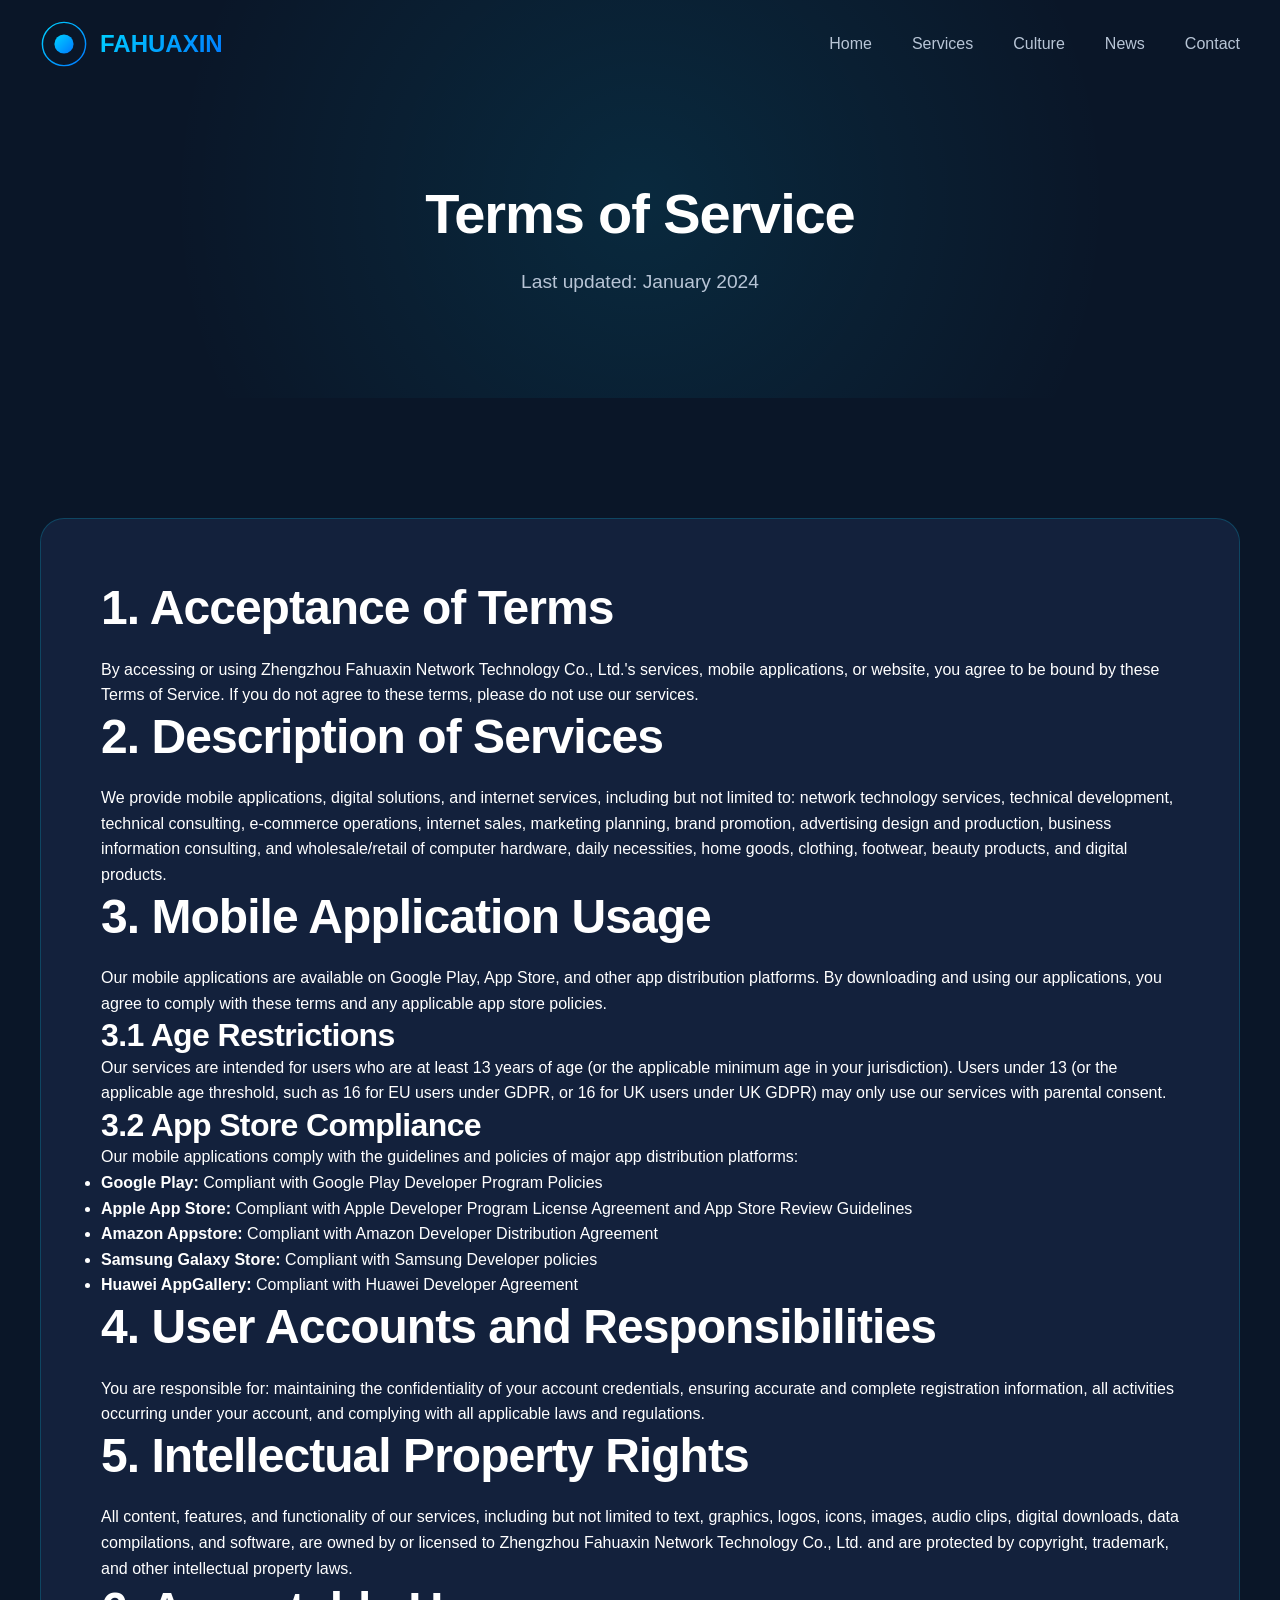
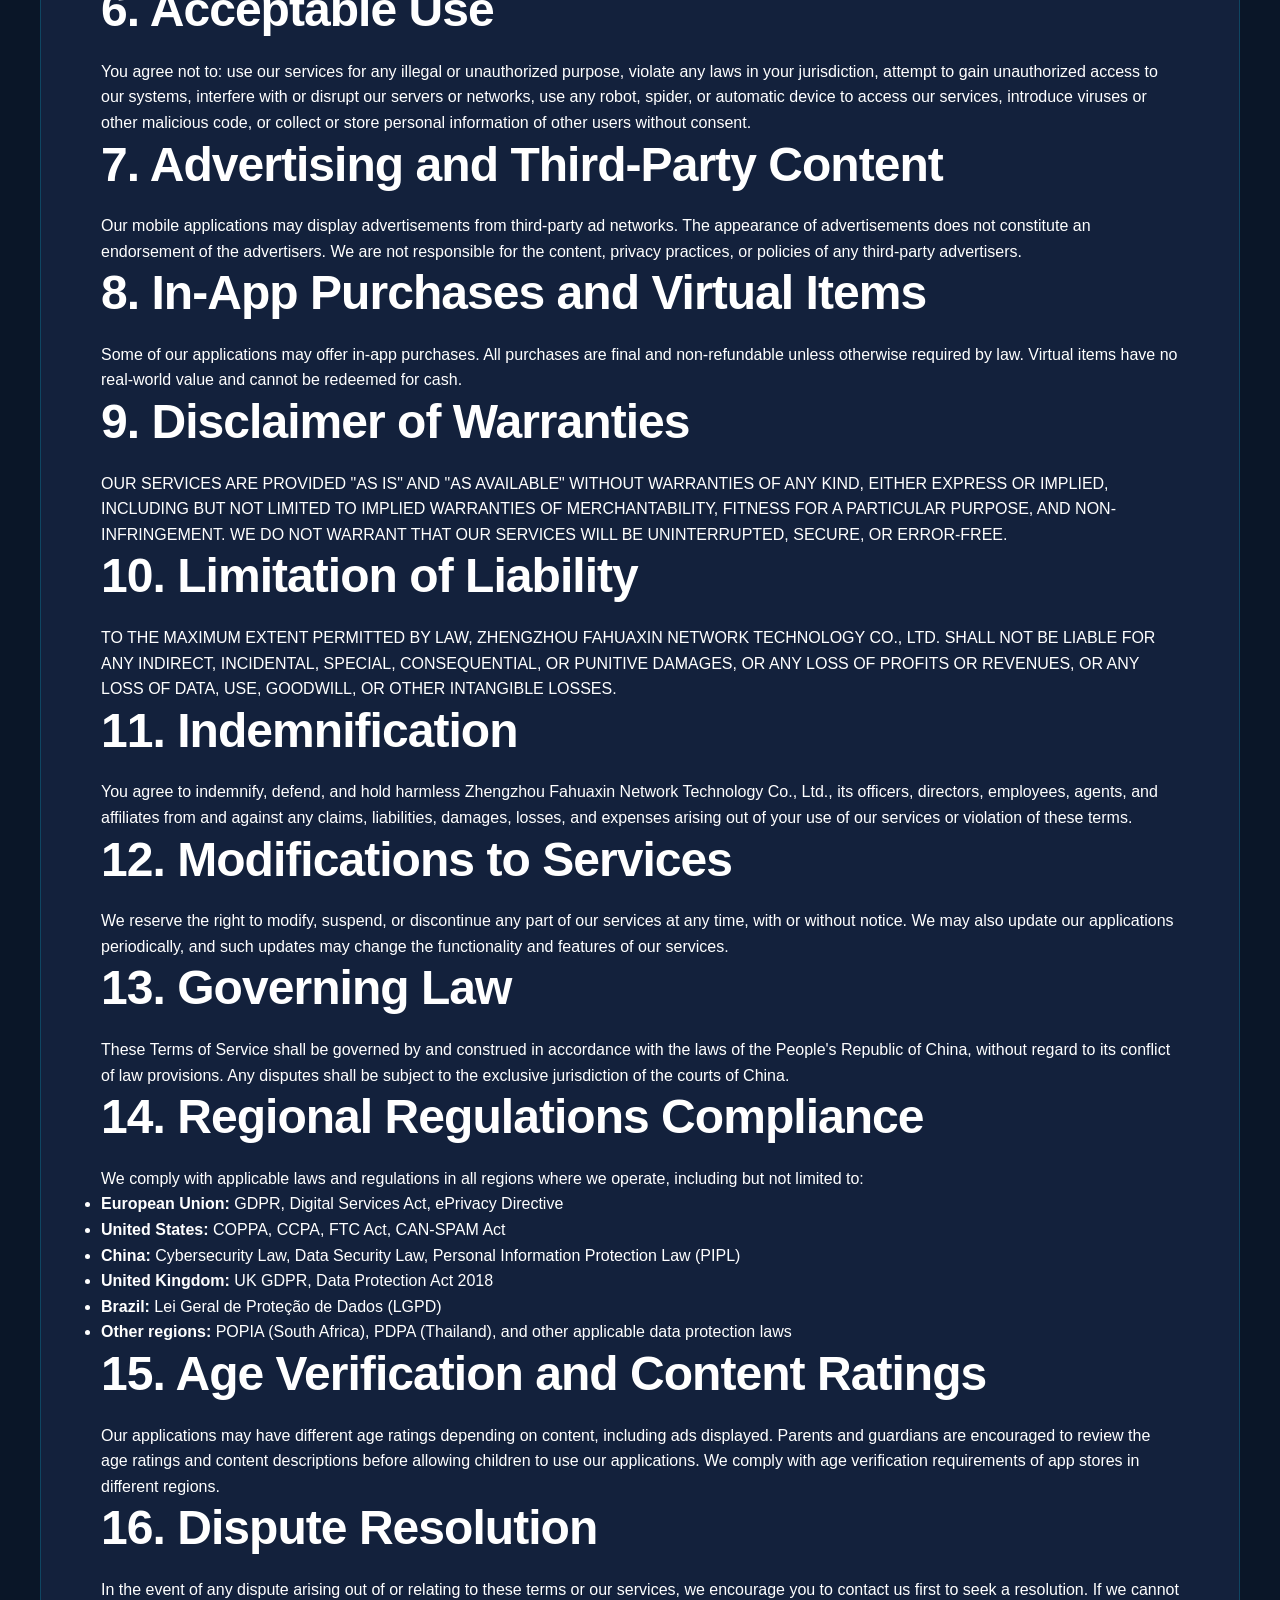
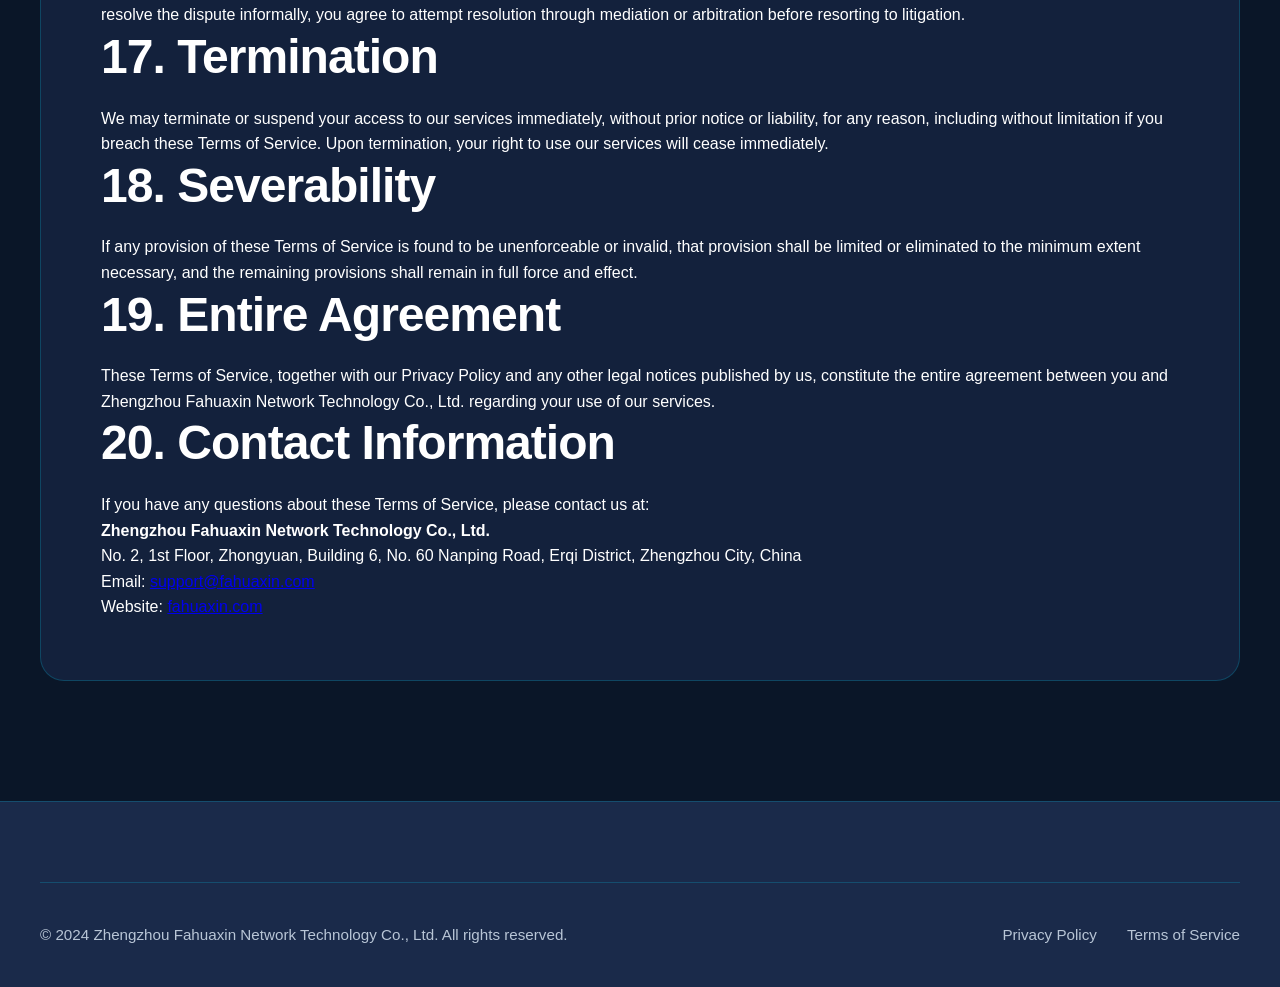
<file: terms-of-service.html>
<!DOCTYPE html>
<html lang="en">
<head>
    <meta charset="UTF-8">
    <meta name="viewport" content="width=device-width, initial-scale=1.0">
    <meta name="description" content="Terms of Service - Zhengzhou Fahuaxin Network Technology Co., Ltd. - Read our terms and conditions for using our services.">
    <meta name="author" content="Zhengzhou Fahuaxin Network Technology Co., Ltd.">
    <meta name="robots" content="noindex, follow">
    <link rel="canonical" href="https://fahuaxin.com/terms-of-service.html">
    <title>Terms of Service - Zhengzhou Fahuaxin Network Technology Co., Ltd.</title>
    <link rel="icon" type="image/svg+xml" href="images/logo.svg">
    <link rel="stylesheet" href="css/style.css">
</head>
<body>
    <nav class="nav">
        <div class="container">
            <div class="nav-inner">
                <a href="index.html" class="nav-logo">
                    <svg viewBox="0 0 100 100" xmlns="http://www.w3.org/2000/svg">
                        <defs>
                            <linearGradient id="navLogoGradient" x1="0%" y1="0%" x2="100%" y2="100%">
                                <stop offset="0%" style="stop-color:#00d4ff"/>
                                <stop offset="100%" style="stop-color:#0077ff"/>
                            </linearGradient>
                        </defs>
                        <circle cx="50" cy="50" r="45" fill="none" stroke="url(#navLogoGradient)" stroke-width="3"/>
                        <circle cx="50" cy="50" r="20" fill="url(#navLogoGradient)"/>
                    </svg>
                    <span class="nav-logo-text">FAHUAXIN</span>
                </a>
                <ul class="nav-menu">
                    <li><a href="index.html" class="nav-link">Home</a></li>
                    <li><a href="services.html" class="nav-link">Services</a></li>
                    <li><a href="culture.html" class="nav-link">Culture</a></li>
                    <li><a href="news.html" class="nav-link">News</a></li>
                    <li><a href="contact.html" class="nav-link">Contact</a></li>
                </ul>
            </div>
        </div>
    </nav>
    <section class="page-header">
        <div class="container">
            <div class="page-header-content">
                <h1>Terms of Service</h1>
                <p>Last updated: January 2024</p>
            </div>
        </div>
    </section>
    <section class="section">
        <div class="container">
            <div class="legal-content">
                <h2>1. Acceptance of Terms</h2>
                <p>By accessing or using Zhengzhou Fahuaxin Network Technology Co., Ltd.'s services, mobile applications, or website, you agree to be bound by these Terms of Service. If you do not agree to these terms, please do not use our services.</p>
                
                <h2>2. Description of Services</h2>
                <p>We provide mobile applications, digital solutions, and internet services, including but not limited to: network technology services, technical development, technical consulting, e-commerce operations, internet sales, marketing planning, brand promotion, advertising design and production, business information consulting, and wholesale/retail of computer hardware, daily necessities, home goods, clothing, footwear, beauty products, and digital products.</p>
                
                <h2>3. Mobile Application Usage</h2>
                <p>Our mobile applications are available on Google Play, App Store, and other app distribution platforms. By downloading and using our applications, you agree to comply with these terms and any applicable app store policies.</p>
                
                <h3>3.1 Age Restrictions</h3>
                <p>Our services are intended for users who are at least 13 years of age (or the applicable minimum age in your jurisdiction). Users under 13 (or the applicable age threshold, such as 16 for EU users under GDPR, or 16 for UK users under UK GDPR) may only use our services with parental consent.</p>
                
                <h3>3.2 App Store Compliance</h3>
                <p>Our mobile applications comply with the guidelines and policies of major app distribution platforms:</p>
                <ul>
                    <li><strong>Google Play:</strong> Compliant with Google Play Developer Program Policies</li>
                    <li><strong>Apple App Store:</strong> Compliant with Apple Developer Program License Agreement and App Store Review Guidelines</li>
                    <li><strong>Amazon Appstore:</strong> Compliant with Amazon Developer Distribution Agreement</li>
                    <li><strong>Samsung Galaxy Store:</strong> Compliant with Samsung Developer policies</li>
                    <li><strong>Huawei AppGallery:</strong> Compliant with Huawei Developer Agreement</li>
                </ul>
                
                <h2>4. User Accounts and Responsibilities</h2>
                <p>You are responsible for: maintaining the confidentiality of your account credentials, ensuring accurate and complete registration information, all activities occurring under your account, and complying with all applicable laws and regulations.</p>
                
                <h2>5. Intellectual Property Rights</h2>
                <p>All content, features, and functionality of our services, including but not limited to text, graphics, logos, icons, images, audio clips, digital downloads, data compilations, and software, are owned by or licensed to Zhengzhou Fahuaxin Network Technology Co., Ltd. and are protected by copyright, trademark, and other intellectual property laws.</p>
                
                <h2>6. Acceptable Use</h2>
                <p>You agree not to: use our services for any illegal or unauthorized purpose, violate any laws in your jurisdiction, attempt to gain unauthorized access to our systems, interfere with or disrupt our servers or networks, use any robot, spider, or automatic device to access our services, introduce viruses or other malicious code, or collect or store personal information of other users without consent.</p>
                
                <h2>7. Advertising and Third-Party Content</h2>
                <p>Our mobile applications may display advertisements from third-party ad networks. The appearance of advertisements does not constitute an endorsement of the advertisers. We are not responsible for the content, privacy practices, or policies of any third-party advertisers.</p>
                
                <h2>8. In-App Purchases and Virtual Items</h2>
                <p>Some of our applications may offer in-app purchases. All purchases are final and non-refundable unless otherwise required by law. Virtual items have no real-world value and cannot be redeemed for cash.</p>
                
                <h2>9. Disclaimer of Warranties</h2>
                <p>OUR SERVICES ARE PROVIDED "AS IS" AND "AS AVAILABLE" WITHOUT WARRANTIES OF ANY KIND, EITHER EXPRESS OR IMPLIED, INCLUDING BUT NOT LIMITED TO IMPLIED WARRANTIES OF MERCHANTABILITY, FITNESS FOR A PARTICULAR PURPOSE, AND NON-INFRINGEMENT. WE DO NOT WARRANT THAT OUR SERVICES WILL BE UNINTERRUPTED, SECURE, OR ERROR-FREE.</p>
                
                <h2>10. Limitation of Liability</h2>
                <p>TO THE MAXIMUM EXTENT PERMITTED BY LAW, ZHENGZHOU FAHUAXIN NETWORK TECHNOLOGY CO., LTD. SHALL NOT BE LIABLE FOR ANY INDIRECT, INCIDENTAL, SPECIAL, CONSEQUENTIAL, OR PUNITIVE DAMAGES, OR ANY LOSS OF PROFITS OR REVENUES, OR ANY LOSS OF DATA, USE, GOODWILL, OR OTHER INTANGIBLE LOSSES.</p>
                
                <h2>11. Indemnification</h2>
                <p>You agree to indemnify, defend, and hold harmless Zhengzhou Fahuaxin Network Technology Co., Ltd., its officers, directors, employees, agents, and affiliates from and against any claims, liabilities, damages, losses, and expenses arising out of your use of our services or violation of these terms.</p>
                
                <h2>12. Modifications to Services</h2>
                <p>We reserve the right to modify, suspend, or discontinue any part of our services at any time, with or without notice. We may also update our applications periodically, and such updates may change the functionality and features of our services.</p>
                
                <h2>13. Governing Law</h2>
                <p>These Terms of Service shall be governed by and construed in accordance with the laws of the People's Republic of China, without regard to its conflict of law provisions. Any disputes shall be subject to the exclusive jurisdiction of the courts of China.</p>
                
                <h2>14. Regional Regulations Compliance</h2>
                <p>We comply with applicable laws and regulations in all regions where we operate, including but not limited to:</p>
                <ul>
                    <li><strong>European Union:</strong> GDPR, Digital Services Act, ePrivacy Directive</li>
                    <li><strong>United States:</strong> COPPA, CCPA, FTC Act, CAN-SPAM Act</li>
                    <li><strong>China:</strong> Cybersecurity Law, Data Security Law, Personal Information Protection Law (PIPL)</li>
                    <li><strong>United Kingdom:</strong> UK GDPR, Data Protection Act 2018</li>
                    <li><strong>Brazil:</strong> Lei Geral de Proteção de Dados (LGPD)</li>
                    <li><strong>Other regions:</strong> POPIA (South Africa), PDPA (Thailand), and other applicable data protection laws</li>
                </ul>
                
                <h2>15. Age Verification and Content Ratings</h2>
                <p>Our applications may have different age ratings depending on content, including ads displayed. Parents and guardians are encouraged to review the age ratings and content descriptions before allowing children to use our applications. We comply with age verification requirements of app stores in different regions.</p>
                
                <h2>16. Dispute Resolution</h2>
                <p>In the event of any dispute arising out of or relating to these terms or our services, we encourage you to contact us first to seek a resolution. If we cannot resolve the dispute informally, you agree to attempt resolution through mediation or arbitration before resorting to litigation.</p>
                
                <h2>17. Termination</h2>
                <p>We may terminate or suspend your access to our services immediately, without prior notice or liability, for any reason, including without limitation if you breach these Terms of Service. Upon termination, your right to use our services will cease immediately.</p>
                
                <h2>18. Severability</h2>
                <p>If any provision of these Terms of Service is found to be unenforceable or invalid, that provision shall be limited or eliminated to the minimum extent necessary, and the remaining provisions shall remain in full force and effect.</p>
                
                <h2>19. Entire Agreement</h2>
                <p>These Terms of Service, together with our Privacy Policy and any other legal notices published by us, constitute the entire agreement between you and Zhengzhou Fahuaxin Network Technology Co., Ltd. regarding your use of our services.</p>
                
                <h2>20. Contact Information</h2>
                <p>If you have any questions about these Terms of Service, please contact us at:</p>
                <p><strong>Zhengzhou Fahuaxin Network Technology Co., Ltd.</strong><br>
                No. 2, 1st Floor, Zhongyuan, Building 6, No. 60 Nanping Road, Erqi District, Zhengzhou City, China<br>
                Email: <a href="mailto:support@fahuaxin.com">support@fahuaxin.com</a><br>
                Website: <a href="https://fahuaxin.com">fahuaxin.com</a></p>
            </div>
        </div>
    </section>
    <footer class="footer">
        <div class="container">
            <div class="footer-bottom">
                <p class="footer-copyright">© 2024 Zhengzhou Fahuaxin Network Technology Co., Ltd. All rights reserved.</p>
                <div class="footer-legal"><a href="privacy-policy.html">Privacy Policy</a><a href="terms-of-service.html">Terms of Service</a></div>
            </div>
        </div>
    </footer>
    <script src="js/main.js"></script>
</body>
</html>
</file>
<file: css/style.css>
/* ========================================
   Xintao Network Technology Co., Ltd.
   Corporate Website Styles
   ======================================== */

/* CSS Variables */
:root {
    --primary-color: #0a1628;
    --secondary-color: #1a2a4a;
    --accent-color: #00d4ff;
    --accent-gradient: linear-gradient(135deg, #00d4ff 0%, #0077ff 100%);
    --text-primary: #ffffff;
    --text-secondary: #b8c5d6;
    --glass-bg: rgba(26, 42, 74, 0.6);
    --glass-border: rgba(0, 212, 255, 0.2);
    --shadow-primary: 0 8px 32px rgba(0, 212, 255, 0.15);
    --shadow-secondary: 0 4px 16px rgba(0, 0, 0, 0.3);
    --transition-smooth: all 0.4s cubic-bezier(0.4, 0, 0.2, 1);
    --font-main: 'Inter', -apple-system, BlinkMacSystemFont, 'Segoe UI', sans-serif;
}

/* Reset & Base */
* {
    margin: 0;
    padding: 0;
    box-sizing: border-box;
}

html {
    scroll-behavior: smooth;
    font-size: 16px;
}

body {
    font-family: var(--font-main);
    background: var(--primary-color);
    color: var(--text-primary);
    line-height: 1.6;
    overflow-x: hidden;
    -webkit-font-smoothing: antialiased;
    -moz-osx-font-smoothing: grayscale;
}

/* Background Animation Canvas */
#bg-canvas {
    position: fixed;
    top: 0;
    left: 0;
    width: 100%;
    height: 100%;
    z-index: -1;
}

/* Container */
.container {
    max-width: 1400px;
    margin: 0 auto;
    padding: 0 40px;
}

/* Typography */
h1, h2, h3, h4, h5, h6 {
    font-weight: 700;
    line-height: 1.2;
    letter-spacing: -0.02em;
}

h1 { font-size: 4rem; }
h2 { font-size: 3rem; }
h3 { font-size: 2rem; }
h4 { font-size: 1.5rem; }

/* Navigation */
.nav {
    position: fixed;
    top: 0;
    left: 0;
    right: 0;
    z-index: 1000;
    padding: 20px 0;
    transition: var(--transition-smooth);
}

.nav.scrolled {
    background: rgba(10, 22, 40, 0.95);
    backdrop-filter: blur(20px);
    padding: 15px 0;
    box-shadow: var(--shadow-secondary);
}

.nav-inner {
    display: flex;
    justify-content: space-between;
    align-items: center;
}

.nav-logo {
    display: flex;
    align-items: center;
    gap: 12px;
    text-decoration: none;
    color: var(--text-primary);
}

.nav-logo svg {
    width: 48px;
    height: 48px;
}

.nav-logo-text {
    font-size: 1.5rem;
    font-weight: 700;
    background: var(--accent-gradient);
    -webkit-background-clip: text;
    -webkit-text-fill-color: transparent;
    background-clip: text;
}

.nav-menu {
    display: flex;
    gap: 40px;
    list-style: none;
}

.nav-link {
    color: var(--text-secondary);
    text-decoration: none;
    font-weight: 500;
    padding: 10px 0;
    position: relative;
    transition: var(--transition-smooth);
}

.nav-link::after {
    content: '';
    position: absolute;
    bottom: 0;
    left: 0;
    width: 0;
    height: 2px;
    background: var(--accent-gradient);
    transition: var(--transition-smooth);
}

.nav-link:hover,
.nav-link.active {
    color: var(--accent-color);
}

.nav-link:hover::after,
.nav-link.active::after {
    width: 100%;
}

.nav-toggle {
    display: none;
    flex-direction: column;
    gap: 5px;
    cursor: pointer;
    padding: 10px;
}

.nav-toggle span {
    width: 25px;
    height: 3px;
    background: var(--accent-color);
    border-radius: 2px;
    transition: var(--transition-smooth);
}

/* Hero Section */
.hero {
    min-height: 100vh;
    display: flex;
    align-items: center;
    position: relative;
    padding: 120px 0 80px;
    overflow: hidden;
}

.hero-content {
    max-width: 800px;
    position: relative;
    z-index: 2;
}

.hero-badge {
    display: inline-flex;
    align-items: center;
    gap: 8px;
    background: var(--glass-bg);
    border: 1px solid var(--glass-border);
    padding: 8px 20px;
    border-radius: 50px;
    font-size: 0.9rem;
    margin-bottom: 30px;
    animation: fadeInUp 0.8s ease-out;
}

.hero-badge svg {
    width: 16px;
    height: 16px;
}

.hero h1 {
    font-size: 4.5rem;
    margin-bottom: 24px;
    animation: fadeInUp 0.8s ease-out 0.2s both;
}

.hero h1 span {
    background: var(--accent-gradient);
    -webkit-background-clip: text;
    -webkit-text-fill-color: transparent;
    background-clip: text;
}

.hero-description {
    font-size: 1.25rem;
    color: var(--text-secondary);
    margin-bottom: 40px;
    max-width: 600px;
    animation: fadeInUp 0.8s ease-out 0.4s both;
}

.hero-buttons {
    display: flex;
    gap: 20px;
    animation: fadeInUp 0.8s ease-out 0.6s both;
}

.hero-visual {
    position: absolute;
    right: -5%;
    top: 50%;
    transform: translateY(-50%);
    width: 50%;
    z-index: 1;
}

.hero-visual-inner {
    position: relative;
    width: 100%;
    height: 600px;
    display: flex;
    align-items: center;
    justify-content: center;
}

.hero-float {
    position: absolute;
    animation: float 6s ease-in-out infinite;
}

.hero-float:nth-child(1) {
    top: 10%;
    right: 20%;
    animation-delay: 0s;
}

.hero-float:nth-child(2) {
    top: 40%;
    right: 5%;
    animation-delay: 1s;
}

.hero-float:nth-child(3) {
    top: 70%;
    right: 25%;
    animation-delay: 2s;
}

.hero-phone {
    width: 280px;
    height: 560px;
    background: linear-gradient(145deg, #1a2a4a, #0a1628);
    border-radius: 40px;
    border: 3px solid var(--accent-color);
    box-shadow: var(--shadow-primary);
    overflow: hidden;
    position: relative;
}

.hero-phone-screen {
    width: 100%;
    height: 100%;
    background: linear-gradient(180deg, var(--primary-color), var(--secondary-color));
    display: flex;
    flex-direction: column;
    align-items: center;
    justify-content: center;
    gap: 20px;
}

.hero-phone-icon {
    width: 80px;
    height: 80px;
    background: var(--accent-gradient);
    border-radius: 20px;
    display: flex;
    align-items: center;
    justify-content: center;
}

.hero-phone-icon svg {
    width: 40px;
    height: 40px;
    fill: white;
}

.hero-phone-text {
    color: var(--text-primary);
    font-size: 0.9rem;
    text-align: center;
}

/* Buttons */
.btn {
    display: inline-flex;
    align-items: center;
    gap: 10px;
    padding: 16px 32px;
    border-radius: 12px;
    font-weight: 600;
    font-size: 1rem;
    text-decoration: none;
    transition: var(--transition-smooth);
    cursor: pointer;
    border: none;
}

.btn-primary {
    background: var(--accent-gradient);
    color: var(--primary-color);
    box-shadow: var(--shadow-primary);
}

.btn-primary:hover {
    transform: translateY(-3px);
    box-shadow: 0 12px 40px rgba(0, 212, 255, 0.3);
}

.btn-secondary {
    background: transparent;
    color: var(--text-primary);
    border: 2px solid var(--glass-border);
}

.btn-secondary:hover {
    background: var(--glass-bg);
    border-color: var(--accent-color);
}

.btn svg {
    width: 20px;
    height: 20px;
}

/* Section Styles */
.section {
    padding: 120px 0;
    position: relative;
}

.section-header {
    text-align: center;
    max-width: 700px;
    margin: 0 auto 80px;
}

.section-badge {
    display: inline-flex;
    align-items: center;
    gap: 8px;
    background: var(--glass-bg);
    border: 1px solid var(--glass-border);
    padding: 8px 20px;
    border-radius: 50px;
    font-size: 0.9rem;
    margin-bottom: 20px;
    color: var(--accent-color);
}

.section h2 {
    margin-bottom: 20px;
}

.section-description {
    color: var(--text-secondary);
    font-size: 1.1rem;
}

/* Features Grid */
.features-grid {
    display: grid;
    grid-template-columns: repeat(3, 1fr);
    gap: 30px;
}

.feature-card {
    background: var(--glass-bg);
    border: 1px solid var(--glass-border);
    border-radius: 24px;
    padding: 40px;
    position: relative;
    overflow: hidden;
    transition: var(--transition-smooth);
}

.feature-card::before {
    content: '';
    position: absolute;
    top: 0;
    left: 0;
    right: 0;
    height: 3px;
    background: var(--accent-gradient);
    transform: scaleX(0);
    transform-origin: left;
    transition: var(--transition-smooth);
}

.feature-card:hover {
    transform: translateY(-10px);
    border-color: var(--accent-color);
    box-shadow: var(--shadow-primary);
}

.feature-card:hover::before {
    transform: scaleX(1);
}

.feature-icon {
    width: 64px;
    height: 64px;
    background: var(--accent-gradient);
    border-radius: 16px;
    display: flex;
    align-items: center;
    justify-content: center;
    margin-bottom: 24px;
}

.feature-icon svg {
    width: 32px;
    height: 32px;
    fill: var(--primary-color);
}

.feature-card h3 {
    font-size: 1.5rem;
    margin-bottom: 16px;
}

.feature-card p {
    color: var(--text-secondary);
    line-height: 1.7;
}

/* Services Section */
.services-grid {
    display: grid;
    grid-template-columns: repeat(2, 1fr);
    gap: 30px;
}

.service-card {
    background: var(--glass-bg);
    border: 1px solid var(--glass-border);
    border-radius: 24px;
    padding: 50px;
    position: relative;
    overflow: hidden;
    transition: var(--transition-smooth);
}

.service-card:hover {
    transform: translateY(-8px);
    border-color: var(--accent-color);
}

.service-number {
    position: absolute;
    top: 30px;
    right: 30px;
    font-size: 4rem;
    font-weight: 800;
    color: rgba(0, 212, 255, 0.1);
}

.service-icon {
    width: 72px;
    height: 72px;
    background: var(--accent-gradient);
    border-radius: 20px;
    display: flex;
    align-items: center;
    justify-content: center;
    margin-bottom: 30px;
}

.service-icon svg {
    width: 36px;
    height: 36px;
    fill: var(--primary-color);
}

.service-card h3 {
    font-size: 1.75rem;
    margin-bottom: 16px;
}

.service-card p {
    color: var(--text-secondary);
    margin-bottom: 24px;
    line-height: 1.7;
}

.service-tags {
    display: flex;
    flex-wrap: wrap;
    gap: 10px;
}

.service-tag {
    background: rgba(0, 212, 255, 0.1);
    border: 1px solid rgba(0, 212, 255, 0.3);
    padding: 6px 14px;
    border-radius: 20px;
    font-size: 0.85rem;
    color: var(--accent-color);
}

/* App Showcase */
.app-showcase {
    display: grid;
    grid-template-columns: 1fr 1fr;
    gap: 80px;
    align-items: center;
}

.app-showcase-content h2 {
    margin-bottom: 24px;
}

.app-showcase-content p {
    color: var(--text-secondary);
    font-size: 1.1rem;
    margin-bottom: 40px;
    line-height: 1.8;
}

.app-features-list {
    display: flex;
    flex-direction: column;
    gap: 20px;
}

.app-feature-item {
    display: flex;
    align-items: flex-start;
    gap: 16px;
}

.app-feature-icon {
    width: 48px;
    height: 48px;
    background: var(--glass-bg);
    border: 1px solid var(--glass-border);
    border-radius: 12px;
    display: flex;
    align-items: center;
    justify-content: center;
    flex-shrink: 0;
}

.app-feature-icon svg {
    width: 24px;
    height: 24px;
    fill: var(--accent-color);
}

.app-feature-text h4 {
    font-size: 1.1rem;
    margin-bottom: 6px;
}

.app-feature-text p {
    color: var(--text-secondary);
    font-size: 0.95rem;
    margin-bottom: 0;
}

.app-showcase-visual {
    position: relative;
    display: flex;
    justify-content: center;
    align-items: center;
}

.app-phone-stack {
    position: relative;
    width: 400px;
    height: 500px;
}

.app-phone {
    position: absolute;
    width: 240px;
    height: 480px;
    background: linear-gradient(145deg, #1a2a4a, #0a1628);
    border-radius: 36px;
    border: 3px solid var(--accent-color);
    box-shadow: var(--shadow-primary);
    overflow: hidden;
    transition: var(--transition-smooth);
}

.app-phone:hover {
    transform: scale(1.05);
    z-index: 10;
}

.app-phone:nth-child(1) {
    left: 0;
    top: 0;
    z-index: 1;
}

.app-phone:nth-child(2) {
    left: 80px;
    top: 20px;
    z-index: 2;
}

.app-phone-screen {
    width: 100%;
    height: 100%;
    padding: 20px;
    background: var(--secondary-color);
}

.app-screen-header {
    height: 40px;
    background: var(--primary-color);
    border-radius: 8px;
    margin-bottom: 20px;
    display: flex;
    align-items: center;
    justify-content: center;
}

.app-screen-content {
    display: flex;
    flex-direction: column;
    gap: 12px;
}

.app-screen-block {
    height: 60px;
    background: var(--glass-bg);
    border-radius: 8px;
    border: 1px solid var(--glass-border);
}

.app-screen-block.small {
    height: 40px;
}

.app-screen-block.wide {
    height: 100px;
}

/* Stats Section */
.stats-section {
    background: var(--secondary-color);
    border-top: 1px solid var(--glass-border);
    border-bottom: 1px solid var(--glass-border);
}

.stats-grid {
    display: grid;
    grid-template-columns: repeat(4, 1fr);
    gap: 40px;
}

.stat-item {
    text-align: center;
    padding: 40px;
}

.stat-icon {
    width: 72px;
    height: 72px;
    background: var(--accent-gradient);
    border-radius: 50%;
    display: flex;
    align-items: center;
    justify-content: center;
    margin: 0 auto 24px;
}

.stat-icon svg {
    width: 36px;
    height: 36px;
    fill: var(--primary-color);
}

.stat-number {
    font-size: 3.5rem;
    font-weight: 800;
    background: var(--accent-gradient);
    -webkit-background-clip: text;
    -webkit-text-fill-color: transparent;
    background-clip: text;
    margin-bottom: 8px;
}

.stat-label {
    color: var(--text-secondary);
    font-size: 1.1rem;
}

/* Culture Section */
.culture-grid {
    display: grid;
    grid-template-columns: repeat(2, 1fr);
    gap: 40px;
}

.culture-card {
    background: var(--glass-bg);
    border: 1px solid var(--glass-border);
    border-radius: 24px;
    padding: 50px;
    position: relative;
    overflow: hidden;
    transition: var(--transition-smooth);
}

.culture-card:hover {
    transform: translateY(-8px);
    border-color: var(--accent-color);
}

.culture-icon {
    width: 80px;
    height: 80px;
    background: var(--accent-gradient);
    border-radius: 24px;
    display: flex;
    align-items: center;
    justify-content: center;
    margin-bottom: 30px;
}

.culture-icon svg {
    width: 40px;
    height: 40px;
    fill: var(--primary-color);
}

.culture-card h3 {
    font-size: 1.75rem;
    margin-bottom: 16px;
}

.culture-card p {
    color: var(--text-secondary);
    line-height: 1.8;
}

/* Values Section */
.values-grid {
    display: grid;
    grid-template-columns: repeat(4, 1fr);
    gap: 30px;
}

.value-item {
    text-align: center;
    padding: 40px 30px;
    background: var(--glass-bg);
    border: 1px solid var(--glass-border);
    border-radius: 20px;
    transition: var(--transition-smooth);
}

.value-item:hover {
    transform: translateY(-8px);
    border-color: var(--accent-color);
}

.value-icon {
    width: 80px;
    height: 80px;
    background: var(--accent-gradient);
    border-radius: 50%;
    display: flex;
    align-items: center;
    justify-content: center;
    margin: 0 auto 24px;
}

.value-icon svg {
    width: 40px;
    height: 40px;
    fill: var(--primary-color);
}

.value-item h4 {
    font-size: 1.25rem;
    margin-bottom: 12px;
}

.value-item p {
    color: var(--text-secondary);
    font-size: 0.95rem;
}

/* News Section */
.news-grid {
    display: grid;
    grid-template-columns: repeat(3, 1fr);
    gap: 30px;
}

.news-card {
    background: var(--glass-bg);
    border: 1px solid var(--glass-border);
    border-radius: 24px;
    overflow: hidden;
    transition: var(--transition-smooth);
}

.news-card:hover {
    transform: translateY(-10px);
    border-color: var(--accent-color);
    box-shadow: var(--shadow-primary);
}

.news-image {
    height: 220px;
    background: linear-gradient(135deg, var(--accent-color), #0077ff);
    display: flex;
    align-items: center;
    justify-content: center;
    position: relative;
    overflow: hidden;
}

.news-image::before {
    content: '';
    position: absolute;
    top: 0;
    left: -100%;
    width: 100%;
    height: 100%;
    background: linear-gradient(90deg, transparent, rgba(255,255,255,0.2), transparent);
    transition: 0.5s;
}

.news-card:hover .news-image::before {
    left: 100%;
}

.news-image svg {
    width: 80px;
    height: 80px;
    fill: rgba(255,255,255,0.3);
}

.news-content {
    padding: 30px;
}

.news-date {
    color: var(--accent-color);
    font-size: 0.9rem;
    margin-bottom: 12px;
}

.news-card h3 {
    font-size: 1.25rem;
    margin-bottom: 12px;
    transition: var(--transition-smooth);
}

.news-card:hover h3 {
    color: var(--accent-color);
}

.news-card p {
    color: var(--text-secondary);
    font-size: 0.95rem;
    line-height: 1.6;
}

.news-link {
    display: inline-flex;
    align-items: center;
    gap: 8px;
    color: var(--accent-color);
    text-decoration: none;
    font-weight: 600;
    margin-top: 16px;
    transition: var(--transition-smooth);
}

.news-link:hover {
    gap: 12px;
}

.news-link svg {
    width: 16px;
    height: 16px;
}

/* Contact Section */
.contact-grid {
    display: grid;
    grid-template-columns: 1fr 1fr;
    gap: 60px;
}

.contact-info {
    padding: 50px;
    background: var(--glass-bg);
    border: 1px solid var(--glass-border);
    border-radius: 24px;
}

.contact-info h3 {
    font-size: 2rem;
    margin-bottom: 24px;
}

.contact-info p {
    color: var(--text-secondary);
    margin-bottom: 40px;
    line-height: 1.7;
}

.contact-details {
    display: flex;
    flex-direction: column;
    gap: 30px;
}

.contact-item {
    display: flex;
    align-items: flex-start;
    gap: 20px;
}

.contact-icon {
    width: 56px;
    height: 56px;
    background: var(--accent-gradient);
    border-radius: 16px;
    display: flex;
    align-items: center;
    justify-content: center;
    flex-shrink: 0;
}

.contact-icon svg {
    width: 28px;
    height: 28px;
    fill: var(--primary-color);
}

.contact-item-text h4 {
    font-size: 1.1rem;
    margin-bottom: 6px;
}

.contact-item-text p {
    color: var(--text-secondary);
    margin-bottom: 0;
}

.contact-item-text a {
    color: var(--text-secondary);
    text-decoration: none;
    transition: var(--transition-smooth);
}

.contact-item-text a:hover {
    color: var(--accent-color);
}

.contact-form {
    padding: 50px;
    background: var(--glass-bg);
    border: 1px solid var(--glass-border);
    border-radius: 24px;
}

.contact-form h3 {
    font-size: 2rem;
    margin-bottom: 30px;
}

.form-group {
    margin-bottom: 24px;
}

.form-group label {
    display: block;
    font-weight: 500;
    margin-bottom: 10px;
    color: var(--text-secondary);
}

.form-group input,
.form-group textarea {
    width: 100%;
    padding: 16px 20px;
    background: rgba(10, 22, 40, 0.5);
    border: 1px solid var(--glass-border);
    border-radius: 12px;
    color: var(--text-primary);
    font-family: inherit;
    font-size: 1rem;
    transition: var(--transition-smooth);
}

.form-group input:focus,
.form-group textarea:focus {
    outline: none;
    border-color: var(--accent-color);
    box-shadow: 0 0 0 3px rgba(0, 212, 255, 0.1);
}

.form-group textarea {
    min-height: 150px;
    resize: vertical;
}

.form-submit {
    width: 100%;
}

/* Footer */
.footer {
    background: var(--secondary-color);
    border-top: 1px solid var(--glass-border);
    padding: 80px 0 40px;
}

.footer-grid {
    display: grid;
    grid-template-columns: 2fr 1fr 1fr 1fr;
    gap: 60px;
    margin-bottom: 60px;
}

.footer-brand {
    max-width: 320px;
}

.footer-logo {
    display: flex;
    align-items: center;
    gap: 12px;
    margin-bottom: 24px;
}

.footer-logo svg {
    width: 48px;
    height: 48px;
}

.footer-logo-text {
    font-size: 1.5rem;
    font-weight: 700;
    background: var(--accent-gradient);
    -webkit-background-clip: text;
    -webkit-text-fill-color: transparent;
    background-clip: text;
}

.footer-brand p {
    color: var(--text-secondary);
    line-height: 1.7;
}

.footer-column h4 {
    font-size: 1.1rem;
    margin-bottom: 24px;
    color: var(--text-primary);
}

.footer-links {
    list-style: none;
    display: flex;
    flex-direction: column;
    gap: 14px;
}

.footer-links a {
    color: var(--text-secondary);
    text-decoration: none;
    transition: var(--transition-smooth);
}

.footer-links a:hover {
    color: var(--accent-color);
}

.footer-bottom {
    padding-top: 40px;
    border-top: 1px solid var(--glass-border);
    display: flex;
    justify-content: space-between;
    align-items: center;
}

.footer-copyright {
    color: var(--text-secondary);
    font-size: 0.95rem;
}

.footer-legal {
    display: flex;
    gap: 30px;
}

.footer-legal a {
    color: var(--text-secondary);
    text-decoration: none;
    font-size: 0.95rem;
    transition: var(--transition-smooth);
}

.footer-legal a:hover {
    color: var(--accent-color);
}

/* Legal Pages */
.legal-page {
    padding: 160px 0 80px;
}

.legal-container {
    max-width: 900px;
    margin: 0 auto;
}

.legal-header {
    text-align: center;
    margin-bottom: 60px;
}

.legal-header h1 {
    font-size: 3rem;
    margin-bottom: 20px;
}

.legal-header p {
    color: var(--text-secondary);
    font-size: 1.1rem;
}

.legal-content {
    background: var(--glass-bg);
    border: 1px solid var(--glass-border);
    border-radius: 24px;
    padding: 60px;
}

.legal-section {
    margin-bottom: 40px;
}

.legal-section:last-child {
    margin-bottom: 0;
}

.legal-section h2 {
    font-size: 1.5rem;
    margin-bottom: 16px;
    color: var(--accent-color);
}

.legal-section h3 {
    font-size: 1.25rem;
    margin-bottom: 12px;
    margin-top: 24px;
}

.legal-section p {
    color: var(--text-secondary);
    line-height: 1.8;
    margin-bottom: 16px;
}

.legal-section ul {
    color: var(--text-secondary);
    line-height: 1.8;
    padding-left: 24px;
    margin-bottom: 16px;
}

.legal-section li {
    margin-bottom: 8px;
}

/* Page Header */
.page-header {
    padding: 180px 0 100px;
    text-align: center;
    position: relative;
    overflow: hidden;
}

.page-header::before {
    content: '';
    position: absolute;
    top: 0;
    left: 0;
    right: 0;
    bottom: 0;
    background: radial-gradient(circle at 50% 50%, rgba(0, 212, 255, 0.1) 0%, transparent 70%);
}

.page-header-content {
    position: relative;
    z-index: 1;
}

.page-header h1 {
    font-size: 3.5rem;
    margin-bottom: 20px;
    animation: fadeInUp 0.8s ease-out;
}

.page-header p {
    color: var(--text-secondary);
    font-size: 1.2rem;
    max-width: 600px;
    margin: 0 auto;
    animation: fadeInUp 0.8s ease-out 0.2s both;
}

.breadcrumb {
    display: flex;
    justify-content: center;
    gap: 12px;
    margin-top: 30px;
    animation: fadeInUp 0.8s ease-out 0.4s both;
}

.breadcrumb a {
    color: var(--text-secondary);
    text-decoration: none;
    transition: var(--transition-smooth);
}

.breadcrumb a:hover {
    color: var(--accent-color);
}

.breadcrumb span {
    color: var(--accent-color);
}

/* Ad Networks Section */
.ad-networks-grid {
    display: grid;
    grid-template-columns: repeat(3, 1fr);
    gap: 20px;
    margin: 20px 0;
}

.ad-network-item {
    background: rgba(0, 212, 255, 0.05);
    border: 1px solid rgba(0, 212, 255, 0.2);
    border-radius: 12px;
    padding: 20px;
    text-align: center;
}

.ad-network-item h4 {
    font-size: 1rem;
    margin-bottom: 8px;
    color: var(--accent-color);
}

.ad-network-item p {
    font-size: 0.85rem;
    color: var(--text-secondary);
}

/* Ad Types Section */
.ad-types-grid {
    display: grid;
    grid-template-columns: repeat(2, 1fr);
    gap: 20px;
    margin: 20px 0;
}

.ad-type-item {
    background: var(--glass-bg);
    border: 1px solid var(--glass-border);
    border-radius: 16px;
    padding: 30px;
}

.ad-type-item h4 {
    font-size: 1.1rem;
    margin-bottom: 12px;
    color: var(--accent-color);
}

.ad-type-item p {
    color: var(--text-secondary);
    font-size: 0.95rem;
}

/* Animations */
@keyframes fadeInUp {
    from {
        opacity: 0;
        transform: translateY(30px);
    }
    to {
        opacity: 1;
        transform: translateY(0);
    }
}

@keyframes float {
    0%, 100% {
        transform: translateY(0px) rotate(0deg);
    }
    50% {
        transform: translateY(-20px) rotate(5deg);
    }
}

@keyframes pulse {
    0%, 100% {
        transform: scale(1);
        opacity: 1;
    }
    50% {
        transform: scale(1.05);
        opacity: 0.8;
    }
}

@keyframes gradientFlow {
    0% {
        background-position: 0% 50%;
    }
    50% {
        background-position: 100% 50%;
    }
    100% {
        background-position: 0% 50%;
    }
}

/* Scroll Animations */
.animate-on-scroll {
    opacity: 0;
    transform: translateY(40px);
    transition: opacity 0.8s ease-out, transform 0.8s ease-out;
}

.animate-on-scroll.animated {
    opacity: 1;
    transform: translateY(0);
}

/* Responsive Design */
@media (max-width: 1200px) {
    .container {
        padding: 0 30px;
    }
    
    .hero h1 {
        font-size: 3.5rem;
    }
    
    .features-grid {
        grid-template-columns: repeat(2, 1fr);
    }
    
    .stats-grid {
        grid-template-columns: repeat(2, 1fr);
    }
    
    .values-grid {
        grid-template-columns: repeat(2, 1fr);
    }
    
    .footer-grid {
        grid-template-columns: repeat(2, 1fr);
    }
}

@media (max-width: 992px) {
    .nav-menu {
        position: fixed;
        top: 0;
        right: -100%;
        width: 300px;
        height: 100vh;
        background: var(--secondary-color);
        flex-direction: column;
        justify-content: center;
        align-items: center;
        gap: 30px;
        transition: var(--transition-smooth);
    }
    
    .nav-menu.active {
        right: 0;
    }
    
    .nav-toggle {
        display: flex;
        z-index: 1001;
    }
    
    .nav-toggle.active span:nth-child(1) {
        transform: rotate(45deg) translate(5px, 5px);
    }
    
    .nav-toggle.active span:nth-child(2) {
        opacity: 0;
    }
    
    .nav-toggle.active span:nth-child(3) {
        transform: rotate(-45deg) translate(7px, -6px);
    }
    
    .hero {
        padding: 140px 0 60px;
    }
    
    .hero h1 {
        font-size: 2.8rem;
    }
    
    .hero-visual {
        display: none;
    }
    
    .app-showcase {
        grid-template-columns: 1fr;
        gap: 60px;
    }
    
    .contact-grid {
        grid-template-columns: 1fr;
        gap: 40px;
    }
}

@media (max-width: 768px) {
    h1 { font-size: 2.5rem; }
    h2 { font-size: 2rem; }
    h3 { font-size: 1.5rem; }
    
    .section {
        padding: 80px 0;
    }
    
    .features-grid,
    .services-grid,
    .news-grid,
    .ad-networks-grid,
    .ad-types-grid {
        grid-template-columns: 1fr;
    }
    
    .culture-grid {
        grid-template-columns: 1fr;
    }
    
    .values-grid {
        grid-template-columns: 1fr;
    }
    
    .stats-grid {
        grid-template-columns: repeat(2, 1fr);
        gap: 20px;
    }
    
    .stat-item {
        padding: 20px;
    }
    
    .stat-number {
        font-size: 2.5rem;
    }
    
    .footer-grid {
        grid-template-columns: 1fr;
        gap: 40px;
    }
    
    .footer-bottom {
        flex-direction: column;
        gap: 20px;
        text-align: center;
    }
    
    .legal-content {
        padding: 30px;
    }
    
    .hero-buttons {
        flex-direction: column;
    }
    
    .btn {
        width: 100%;
        justify-content: center;
    }
}

@media (max-width: 480px) {
    .container {
        padding: 0 20px;
    }
    
    .hero h1 {
        font-size: 2rem;
    }
    
    .page-header h1 {
        font-size: 2.5rem;
    }
    
    .legal-header h1 {
        font-size: 2rem;
    }
}

/* Print Styles */
@media print {
    .nav,
    .hero-buttons,
    .footer {
        display: none;
    }
    
    body {
        background: white;
        color: black;
    }
    
    .section {
        padding: 40px 0;
    }
}

/* Accessibility */
@media (prefers-reduced-motion: reduce) {
    *,
    *::before,
    *::after {
        animation-duration: 0.01ms !important;
        animation-iteration-count: 1 !important;
        transition-duration: 0.01ms !important;
    }
}

/* Focus Styles */
a:focus,
button:focus,
input:focus,
textarea:focus {
    outline: 2px solid var(--accent-color);
    outline-offset: 2px;
}

/* Selection */
::selection {
    background: var(--accent-color);
    color: var(--primary-color);
}

/* Scrollbar */
::-webkit-scrollbar {
    width: 10px;
}

::-webkit-scrollbar-track {
    background: var(--primary-color);
}

::-webkit-scrollbar-thumb {
    background: var(--secondary-color);
    border-radius: 5px;
}

::-webkit-scrollbar-thumb:hover {
    background: var(--accent-color);
}
</file>
